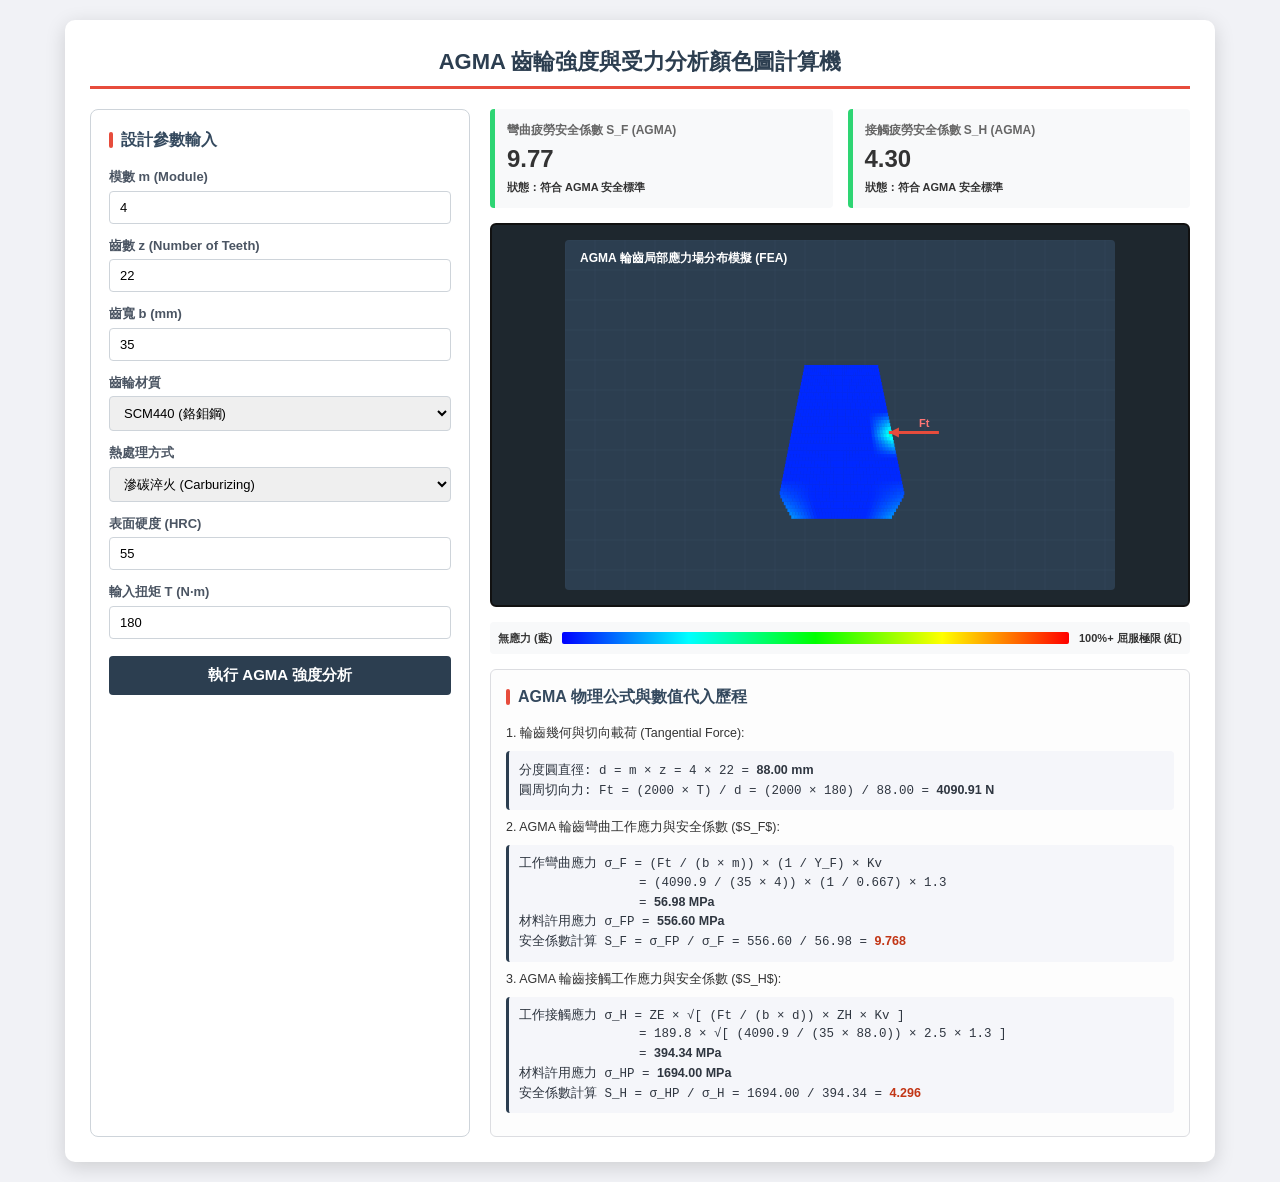
<file: AGMA 齒輪強度與受力分析顏色圖計算機.html>
<!DOCTYPE html>
<html lang="zh-TW">
<head>
    <meta charset="UTF-8">
    <meta name="viewport" content="width=device-width, initial-scale=1.0">
    <title>AGMA 齒輪強度與受力分析顏色圖計算機 (公式動態顯示版)</title>
    <style>
        :root {
            --primary-color: #2c3e50;
            --secondary-color: #34495e;
            --accent-color: #e74c3c;
            --bg-color: #f1f2f6;
            --card-bg: #ffffff;
            --border-color: #ced4da;
            --success-color: #2ed573;
            --warning-color: #ffa502;
            --danger-color: #ff4757;
        }

        * {
            box-sizing: border-box;
            margin: 0;
            padding: 0;
            font-family: "Helvetica Neue", Helvetica, Arial, "PingFang TC", sans-serif;
        }

        body {
            background-color: var(--bg-color);
            color: #333;
            line-height: 1.5;
            padding: 20px;
        }

        .container {
            max-width: 1150px;
            margin: 0 auto;
            background: var(--card-bg);
            padding: 25px;
            border-radius: 10px;
            box-shadow: 0 5px 20px rgba(0,0,0,0.15);
        }

        h1 {
            text-align: center;
            color: var(--primary-color);
            margin-bottom: 20px;
            font-size: 22px;
            border-bottom: 3px solid var(--accent-color);
            padding-bottom: 8px;
        }

        .main-layout {
            display: grid;
            grid-template-columns: 380px 1fr;
            gap: 20px;
        }

        @media (max-width: 900px) {
            .main-layout {
                grid-template-columns: 1fr;
            }
        }

        .panel {
            background: #ffffff;
            padding: 18px;
            border-radius: 8px;
            border: 1px solid var(--border-color);
        }

        h2 {
            font-size: 16px;
            color: var(--secondary-color);
            margin-bottom: 15px;
            display: flex;
            align-items: center;
        }

        h2::before {
            content: "";
            display: inline-block;
            width: 4px;
            height: 16px;
            background-color: var(--accent-color);
            margin-right: 8px;
            border-radius: 2px;
        }

        .form-group {
            margin-bottom: 12px;
        }

        label {
            display: block;
            margin-bottom: 4px;
            font-weight: bold;
            font-size: 13px;
            color: #4b5563;
        }

        input[type="number"], select {
            width: 100%;
            padding: 8px 10px;
            border: 1px solid var(--border-color);
            border-radius: 4px;
            font-size: 13px;
        }

        input:disabled, select:disabled {
            background-color: #e9ecef;
            color: #6c757d;
        }

        .btn-calc {
            width: 100%;
            padding: 10px;
            background-color: var(--primary-color);
            color: white;
            border: none;
            border-radius: 4px;
            font-size: 15px;
            font-weight: bold;
            cursor: pointer;
            transition: all 0.2s;
            margin-top: 5px;
        }

        .btn-calc:hover {
            background-color: #1a252f;
        }

        .visual-container {
            display: flex;
            flex-direction: column;
            gap: 15px;
        }

        .dashboard-row {
            display: grid;
            grid-template-columns: 1fr 1fr;
            gap: 15px;
        }

        .metric-card {
            background: #f8f9fa;
            border-left: 5px solid #ccc;
            padding: 12px;
            border-radius: 4px;
        }
        .metric-card.safe { border-left-color: var(--success-color); }
        .metric-card.warning { border-left-color: var(--warning-color); }
        .metric-card.danger { border-left-color: var(--danger-color); }

        .metric-title { font-size: 12px; color: #666; font-weight: bold; }
        .metric-value { font-size: 24px; font-weight: bold; margin: 2px 0; }
        .metric-status { font-size: 11px; font-weight: bold; }

        .canvas-wrapper {
            position: relative;
            background: #1e272e; 
            border-radius: 6px;
            display: flex;
            justify-content: center;
            align-items: center;
            padding: 15px;
            border: 2px solid #111;
        }

        canvas {
            border-radius: 4px;
            max-width: 100%;
        }

        .color-bar-container {
            display: flex;
            align-items: center;
            gap: 10px;
            background: #f8f9fa;
            padding: 8px;
            border-radius: 4px;
            font-size: 11px;
            font-weight: bold;
        }
        .color-bar {
            flex: 1;
            height: 12px;
            background: linear-gradient(to right, #0000ff, #00ffff, #00ff00, #ffff00, #ff0000);
            border-radius: 2px;
        }

        /* 公式與歷程顯示面板 */
        .formula-log-panel {
            background: #fdfdfd;
            border: 1px solid #dcdde1;
            border-radius: 6px;
            padding: 15px;
            font-size: 12.5px;
        }

        .formula-block {
            background: #f5f6fa;
            padding: 10px;
            border-radius: 4px;
            margin: 8px 0;
            font-family: "Courier New", Courier, monospace;
            overflow-x: auto;
            white-space: pre-wrap;
            color: #2f3640;
            border-left: 3px solid var(--primary-color);
        }
        
        .math-symbol {
            font-weight: bold;
            color: #c23616;
        }
    </style>
</head>
<body>

<div class="container">
    <h1>AGMA 齒輪強度與受力分析顏色圖計算機</h1>
    
    <div class="main-layout">
        <!-- 左側面板 -->
        <div class="panel">
            <h2>設計參數輸入</h2>
            <div class="form-group">
                <label for="module">模數 m (Module)</label>
                <input type="number" id="module" value="4" step="0.1" min="0.5">
            </div>
            <div class="form-group">
                <label for="teeth">齒數 z (Number of Teeth)</label>
                <input type="number" id="teeth" value="22" step="1" min="10">
            </div>
            <div class="form-group">
                <label for="facewidth">齒寬 b (mm)</label>
                <input type="number" id="facewidth" value="35" step="1" min="1">
            </div>
            <div class="form-group">
                <label for="material">齒輪材質</label>
                <select id="material" onchange="handleUIFeedback()">
                    <option value="SCM440">SCM440 (鉻鉬鋼)</option>
                    <option value="black_cross">黑十字 (高強度合金鋼)</option>
                    <option value="carburizing_steel">20CrMnTi/SCM415 (滲碳鋼)</option>
                    <option value="S45C">S45C (中碳鋼)</option>
                    <option value="mc_nylon">MC 尼龍 (工程塑膠)</option>
                </select>
            </div>
            <div class="form-group">
                <label for="heattreat">熱處理方式</label>
                <select id="heattreat" onchange="handleUIFeedback()">
                    <option value="carburizing">滲碳淬火 (Carburizing)</option>
                    <option value="induction">高週波淬火 (Induction)</option>
                    <option value="thermal">調質處理 (Thermal Refining / Hrc22~24)</option>
                    <option value="none">無 (生材狀態 / Raw)</option>
                </select>
            </div>
            <div class="form-group">
                <label for="hardness">表面硬度 (HRC)</label>
                <input type="number" id="hardness" value="55" min="1" max="70">
            </div>
            <div class="form-group">
                <label for="torque">輸入扭矩 T (N·m)</label>
                <input type="number" id="torque" value="180" step="5" min="0.1">
            </div>
            <button class="btn-calc" onclick="runAnalysis()">執行 AGMA 強度分析</button>
        </div>
        
        <!-- 右側面板 -->
        <div class="visual-container">
            <div class="dashboard-row">
                <div class="metric-card" id="card-bending">
                    <div class="metric-title">彎曲疲勞安全係數 S_F (AGMA)</div>
                    <div class="metric-value" id="val-bending">--</div>
                    <div class="metric-status" id="status-bending">狀態：等待計算</div>
                </div>
                <div class="metric-card" id="card-contact">
                    <div class="metric-title">接觸疲勞安全係數 S_H (AGMA)</div>
                    <div class="metric-value" id="val-contact">--</div>
                    <div class="metric-status" id="status-contact">狀態：等待計算</div>
                </div>
            </div>

            <!-- Canvas 受力顏色圖 -->
            <div class="canvas-wrapper">
                <canvas id="stressCanvas" width="550" height="350"></canvas>
            </div>

            <!-- 色階尺 -->
            <div class="color-bar-container">
                <span>無應力 (藍)</span>
                <div class="color-bar"></div>
                <span>100%+ 屈服極限 (紅)</span>
            </div>

            <!-- 動態公式與歷程紀錄面板 -->
            <div class="formula-log-panel">
                <h2>AGMA 物理公式與數值代入歷程</h2>
                
                <div>1. 輪齒幾何與切向載荷 (Tangential Force):</div>
                <div class="formula-block" id="log-geometry">---</div>

                <div>2. AGMA 輪齒彎曲工作應力與安全係數 ($S_F$):</div>
                <div class="formula-block" id="log-bending">---</div>

                <div>3. AGMA 輪齒接觸工作應力與安全係數 ($S_H$):</div>
                <div class="formula-block" id="log-contact">---</div>
            </div>
        </div>
    </div>
</div>

<script>
function handleUIFeedback() {
    const material = document.getElementById('material').value;
    const heattreat = document.getElementById('heattreat').value;
    const hardnessInput = document.getElementById('hardness');
    const heattreatSelect = document.getElementById('heattreat');

    if (material === 'mc_nylon') {
        hardnessInput.value = "10";
        heattreatSelect.value = "none";
        hardnessInput.disabled = true;
        heattreatSelect.disabled = true;
        return;
    }

    hardnessInput.disabled = false;
    heattreatSelect.disabled = false;

    if (heattreat === 'thermal') {
        hardnessInput.value = "23";
        hardnessInput.disabled = true;
    } else if (heattreat === 'none') {
        hardnessInput.value = "18";
        hardnessInput.disabled = true;
    } else {
        if (hardnessInput.value <= 23 || hardnessInput.value == 18) {
            hardnessInput.value = "55";
        }
    }
}

function runAnalysis() {
    const m = parseFloat(document.getElementById('module').value);
    const z = parseInt(document.getElementById('teeth').value);
    const b = parseFloat(document.getElementById('facewidth').value);
    const material = document.getElementById('material').value;
    const heattreat = document.getElementById('heattreat').value;
    const hrc = parseFloat(document.getElementById('hardness').value);
    const T = parseFloat(document.getElementById('torque').value);

    if (m<=0 || z<=0 || b<=0 || T<=0) { alert("請填入有效的正數！"); return; }

    // 1. 幾何核心公式
    const d = m * z;
    const ft = (2000 * T) / d;

    // 2. 形狀與動態修正
    let Y_F = 0.3 + 0.7 / (1 + 20 / z);
    if (z < 17) Y_F *= 0.88;
    const Kv = 1.3;

    // 3. 工作應力計算
    const sigma_F = (ft / (b * m)) * (1 / Y_F) * Kv;
    let ZE = 189.8; 
    if (material === 'mc_nylon') ZE = 25.0;
    const ZH = 2.5; 
    const sigma_H = ZE * Math.sqrt((ft / (b * d)) * ZH) * Math.sqrt(Kv);

    // 4. 材料許用應力極限
    let base_sig_F = 0; let base_sig_H = 0;
    switch(material) {
        case 'black_cross':       base_sig_F = hrc * 9.5; base_sig_H = hrc * 29.0; break;
        case 'SCM440':            base_sig_F = hrc * 8.8; base_sig_H = hrc * 28.0; break;
        case 'carburizing_steel': base_sig_F = hrc * 8.5; base_sig_H = hrc * 27.5; break;
        case 'S45C':              base_sig_F = hrc * 7.2; base_sig_H = hrc * 23.0; break;
        case 'mc_nylon':          base_sig_F = 65.0;      base_sig_H = 45.0;       break;
    }

    let factor_F = 1.0; let factor_H = 1.0;
    if (material !== 'mc_nylon') {
        if (heattreat === 'carburizing') { factor_F = 1.15; factor_H = 1.10; }
        else if (heattreat === 'induction') { factor_F = 1.00; factor_H = 1.00; }
        else if (heattreat === 'thermal') { factor_F = 1.05; factor_H = 0.90; }
        else if (heattreat === 'none') { factor_F = 0.55; factor_H = 0.50; }
    }

    const allowable_F = base_sig_F * factor_F;
    const allowable_H = base_sig_H * factor_H;

    // 5. 安全係數
    const SF = allowable_F / sigma_F;
    const SH = allowable_H / sigma_H;

    // 更新儀表板
    updateCard('bending', SF);
    updateCard('contact', SH);

    // 渲染顏色圖
    drawStressContour(sigma_F / allowable_F, sigma_H / allowable_H, m, z);

    // 【新功能】動態將公式與數據渲染至前端面板
    renderFormulaLogs(m, z, d, T, ft, b, Y_F, Kv, sigma_F, allowable_F, SF, ZE, ZH, sigma_H, allowable_H, SH);
}

function updateCard(type, val) {
    const card = document.getElementById(`card-${type}`);
    const valueEl = document.getElementById(`val-${type}`);
    const statusEl = document.getElementById(`status-${type}`);

    valueEl.innerText = val > 99 ? "99+" : val.toFixed(2);
    card.className = "metric-card";

    if (val >= 1.2) {
        card.classList.add('safe');
        statusEl.innerHTML = "狀態：符合 AGMA 安全標準";
    } else if (val >= 1.0) {
        card.classList.add('warning');
        statusEl.innerHTML = "狀態：臨界邊緣 (建議優化)";
    } else {
        card.classList.add('danger');
        statusEl.innerHTML = "狀態：強度超載 (結構斷裂風險)";
    }
}

function renderFormulaLogs(m, z, d, T, ft, b, Y_F, Kv, sigma_F, allowable_F, SF, ZE, ZH, sigma_H, allowable_H, SH) {
    // 1. 幾何
    document.getElementById('log-geometry').innerHTML = 
        `分度圓直徑: d = m × z = ${m} × ${z} = <b>${d.toFixed(2)} mm</b>\n` +
        `圓周切向力: Ft = (2000 × T) / d = (2000 × ${T}) / ${d.toFixed(2)} = <b>${ft.toFixed(2)} N</b>`;

    // 2. 彎曲強度
    document.getElementById('log-bending').innerHTML = 
        `工作彎曲應力 σ_F = (Ft / (b × m)) × (1 / Y_F) × Kv\n` +
        `                = (${ft.toFixed(1)} / (${b} × ${m})) × (1 / ${Y_F.toFixed(3)}) × ${Kv}\n` +
        `                = <b>${sigma_F.toFixed(2)} MPa</b>\n` +
        `材料許用應力 σ_FP = <b>${allowable_F.toFixed(2)} MPa</b>\n` +
        `安全係數計算 S_F = σ_FP / σ_F = ${allowable_F.toFixed(2)} / ${sigma_F.toFixed(2)} = <span class="math-symbol">${SF.toFixed(3)}</span>`;

    // 3. 接觸強度
    document.getElementById('log-contact').innerHTML = 
        `工作接觸應力 σ_H = ZE × √[ (Ft / (b × d)) × ZH × Kv ]\n` +
        `                = ${ZE} × √[ (${ft.toFixed(1)} / (${b} × ${d.toFixed(1)})) × ${ZH} × ${Kv} ]\n` +
        `                = <b>${sigma_H.toFixed(2)} MPa</b>\n` +
        `材料許用應力 σ_HP = <b>${allowable_H.toFixed(2)} MPa</b>\n` +
        `安全係數計算 S_H = σ_HP / σ_H = ${allowable_H.toFixed(2)} / ${sigma_H.toFixed(2)} = <span class="math-symbol">${SH.toFixed(3)}</span>`;
}

// Canvas 繪圖核心
function drawStressContour(bendLoadFactor, contactLoadFactor, m, z) {
    const canvas = document.getElementById('stressCanvas');
    const ctx = canvas.getContext('2d');
    
    ctx.fillStyle = '#2c3e50';
    ctx.fillRect(0, 0, canvas.width, canvas.height);

    const cx = canvas.width / 2;
    const cy = canvas.height / 2 + 25;

    function getStressColor(intensity) {
        intensity = Math.max(0, Math.min(1.1, intensity));
        const hue = 240 - (intensity * 240);
        return `hsl(${hue}, 100%, 50%)`;
    }

    ctx.strokeStyle = '#34495e';
    ctx.lineWidth = 0.5;
    for(let i=0; i<canvas.width; i+=30) {
        ctx.beginPath(); ctx.moveTo(i, 0); ctx.lineTo(i, canvas.height); ctx.stroke();
    }
    for(let j=0; j<canvas.height; j+=30) {
        ctx.beginPath(); ctx.moveTo(0, j); ctx.lineTo(canvas.width, j); ctx.stroke();
    }

    ctx.fillStyle = '#ffffff';
    ctx.font = 'bold 12px sans-serif';
    ctx.fillText('AGMA 輪齒局部應力場分布模擬 (FEA)', 15, 22);

    const toothHeight = 150; 
    const meshRows = 45;
    const meshCols = 35;

    for (let r = 0; r < meshRows; r++) {
        const rowRatio = r / (meshRows - 1); 
        const yPos = cy + (toothHeight / 2) - (rowRatio * toothHeight);
        let baseWidth = 130 * (1 - rowRatio * 0.45);

        if (rowRatio < 0.15) {
            const rootTransition = rowRatio / 0.15;
            baseWidth *= (0.75 + rootTransition * 0.25);
        }

        for (let c = 0; c < meshCols; c++) {
            const colRatio = c / (meshCols - 1); 
            const xOffset = (colRatio - 0.5) * baseWidth;
            const xPos = cx + xOffset;

            let localStress = 0.04; 

            if (rowRatio <= 0.25) {
                const distToEdge = Math.min(colRatio, 1.0 - colRatio); 
                if (distToEdge < 0.25) {
                    const edgeFactor = (1.0 - (distToEdge / 0.25));
                    const rowFactor = (1.0 - (rowRatio / 0.25));
                    localStress += bendLoadFactor * edgeFactor * rowFactor * 0.95;
                }
            }

            const contactTargetRow = 0.55;
            const dy = Math.abs(rowRatio - contactTargetRow);
            const dxFromRight = 1.0 - colRatio; 

            if (dy < 0.15 && dxFromRight < 0.2) {
                const hertzYFactor = 1.0 - (dy / 0.15);
                const hertzXFactor = 1.0 - (dxFromRight / 0.2);
                localStress += contactLoadFactor * hertzYFactor * hertzXFactor * 1.1;
            }

            ctx.fillStyle = getStressColor(localStress);
            const cellW = baseWidth / meshCols + 0.5;
            const cellH = toothHeight / meshRows + 0.5;
            ctx.fillRect(xPos, yPos, cellW, cellH);
        }
    }

    // 作用力箭頭
    const arrowY = cy + (toothHeight / 2) - (0.55 * toothHeight); 
    const arrowEndX = cx + (130 * (1 - 0.55 * 0.45)) / 2;
    const arrowStartX = arrowEndX + 50;

    ctx.strokeStyle = '#e74c3c';
    ctx.lineWidth = 3;
    ctx.beginPath(); ctx.moveTo(arrowStartX, arrowY); ctx.lineTo(arrowEndX, arrowY); ctx.stroke();

    ctx.fillStyle = '#e74c3c';
    ctx.beginPath();
    ctx.moveTo(arrowEndX, arrowY); ctx.lineTo(arrowEndX + 10, arrowY - 5); ctx.lineTo(arrowEndX + 10, arrowY + 5);
    ctx.fill();

    ctx.fillStyle = '#ff7675';
    ctx.font = 'bold 11px sans-serif';
    ctx.fillText('Ft', arrowStartX - 20, arrowY - 6);
}

window.onload = function() {
    handleUIFeedback();
    runAnalysis();
};
</script>

</body>
</html>
</file>
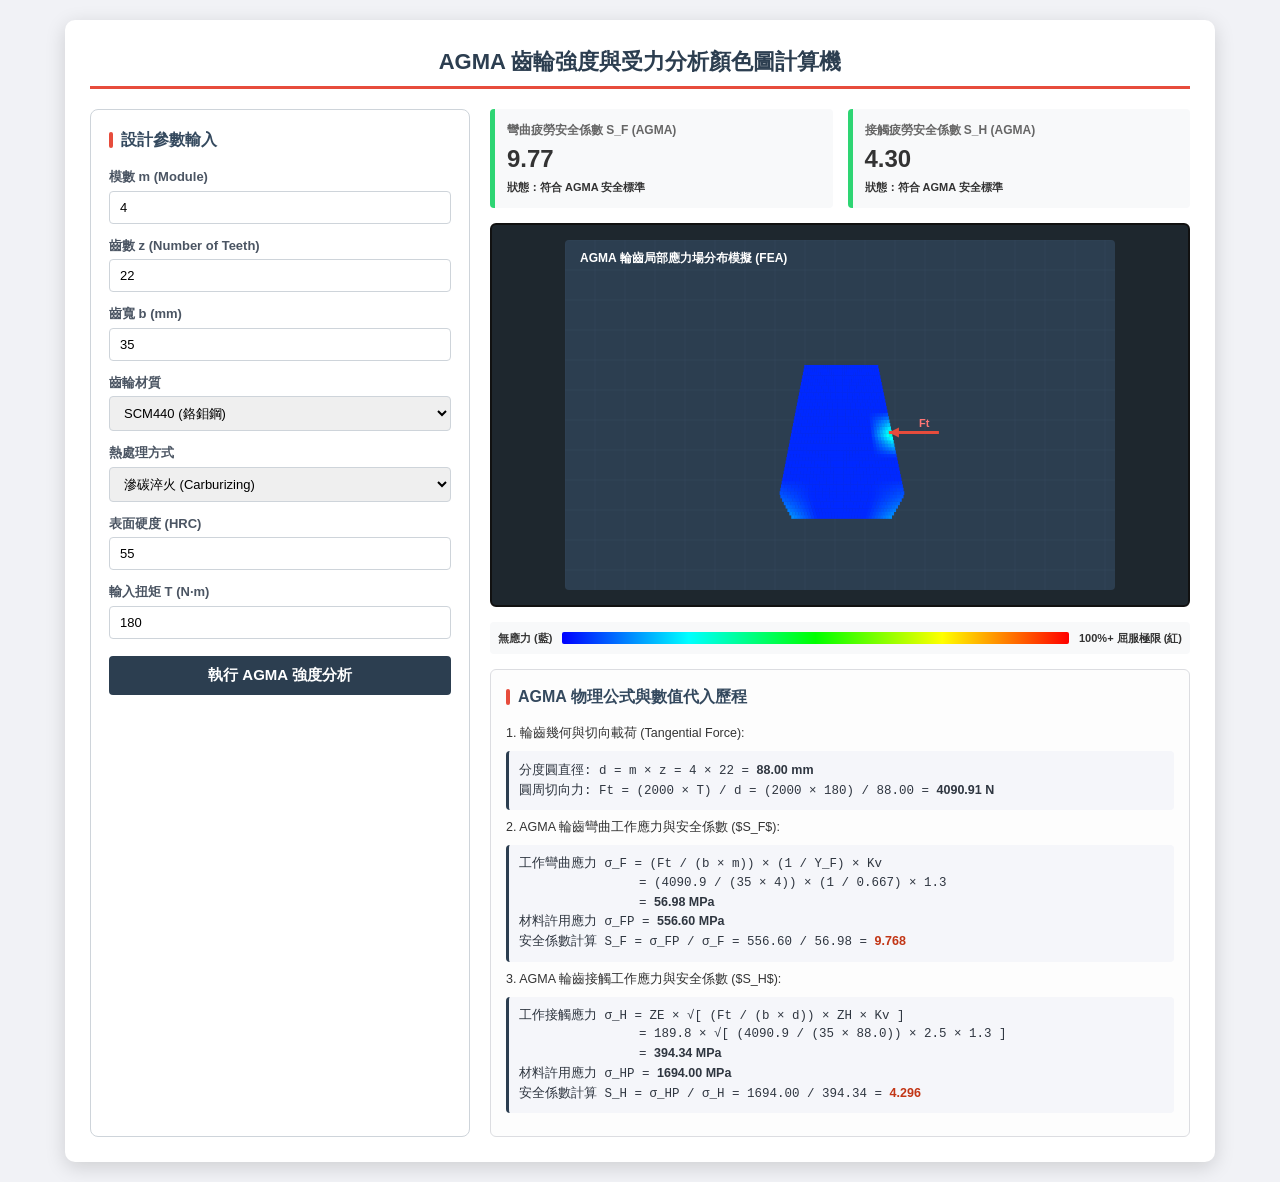
<file: agma-calculator.html>
<!DOCTYPE html>
<html lang="zh-TW">
<head>
    <meta charset="UTF-8">
    <meta name="viewport" content="width=device-width, initial-scale=1.0">
    <title>AGMA 齒輪強度與受力分析顏色圖計算機 (公式動態顯示版)</title>
    <style>
        :root {
            --primary-color: #2c3e50;
            --secondary-color: #34495e;
            --accent-color: #e74c3c;
            --bg-color: #f1f2f6;
            --card-bg: #ffffff;
            --border-color: #ced4da;
            --success-color: #2ed573;
            --warning-color: #ffa502;
            --danger-color: #ff4757;
        }

        * {
            box-sizing: border-box;
            margin: 0;
            padding: 0;
            font-family: "Helvetica Neue", Helvetica, Arial, "PingFang TC", sans-serif;
        }

        body {
            background-color: var(--bg-color);
            color: #333;
            line-height: 1.5;
            padding: 20px;
        }

        .container {
            max-width: 1150px;
            margin: 0 auto;
            background: var(--card-bg);
            padding: 25px;
            border-radius: 10px;
            box-shadow: 0 5px 20px rgba(0,0,0,0.15);
        }

        h1 {
            text-align: center;
            color: var(--primary-color);
            margin-bottom: 20px;
            font-size: 22px;
            border-bottom: 3px solid var(--accent-color);
            padding-bottom: 8px;
        }

        .main-layout {
            display: grid;
            grid-template-columns: 380px 1fr;
            gap: 20px;
        }

        @media (max-width: 900px) {
            .main-layout {
                grid-template-columns: 1fr;
            }
        }

        .panel {
            background: #ffffff;
            padding: 18px;
            border-radius: 8px;
            border: 1px solid var(--border-color);
        }

        h2 {
            font-size: 16px;
            color: var(--secondary-color);
            margin-bottom: 15px;
            display: flex;
            align-items: center;
        }

        h2::before {
            content: "";
            display: inline-block;
            width: 4px;
            height: 16px;
            background-color: var(--accent-color);
            margin-right: 8px;
            border-radius: 2px;
        }

        .form-group {
            margin-bottom: 12px;
        }

        label {
            display: block;
            margin-bottom: 4px;
            font-weight: bold;
            font-size: 13px;
            color: #4b5563;
        }

        input[type="number"], select {
            width: 100%;
            padding: 8px 10px;
            border: 1px solid var(--border-color);
            border-radius: 4px;
            font-size: 13px;
        }

        input:disabled, select:disabled {
            background-color: #e9ecef;
            color: #6c757d;
        }

        .btn-calc {
            width: 100%;
            padding: 10px;
            background-color: var(--primary-color);
            color: white;
            border: none;
            border-radius: 4px;
            font-size: 15px;
            font-weight: bold;
            cursor: pointer;
            transition: all 0.2s;
            margin-top: 5px;
        }

        .btn-calc:hover {
            background-color: #1a252f;
        }

        .visual-container {
            display: flex;
            flex-direction: column;
            gap: 15px;
        }

        .dashboard-row {
            display: grid;
            grid-template-columns: 1fr 1fr;
            gap: 15px;
        }

        .metric-card {
            background: #f8f9fa;
            border-left: 5px solid #ccc;
            padding: 12px;
            border-radius: 4px;
        }
        .metric-card.safe { border-left-color: var(--success-color); }
        .metric-card.warning { border-left-color: var(--warning-color); }
        .metric-card.danger { border-left-color: var(--danger-color); }

        .metric-title { font-size: 12px; color: #666; font-weight: bold; }
        .metric-value { font-size: 24px; font-weight: bold; margin: 2px 0; }
        .metric-status { font-size: 11px; font-weight: bold; }

        .canvas-wrapper {
            position: relative;
            background: #1e272e; 
            border-radius: 6px;
            display: flex;
            justify-content: center;
            align-items: center;
            padding: 15px;
            border: 2px solid #111;
        }

        canvas {
            border-radius: 4px;
            max-width: 100%;
        }

        .color-bar-container {
            display: flex;
            align-items: center;
            gap: 10px;
            background: #f8f9fa;
            padding: 8px;
            border-radius: 4px;
            font-size: 11px;
            font-weight: bold;
        }
        .color-bar {
            flex: 1;
            height: 12px;
            background: linear-gradient(to right, #0000ff, #00ffff, #00ff00, #ffff00, #ff0000);
            border-radius: 2px;
        }

        /* 公式與歷程顯示面板 */
        .formula-log-panel {
            background: #fdfdfd;
            border: 1px solid #dcdde1;
            border-radius: 6px;
            padding: 15px;
            font-size: 12.5px;
        }

        .formula-block {
            background: #f5f6fa;
            padding: 10px;
            border-radius: 4px;
            margin: 8px 0;
            font-family: "Courier New", Courier, monospace;
            overflow-x: auto;
            white-space: pre-wrap;
            color: #2f3640;
            border-left: 3px solid var(--primary-color);
        }
        
        .math-symbol {
            font-weight: bold;
            color: #c23616;
        }
    </style>
</head>
<body>

<div class="container">
    <h1>AGMA 齒輪強度與受力分析顏色圖計算機</h1>
    
    <div class="main-layout">
        <!-- 左側面板 -->
        <div class="panel">
            <h2>設計參數輸入</h2>
            <div class="form-group">
                <label for="module">模數 m (Module)</label>
                <input type="number" id="module" value="4" step="0.1" min="0.5">
            </div>
            <div class="form-group">
                <label for="teeth">齒數 z (Number of Teeth)</label>
                <input type="number" id="teeth" value="22" step="1" min="10">
            </div>
            <div class="form-group">
                <label for="facewidth">齒寬 b (mm)</label>
                <input type="number" id="facewidth" value="35" step="1" min="1">
            </div>
            <div class="form-group">
                <label for="material">齒輪材質</label>
                <select id="material" onchange="handleUIFeedback()">
                    <option value="SCM440">SCM440 (鉻鉬鋼)</option>
                    <option value="black_cross">黑十字 (高強度合金鋼)</option>
                    <option value="carburizing_steel">20CrMnTi/SCM415 (滲碳鋼)</option>
                    <option value="S45C">S45C (中碳鋼)</option>
                    <option value="mc_nylon">MC 尼龍 (工程塑膠)</option>
                </select>
            </div>
            <div class="form-group">
                <label for="heattreat">熱處理方式</label>
                <select id="heattreat" onchange="handleUIFeedback()">
                    <option value="carburizing">滲碳淬火 (Carburizing)</option>
                    <option value="induction">高週波淬火 (Induction)</option>
                    <option value="thermal">調質處理 (Thermal Refining / Hrc22~24)</option>
                    <option value="none">無 (生材狀態 / Raw)</option>
                </select>
            </div>
            <div class="form-group">
                <label for="hardness">表面硬度 (HRC)</label>
                <input type="number" id="hardness" value="55" min="1" max="70">
            </div>
            <div class="form-group">
                <label for="torque">輸入扭矩 T (N·m)</label>
                <input type="number" id="torque" value="180" step="5" min="0.1">
            </div>
            <button class="btn-calc" onclick="runAnalysis()">執行 AGMA 強度分析</button>
        </div>
        
        <!-- 右側面板 -->
        <div class="visual-container">
            <div class="dashboard-row">
                <div class="metric-card" id="card-bending">
                    <div class="metric-title">彎曲疲勞安全係數 S_F (AGMA)</div>
                    <div class="metric-value" id="val-bending">--</div>
                    <div class="metric-status" id="status-bending">狀態：等待計算</div>
                </div>
                <div class="metric-card" id="card-contact">
                    <div class="metric-title">接觸疲勞安全係數 S_H (AGMA)</div>
                    <div class="metric-value" id="val-contact">--</div>
                    <div class="metric-status" id="status-contact">狀態：等待計算</div>
                </div>
            </div>

            <!-- Canvas 受力顏色圖 -->
            <div class="canvas-wrapper">
                <canvas id="stressCanvas" width="550" height="350"></canvas>
            </div>

            <!-- 色階尺 -->
            <div class="color-bar-container">
                <span>無應力 (藍)</span>
                <div class="color-bar"></div>
                <span>100%+ 屈服極限 (紅)</span>
            </div>

            <!-- 動態公式與歷程紀錄面板 -->
            <div class="formula-log-panel">
                <h2>AGMA 物理公式與數值代入歷程</h2>
                
                <div>1. 輪齒幾何與切向載荷 (Tangential Force):</div>
                <div class="formula-block" id="log-geometry">---</div>

                <div>2. AGMA 輪齒彎曲工作應力與安全係數 ($S_F$):</div>
                <div class="formula-block" id="log-bending">---</div>

                <div>3. AGMA 輪齒接觸工作應力與安全係數 ($S_H$):</div>
                <div class="formula-block" id="log-contact">---</div>
            </div>
        </div>
    </div>
</div>

<script>
function handleUIFeedback() {
    const material = document.getElementById('material').value;
    const heattreat = document.getElementById('heattreat').value;
    const hardnessInput = document.getElementById('hardness');
    const heattreatSelect = document.getElementById('heattreat');

    if (material === 'mc_nylon') {
        hardnessInput.value = "10";
        heattreatSelect.value = "none";
        hardnessInput.disabled = true;
        heattreatSelect.disabled = true;
        return;
    }

    hardnessInput.disabled = false;
    heattreatSelect.disabled = false;

    if (heattreat === 'thermal') {
        hardnessInput.value = "23";
        hardnessInput.disabled = true;
    } else if (heattreat === 'none') {
        hardnessInput.value = "18";
        hardnessInput.disabled = true;
    } else {
        if (hardnessInput.value <= 23 || hardnessInput.value == 18) {
            hardnessInput.value = "55";
        }
    }
}

function runAnalysis() {
    const m = parseFloat(document.getElementById('module').value);
    const z = parseInt(document.getElementById('teeth').value);
    const b = parseFloat(document.getElementById('facewidth').value);
    const material = document.getElementById('material').value;
    const heattreat = document.getElementById('heattreat').value;
    const hrc = parseFloat(document.getElementById('hardness').value);
    const T = parseFloat(document.getElementById('torque').value);

    if (m<=0 || z<=0 || b<=0 || T<=0) { alert("請填入有效的正數！"); return; }

    // 1. 幾何核心公式
    const d = m * z;
    const ft = (2000 * T) / d;

    // 2. 形狀與動態修正
    let Y_F = 0.3 + 0.7 / (1 + 20 / z);
    if (z < 17) Y_F *= 0.88;
    const Kv = 1.3;

    // 3. 工作應力計算
    const sigma_F = (ft / (b * m)) * (1 / Y_F) * Kv;
    let ZE = 189.8; 
    if (material === 'mc_nylon') ZE = 25.0;
    const ZH = 2.5; 
    const sigma_H = ZE * Math.sqrt((ft / (b * d)) * ZH) * Math.sqrt(Kv);

    // 4. 材料許用應力極限
    let base_sig_F = 0; let base_sig_H = 0;
    switch(material) {
        case 'black_cross':       base_sig_F = hrc * 9.5; base_sig_H = hrc * 29.0; break;
        case 'SCM440':            base_sig_F = hrc * 8.8; base_sig_H = hrc * 28.0; break;
        case 'carburizing_steel': base_sig_F = hrc * 8.5; base_sig_H = hrc * 27.5; break;
        case 'S45C':              base_sig_F = hrc * 7.2; base_sig_H = hrc * 23.0; break;
        case 'mc_nylon':          base_sig_F = 65.0;      base_sig_H = 45.0;       break;
    }

    let factor_F = 1.0; let factor_H = 1.0;
    if (material !== 'mc_nylon') {
        if (heattreat === 'carburizing') { factor_F = 1.15; factor_H = 1.10; }
        else if (heattreat === 'induction') { factor_F = 1.00; factor_H = 1.00; }
        else if (heattreat === 'thermal') { factor_F = 1.05; factor_H = 0.90; }
        else if (heattreat === 'none') { factor_F = 0.55; factor_H = 0.50; }
    }

    const allowable_F = base_sig_F * factor_F;
    const allowable_H = base_sig_H * factor_H;

    // 5. 安全係數
    const SF = allowable_F / sigma_F;
    const SH = allowable_H / sigma_H;

    // 更新儀表板
    updateCard('bending', SF);
    updateCard('contact', SH);

    // 渲染顏色圖
    drawStressContour(sigma_F / allowable_F, sigma_H / allowable_H, m, z);

    // 【新功能】動態將公式與數據渲染至前端面板
    renderFormulaLogs(m, z, d, T, ft, b, Y_F, Kv, sigma_F, allowable_F, SF, ZE, ZH, sigma_H, allowable_H, SH);
}

function updateCard(type, val) {
    const card = document.getElementById(`card-${type}`);
    const valueEl = document.getElementById(`val-${type}`);
    const statusEl = document.getElementById(`status-${type}`);

    valueEl.innerText = val > 99 ? "99+" : val.toFixed(2);
    card.className = "metric-card";

    if (val >= 1.2) {
        card.classList.add('safe');
        statusEl.innerHTML = "狀態：符合 AGMA 安全標準";
    } else if (val >= 1.0) {
        card.classList.add('warning');
        statusEl.innerHTML = "狀態：臨界邊緣 (建議優化)";
    } else {
        card.classList.add('danger');
        statusEl.innerHTML = "狀態：強度超載 (結構斷裂風險)";
    }
}

function renderFormulaLogs(m, z, d, T, ft, b, Y_F, Kv, sigma_F, allowable_F, SF, ZE, ZH, sigma_H, allowable_H, SH) {
    // 1. 幾何
    document.getElementById('log-geometry').innerHTML = 
        `分度圓直徑: d = m × z = ${m} × ${z} = <b>${d.toFixed(2)} mm</b>\n` +
        `圓周切向力: Ft = (2000 × T) / d = (2000 × ${T}) / ${d.toFixed(2)} = <b>${ft.toFixed(2)} N</b>`;

    // 2. 彎曲強度
    document.getElementById('log-bending').innerHTML = 
        `工作彎曲應力 σ_F = (Ft / (b × m)) × (1 / Y_F) × Kv\n` +
        `                = (${ft.toFixed(1)} / (${b} × ${m})) × (1 / ${Y_F.toFixed(3)}) × ${Kv}\n` +
        `                = <b>${sigma_F.toFixed(2)} MPa</b>\n` +
        `材料許用應力 σ_FP = <b>${allowable_F.toFixed(2)} MPa</b>\n` +
        `安全係數計算 S_F = σ_FP / σ_F = ${allowable_F.toFixed(2)} / ${sigma_F.toFixed(2)} = <span class="math-symbol">${SF.toFixed(3)}</span>`;

    // 3. 接觸強度
    document.getElementById('log-contact').innerHTML = 
        `工作接觸應力 σ_H = ZE × √[ (Ft / (b × d)) × ZH × Kv ]\n` +
        `                = ${ZE} × √[ (${ft.toFixed(1)} / (${b} × ${d.toFixed(1)})) × ${ZH} × ${Kv} ]\n` +
        `                = <b>${sigma_H.toFixed(2)} MPa</b>\n` +
        `材料許用應力 σ_HP = <b>${allowable_H.toFixed(2)} MPa</b>\n` +
        `安全係數計算 S_H = σ_HP / σ_H = ${allowable_H.toFixed(2)} / ${sigma_H.toFixed(2)} = <span class="math-symbol">${SH.toFixed(3)}</span>`;
}

// Canvas 繪圖核心
function drawStressContour(bendLoadFactor, contactLoadFactor, m, z) {
    const canvas = document.getElementById('stressCanvas');
    const ctx = canvas.getContext('2d');
    
    ctx.fillStyle = '#2c3e50';
    ctx.fillRect(0, 0, canvas.width, canvas.height);

    const cx = canvas.width / 2;
    const cy = canvas.height / 2 + 25;

    function getStressColor(intensity) {
        intensity = Math.max(0, Math.min(1.1, intensity));
        const hue = 240 - (intensity * 240);
        return `hsl(${hue}, 100%, 50%)`;
    }

    ctx.strokeStyle = '#34495e';
    ctx.lineWidth = 0.5;
    for(let i=0; i<canvas.width; i+=30) {
        ctx.beginPath(); ctx.moveTo(i, 0); ctx.lineTo(i, canvas.height); ctx.stroke();
    }
    for(let j=0; j<canvas.height; j+=30) {
        ctx.beginPath(); ctx.moveTo(0, j); ctx.lineTo(canvas.width, j); ctx.stroke();
    }

    ctx.fillStyle = '#ffffff';
    ctx.font = 'bold 12px sans-serif';
    ctx.fillText('AGMA 輪齒局部應力場分布模擬 (FEA)', 15, 22);

    const toothHeight = 150; 
    const meshRows = 45;
    const meshCols = 35;

    for (let r = 0; r < meshRows; r++) {
        const rowRatio = r / (meshRows - 1); 
        const yPos = cy + (toothHeight / 2) - (rowRatio * toothHeight);
        let baseWidth = 130 * (1 - rowRatio * 0.45);

        if (rowRatio < 0.15) {
            const rootTransition = rowRatio / 0.15;
            baseWidth *= (0.75 + rootTransition * 0.25);
        }

        for (let c = 0; c < meshCols; c++) {
            const colRatio = c / (meshCols - 1); 
            const xOffset = (colRatio - 0.5) * baseWidth;
            const xPos = cx + xOffset;

            let localStress = 0.04; 

            if (rowRatio <= 0.25) {
                const distToEdge = Math.min(colRatio, 1.0 - colRatio); 
                if (distToEdge < 0.25) {
                    const edgeFactor = (1.0 - (distToEdge / 0.25));
                    const rowFactor = (1.0 - (rowRatio / 0.25));
                    localStress += bendLoadFactor * edgeFactor * rowFactor * 0.95;
                }
            }

            const contactTargetRow = 0.55;
            const dy = Math.abs(rowRatio - contactTargetRow);
            const dxFromRight = 1.0 - colRatio; 

            if (dy < 0.15 && dxFromRight < 0.2) {
                const hertzYFactor = 1.0 - (dy / 0.15);
                const hertzXFactor = 1.0 - (dxFromRight / 0.2);
                localStress += contactLoadFactor * hertzYFactor * hertzXFactor * 1.1;
            }

            ctx.fillStyle = getStressColor(localStress);
            const cellW = baseWidth / meshCols + 0.5;
            const cellH = toothHeight / meshRows + 0.5;
            ctx.fillRect(xPos, yPos, cellW, cellH);
        }
    }

    // 作用力箭頭
    const arrowY = cy + (toothHeight / 2) - (0.55 * toothHeight); 
    const arrowEndX = cx + (130 * (1 - 0.55 * 0.45)) / 2;
    const arrowStartX = arrowEndX + 50;

    ctx.strokeStyle = '#e74c3c';
    ctx.lineWidth = 3;
    ctx.beginPath(); ctx.moveTo(arrowStartX, arrowY); ctx.lineTo(arrowEndX, arrowY); ctx.stroke();

    ctx.fillStyle = '#e74c3c';
    ctx.beginPath();
    ctx.moveTo(arrowEndX, arrowY); ctx.lineTo(arrowEndX + 10, arrowY - 5); ctx.lineTo(arrowEndX + 10, arrowY + 5);
    ctx.fill();

    ctx.fillStyle = '#ff7675';
    ctx.font = 'bold 11px sans-serif';
    ctx.fillText('Ft', arrowStartX - 20, arrowY - 6);
}

window.onload = function() {
    handleUIFeedback();
    runAnalysis();
};
</script>

</body>
</html>
</file>
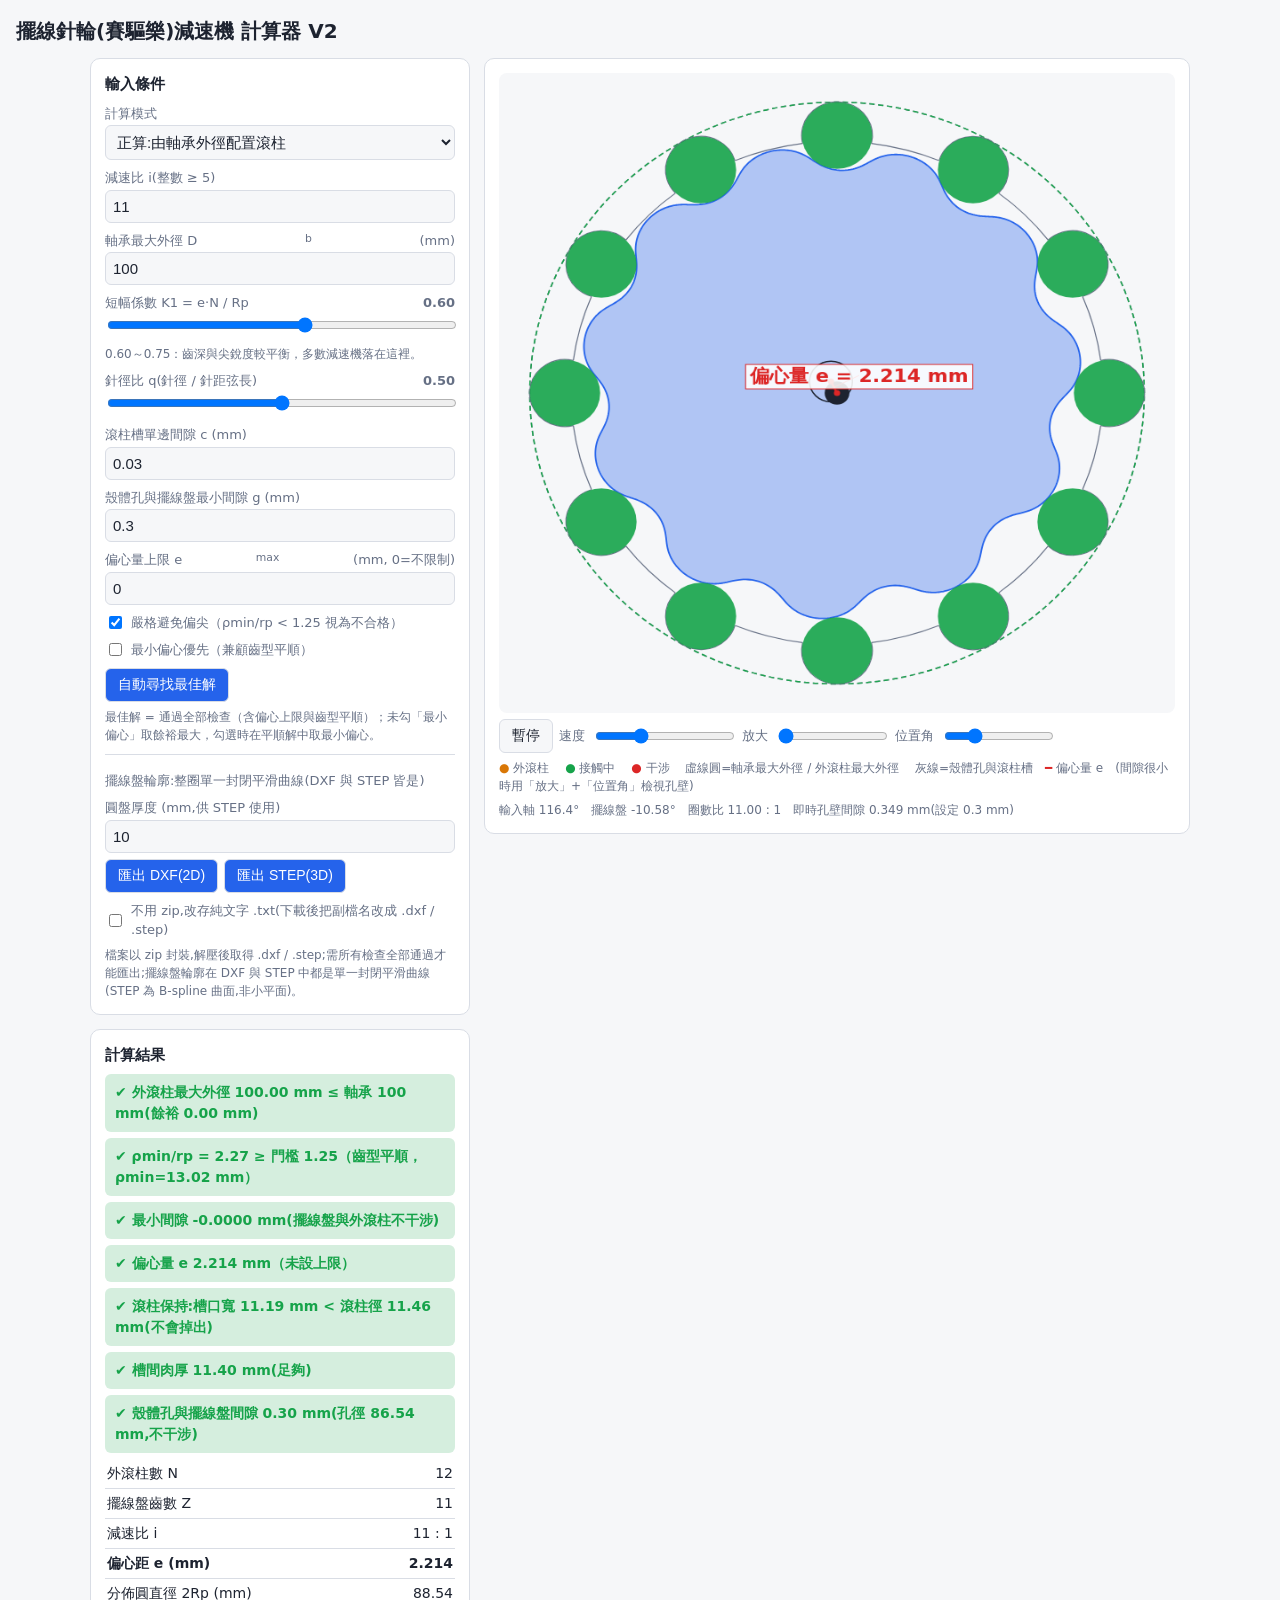
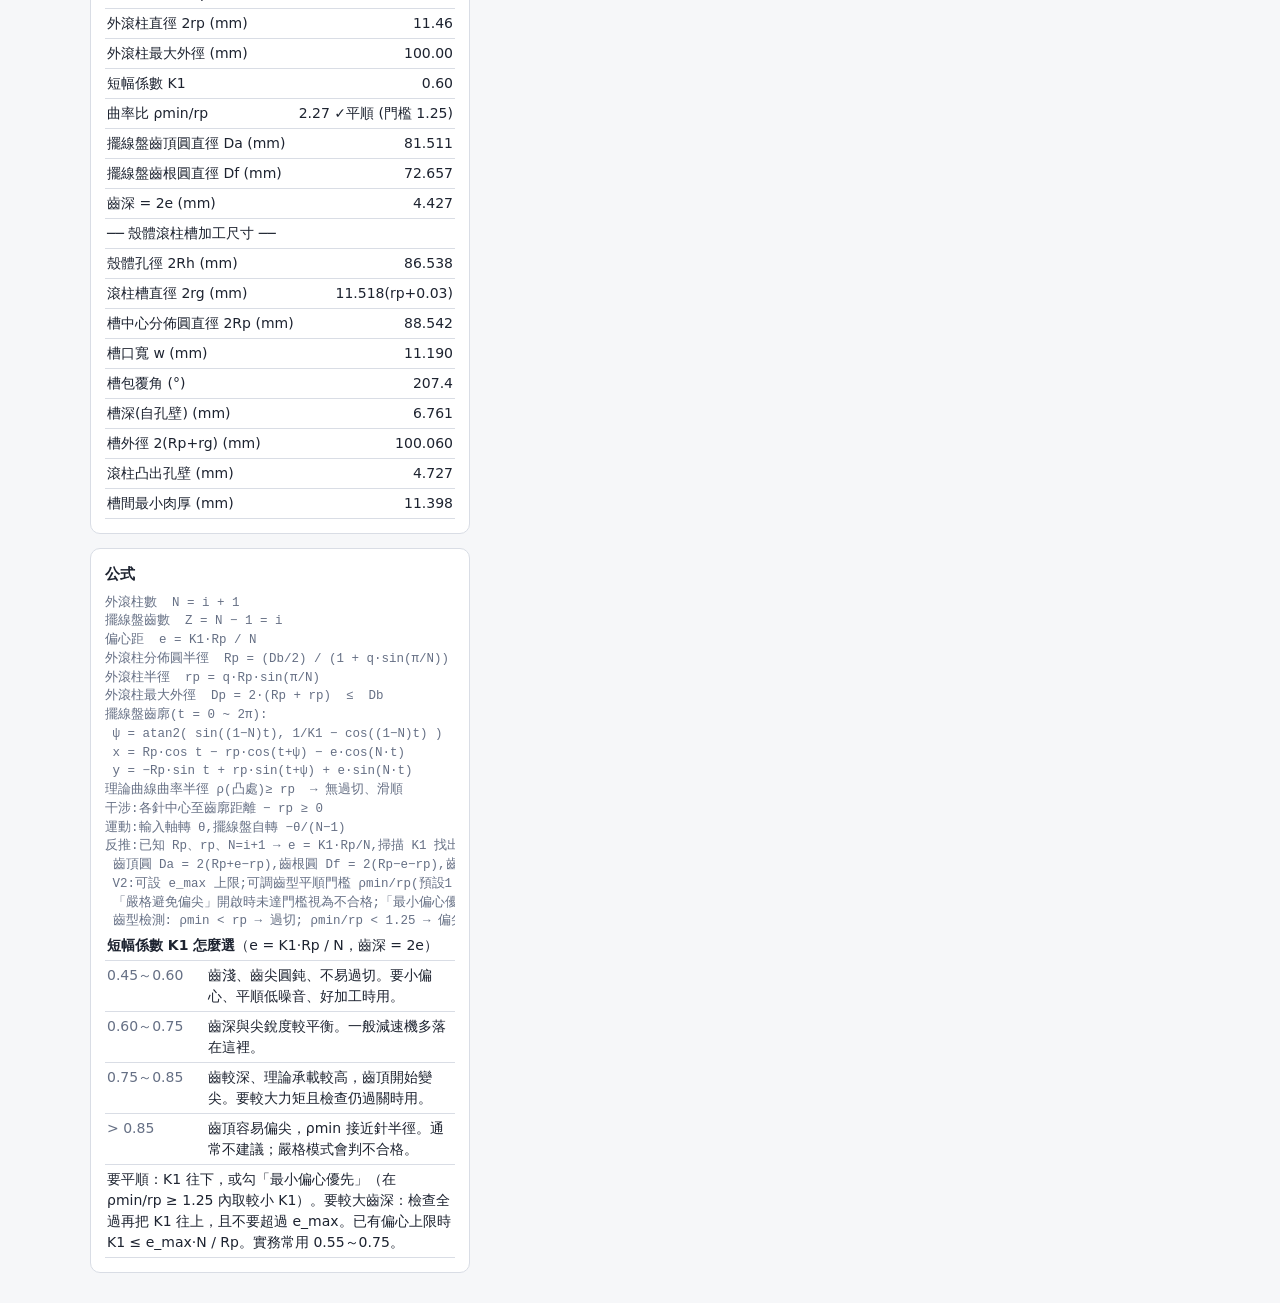
<file: 擺線針輪(賽驅樂)減速機計算器V2.html>
<!DOCTYPE html>
<html lang="zh-Hant"><head><meta charset="utf-8">
<meta name="viewport" content="width=device-width, initial-scale=1, viewport-fit=cover">
<title>擺線針輪(賽驅樂)減速機計算器 V2</title>
<style>
:root{--bg:#f6f7f9;--card:#fff;--tx:#1d2330;--mut:#667085;--bd:#d9dde5;--ac:#2563eb;--ok:#16a34a;--bad:#dc2626;--pin:#d97706;--disc:#2563eb;box-sizing:border-box;padding-top:env(safe-area-inset-top,0px);padding-bottom:env(safe-area-inset-bottom,0px)}
@media(prefers-color-scheme:dark){:root:not([data-theme="light"]){--bg:#12151c;--card:#1b1f2a;--tx:#e8eaf0;--mut:#98a2b3;--bd:#323848;--ac:#60a5fa;--ok:#4ade80;--bad:#f87171;--pin:#fbbf24;--disc:#60a5fa}}
*{box-sizing:border-box}html{scroll-padding-top:env(safe-area-inset-top,0px)}
body{margin:0;background:var(--bg);color:var(--tx);font:15px/1.5 system-ui,"Noto Sans TC",sans-serif;padding:16px}
h1{font-size:20px;margin:0 0 12px}h2{font-size:15px;margin:0 0 8px}
.wrap{display:grid;grid-template-columns:minmax(300px,380px) 1fr;gap:14px;max-width:1100px;margin:auto}
@media(max-width:800px){.wrap{grid-template-columns:1fr}}
.card{background:var(--card);border:1px solid var(--bd);border-radius:10px;padding:14px;margin-bottom:14px}
label{display:flex;justify-content:space-between;gap:8px;margin:8px 0 2px;font-size:13px;color:var(--mut)}
input[type=number]{width:100%;padding:7px;border:1px solid var(--bd);border-radius:6px;background:var(--bg);color:var(--tx);font-size:15px}
input[type=range]{width:100%}
button{padding:7px 12px;border:1px solid var(--bd);border-radius:6px;background:var(--ac);color:#fff;cursor:pointer;font-size:14px;margin:6px 6px 0 0}
button.g{background:var(--bg);color:var(--tx)}
table{width:100%;border-collapse:collapse;font-size:14px}td{padding:4px 2px;border-bottom:1px solid var(--bd)}td:last-child{text-align:right;font-variant-numeric:tabular-nums}
.badge{display:block;padding:8px 10px;border-radius:6px;margin:6px 0;font-size:14px;font-weight:600}
.ok{background:color-mix(in srgb,var(--ok) 18%,transparent);color:var(--ok)}.bad{background:color-mix(in srgb,var(--bad) 18%,transparent);color:var(--bad)}.warn{background:color-mix(in srgb,var(--pin) 20%,transparent);color:var(--pin)}
canvas{width:100%;aspect-ratio:1;max-height:640px;display:block;border-radius:8px;background:var(--bg)}
.fx{overflow-x:auto;font-family:ui-monospace,monospace;font-size:12.5px;color:var(--mut);white-space:pre}
.lg{font-size:12px;color:var(--mut);margin-top:6px}
table.guide td,table.guide td:last-child{text-align:left;font-variant-numeric:normal;vertical-align:top}
table.guide td:first-child:not([colspan]){white-space:nowrap;width:7.2em;color:var(--mut)}
</style></head><body>
<h1>擺線針輪(賽驅樂)減速機 計算器 V2</h1>
<div class="wrap">
<div>
 <div class="card"><h2>輸入條件</h2>
  <label>計算模式</label><select id="mode" style="width:100%;padding:7px;border:1px solid var(--bd);border-radius:6px;background:var(--bg);color:var(--tx);font-size:15px"><option value="fwd">正算:由軸承外徑配置滾柱</option><option value="rev">反推:已知滾柱 → 擺線盤與偏心量</option></select>
  <label>減速比 i(整數 ≥ 5)</label><input type="number" id="ratio" value="11" min="5" step="1">
  <label>軸承最大外徑 D<sub>b</sub> (mm)</label><input type="number" id="dmax" value="100" min="20" step="1">
  <div id="revbox" style="display:none"><label>外滾柱中心圓直徑 2Rp (mm)</label><input type="number" id="rpcd" value="88.54" min="1" step="0.01">
   <label>外滾柱外徑 2rp (mm)</label><input type="number" id="rpd" value="11.46" min="0.5" step="0.01">
   <div class="lg" id="pinwarn" style="font-weight:600"></div>
   <button id="brev">反推偏心量與擺線盤</button><div class="lg">此模式以上方「軸承最大外徑」作為上限檢查(外滾柱最大外徑 = 中心圓直徑 + 外徑);針徑比 q 不使用。</div></div>
  <label><span>短幅係數 K1 = e·N / Rp</span><b id="k1v"></b></label><input type="range" id="k1" min="0.1" max="0.98" step="0.01" value="0.6">
  <div class="lg" id="k1hint"></div>
  <label><span>針徑比 q(針徑 / 針距弦長)</span><b id="qv"></b></label><input type="range" id="q" min="0.2" max="0.8" step="0.01" value="0.5">
  <label>滾柱槽單邊間隙 c (mm)</label><input type="number" id="gc" value="0.03" min="0" step="0.01">
  <label>殼體孔與擺線盤最小間隙 g (mm)</label><input type="number" id="gg" value="0.3" min="0" step="0.05">
  <label>偏心量上限 e<sub>max</sub> (mm, 0=不限制)</label><input type="number" id="emax" value="0" min="0" step="0.01">
  <input type="hidden" id="rhomin" value="1.25">
  <label style="gap:6px;justify-content:flex-start;align-items:center"><input type="checkbox" id="strictS" checked> 嚴格避免偏尖（ρmin/rp &lt; 1.25 視為不合格）</label>
  <label style="gap:6px;justify-content:flex-start;align-items:center"><input type="checkbox" id="mine"> 最小偏心優先（兼顧齒型平順）</label>
  <button id="auto">自動尋找最佳解</button>
  <div class="lg" id="automsg">最佳解 = 通過全部檢查（含偏心上限與齒型平順）；未勾「最小偏心」取餘裕最大，勾選時在平順解中取最小偏心。</div>
  <div id="exbox" style="margin-top:10px;border-top:1px solid var(--bd);padding-top:8px"><label>擺線盤輪廓:整圈單一封閉平滑曲線(DXF 與 STEP 皆是)</label>
   <label>圓盤厚度 (mm,供 STEP 使用)</label><input type="number" id="thk" value="10" min="1" step="1">
   <button id="bdxf">匯出 DXF(2D)</button><button id="bstp">匯出 STEP(3D)</button>
   <label style="margin-top:8px;gap:6px;justify-content:flex-start;align-items:center"><input type="checkbox" id="ztxt">不用 zip,改存純文字 .txt(下載後把副檔名改成 .dxf / .step)</label>
   <div class="lg" id="exmsg">檔案以 zip 封裝,解壓後取得 .dxf / .step;需所有檢查全部通過才能匯出;擺線盤輪廓在 DXF 與 STEP 中都是單一封閉平滑曲線(STEP 為 B-spline 曲面,非小平面)。</div></div>
 </div>
 <div class="card" id="revcard" style="display:none"><h2>反推結果</h2><div id="rev"></div></div>
 <div class="card"><h2>計算結果</h2><div id="chk"></div><table id="res"></table></div>
 <div class="card"><h2>公式</h2><div class="fx">外滾柱數  N = i + 1
擺線盤齒數  Z = N − 1 = i
偏心距  e = K1·Rp / N
外滾柱分佈圓半徑  Rp = (Db/2) / (1 + q·sin(π/N))
外滾柱半徑  rp = q·Rp·sin(π/N)
外滾柱最大外徑  Dp = 2·(Rp + rp)  ≤  Db
擺線盤齒廓(t = 0 ~ 2π):
 ψ = atan2( sin((1−N)t), 1/K1 − cos((1−N)t) )
 x = Rp·cos t − rp·cos(t+ψ) − e·cos(N·t)
 y = −Rp·sin t + rp·sin(t+ψ) + e·sin(N·t)
理論曲線曲率半徑 ρ(凸處)≥ rp  → 無過切、滑順
干涉:各針中心至齒廓距離 − rp ≥ 0
運動:輸入軸轉 θ,擺線盤自轉 −θ/(N−1)
反推:已知 Rp、rp、N=i+1 → e = K1·Rp/N,掃描 K1 找出同時滿足曲率、干涉、槽保持、偏心上限的範圍
 齒頂圓 Da = 2(Rp+e−rp),齒根圓 Df = 2(Rp−e−rp),齒深 = 2e
 V2:可設 e_max 上限;可調齒型平順門檻 ρmin/rp(預設1.25)
 「嚴格避免偏尖」開啟時未達門檻視為不合格;「最小偏心優先」在平順解中取最小 e
 齒型檢測: ρmin < rp → 過切; ρmin/rp < 1.25 → 偏尖(建議降 K1 或略增 q)</div>
 <table class="guide">
 <tr><td colspan="2"><b>短幅係數 K1 怎麼選</b>（e = K1·Rp / N，齒深 = 2e）</td></tr>
 <tr><td>0.45～0.60</td><td>齒淺、齒尖圓鈍、不易過切。要小偏心、平順低噪音、好加工時用。</td></tr>
 <tr><td>0.60～0.75</td><td>齒深與尖銳度較平衡。一般減速機多落在這裡。</td></tr>
 <tr><td>0.75～0.85</td><td>齒較深、理論承載較高，齒頂開始變尖。要較大力矩且檢查仍過關時用。</td></tr>
 <tr><td>> 0.85</td><td>齒頂容易偏尖，ρmin 接近針半徑。通常不建議；嚴格模式會判不合格。</td></tr>
 <tr><td colspan="2">要平順：K1 往下，或勾「最小偏心優先」（在 ρmin/rp ≥ 1.25 內取較小 K1）。要較大齒深：檢查全過再把 K1 往上，且不要超過 e_max。已有偏心上限時 K1 ≤ e_max·N / Rp。實務常用 0.55～0.75。</td></tr>
 </table></div>
</div>
<div>
 <div class="card"><canvas id="cv" width="760" height="760"></canvas>
  <button id="play" class="g">暫停</button><label style="display:inline-flex;gap:8px;align-items:center">速度<input type="range" id="spd" min="0.1" max="3" step="0.1" value="1" style="width:140px"></label>
  <label style="display:inline-flex;gap:8px;align-items:center">放大<input type="range" id="zm" min="1" max="10" step="0.5" value="1" style="width:110px"></label>
  <label style="display:inline-flex;gap:8px;align-items:center">位置角<input type="range" id="za" min="0" max="360" step="1" value="90" style="width:110px"></label>
  <div class="lg"><span style="color:var(--pin)">●</span> 外滾柱 　<span style="color:var(--ok)">●</span> 接觸中 　<span style="color:var(--bad)">●</span> 干涉 　虛線圓=軸承最大外徑 / 外滾柱最大外徑 　灰線=殼體孔與滾柱槽　<span style="color:var(--bad)">━</span> 偏心量 e　(間隙很小時用「放大」+「位置角」檢視孔壁)</div>
  <div class="lg" id="ang"></div></div>
</div></div>
<script>
const $=id=>document.getElementById(id);
let P=null,prof=[],theta=0,playing=true;
function calc(){
 const i=Math.max(5,Math.round(+$('ratio').value||5)),Db=+$('dmax').value||100,K1=+$('k1').value,q=+$('q').value;
 const REV=$('mode').value=='rev',N=i+1,s=Math.sin(Math.PI/N),Rp=REV?(+$('rpcd').value||1)/2:(Db/2)/(1+q*s),rp=REV?(+$('rpd').value||1)/2:q*Rp*s,e=K1*Rp/N,Dp=2*(Rp+rp);
 // 齒廓
 const M=Math.max(1440,30*N);prof=[];
 for(let k=0;k<M;k++){const t=2*Math.PI*k/M,u=(1-N)*t,psi=Math.atan2(Math.sin(u),1/K1-Math.cos(u));
  prof.push([Rp*Math.cos(t)-rp*Math.cos(t+psi)-e*Math.cos(N*t),-Rp*Math.sin(t)+rp*Math.sin(t+psi)+e*Math.sin(N*t)]);}
 // 曲率(凸處最小曲率半徑)
 let rho=Infinity;
 for(let k=0;k<M;k++){const t=2*Math.PI*k/M,c=Math.cos(t),sn=Math.sin(t),cn=Math.cos(N*t),sN=Math.sin(N*t);
  const x1=-Rp*sn+e*N*sN,y1=-Rp*c+e*N*cn,x2=-Rp*c+e*N*N*cn,y2=Rp*sn-e*N*N*sN;
  const cu=(x1*y2-y1*x2)/Math.pow(x1*x1+y1*y1,1.5);if(cu<0)rho=Math.min(rho,-1/cu);}
 P={i,N,Db,K1,q,Rp,rp,e,Dp,rho,M};
 // 干涉掃描
 let mn=1e9;const st=Math.max(1,Math.floor(M/720));
 for(let n=0;n<(FAST?0:48);n++){const th=2*Math.PI*n/48;const cl=clear(th);for(const c of cl)mn=Math.min(mn,c);}
 P.minClear=FAST?0:mn;
 P.H=housing();P.okH=P.H.ok0&&P.H.okR&&P.H.okW;
 const emax=+$('emax').value||0;P.emax=emax;P.okE=emax<=0||e<=emax+1e-9;
 P.rhoRatio=rp>0?rho/rp:0;
 const rth=Math.max(1,+$('rhomin').value||1.25);P.rth=rth;
 const strict=$('strictS').checked;P.strictS=strict;
 P.okD=Dp<=Db+1e-9;P.okU=rho>=rp;P.okI=mn>=-0.01*rp;
 P.okS=!strict||P.rhoRatio>=rth-1e-9; /* 嚴格模式才把偏尖算不合格 */
 P.ok=P.okD&&P.okU&&P.okI&&P.okH&&P.okE&&P.okS;
 show();
}
function housing(){const{N,Rp,rp,e}=P,c=Math.max(0,+$('gc').value||0),g=Math.max(0,+$('gg').value||0);
 let rm=0;for(const p of prof)rm=Math.max(rm,Math.hypot(p[0],p[1]));
 const Rtip=rm+e,Rh=Rtip+g,rg=rp+c,x=(Rp*Rp+Rh*Rh-rg*rg)/(2*Rp),yy=Rh*Rh-x*x,H={c,g,Rtip,Rh,rg,ok0:false,okR:false,okW:false};
 if(yy<=0||Rh>=Rp+rg)return H;
 const y=Math.sqrt(yy),T=2*Math.PI,m=a=>((a%T)+T)%T;
 H.ok0=true;H.w=2*y;H.phi=Math.atan2(y,x);H.am=m(Math.atan2(-y,x-Rp));H.ap=m(Math.atan2(y,x-Rp));if(H.ap<H.am)H.ap+=T;
 H.protr=Rh-(Rp-rp);H.depth=Rp+rg-Rh;
 const wa=Math.PI/N-H.phi;H.web=wa>0?2*Rh*Math.sin(wa):-1;H.webO=2*Rp*Math.sin(Math.PI/N)-2*rg;
 H.okR=H.w<2*rp-0.02&&H.protr>0;H.okW=H.web>=0.3&&H.webO>=0.3;return H}
function hbadges(){const H=P.H,f=(v,n=2)=>v.toFixed(n),b=(ok,t)=>`<span class="badge ${ok?'ok':'bad'}">${ok?'✔':'✘'} ${t}</span>`;
 if(!H.ok0)return b(false,'殼體槽幾何無法成立(孔徑與槽圓不相交)');
 return b(H.okR,`滾柱保持:槽口寬 ${f(H.w)} mm ${H.okR?'&lt;':'≥'} 滾柱徑 ${f(2*P.rp)} mm(${H.okR?'不會掉出':'需加擋圈/側蓋,或加大針徑 q、降低 K1'})`)+b(H.okW,`槽間肉厚 ${f(Math.min(H.web,H.webO))} mm(${H.okW?'足夠':'&lt; 0.3 mm 太薄'})`)+b(true,`殼體孔與擺線盤間隙 ${f(H.g)} mm(孔徑 ${f(2*H.Rh)} mm,不干涉)`)}
function hrows(){const H=P.H,f=(v,n=3)=>v.toFixed(n);if(!H.ok0)return[];
 return[['── 殼體滾柱槽加工尺寸 ──',''],['殼體孔徑 2Rh (mm)',f(2*H.Rh)],['滾柱槽直徑 2rg (mm)',f(2*H.rg)+'(rp+'+f(H.c,2)+')'],['槽中心分佈圓直徑 2Rp (mm)',f(2*P.Rp)],['槽口寬 w (mm)',f(H.w)],['槽包覆角 (°)',f((H.ap-H.am)*180/Math.PI,1)],['槽深(自孔壁) (mm)',f(H.depth)],['槽外徑 2(Rp+rg) (mm)',f(2*(P.Rp+H.rg))],['滾柱凸出孔壁 (mm)',f(H.protr)],['槽間最小肉厚 (mm)',f(Math.min(H.web,H.webO))]]}
function clear(th){ // 每支針的最小間隙
 const{N,Rp,rp,e}=P,a=-th/(N-1),c=Math.cos(a),s=Math.sin(a),Cx=e*Math.cos(th),Cy=e*Math.sin(th),out=[];
 const st=Math.max(1,Math.floor(P.M/(24*N)));
 for(let j=0;j<N;j++){const ph=2*Math.PI*j/N,px=Rp*Math.cos(ph)-Cx,py=Rp*Math.sin(ph)-Cy,qx=c*px+s*py,qy=-s*px+c*py;
  let d=1e18;for(let k=0;k<prof.length;k+=st){const dx=qx-prof[k][0],dy=qy-prof[k][1],v=dx*dx+dy*dy;if(v<d)d=v;}
  out.push(Math.sqrt(d)-rp);}
 return out;}
function show(){
 const f=(v,n=3)=>v.toFixed(n);
 if(!FAST&&$('mode').value=='rev')renderRev();
 $('k1v').textContent=f(+$('k1').value,2);$('qv').textContent=f(+$('q').value,2);
 {const k1=+$('k1').value,kh=$('k1hint');
  if(kh) kh.textContent=k1<0.45?'K1 偏低：齒很淺、承載偏小，僅在空間極緊時使用。':k1<0.6?'0.45～0.60：齒淺、齒尖圓鈍、不易過切。適合小偏心、要平順低噪音、加工要好做。':k1<=0.75?'0.60～0.75：齒深與尖銳度較平衡，多數減速機落在這裡。':k1<=0.85?'0.75～0.85：齒較深、理論承載較高，但齒頂開始變尖，需確認 ρmin/rp 仍達標。':'> 0.85：齒頂很容易偏尖，嚴格模式常判不合格，一般不建議。';}
 const b=(ok,t)=>`<span class="badge ${ok?'ok':'bad'}">${ok?'✔':'✘'} ${t}</span>`;
 {const d=P.Dp-P.Db,pw=$('pinwarn');if(pw){pw.style.color=P.okD?css('--ok'):css('--bad');pw.textContent=P.okD?`✔ 外滾柱最大外徑 ${f(P.Dp,2)} mm,距軸承上限尚有 ${f(Math.max(0,-d),2)} mm`:`✘ 外滾柱最大外徑 ${f(P.Dp,2)} mm,超出軸承 ${f(d,2)} mm;請讓「中心圓直徑 + 外滾柱外徑」至少再減少 ${f(d,2)} mm`}}
 const rr=P.rhoRatio,rth=P.rth,sharp=P.okU&&rr<rth,sharpBad=!P.okU;
 const bU=sharpBad?b(false,`曲率半徑 ρmin ${f(P.rho,2)} mm < 針半徑 ${f(P.rp,2)} mm（齒廓過切，齒型尖銳）`):
  sharp?(P.strictS?b(false,`ρmin/rp = ${f(rr,2)} &lt; 門檻 ${f(rth,2)}（齒型偏尖，嚴格模式不合格；請降低 K1 或略增 q）`):
   `<span class="badge warn">⚠ ρmin/rp = ${f(rr,2)} &lt; 門檻 ${f(rth,2)}（齒型偏尖，建議降低 K1 或略增 q）</span>`):
  b(true,`ρmin/rp = ${f(rr,2)} ≥ 門檻 ${f(rth,2)}（齒型平順，ρmin=${f(P.rho,2)} mm）`);
 $('chk').innerHTML=b(P.okD,`外滾柱最大外徑 ${f(P.Dp,2)} mm ${P.okD?'≤':'>'} 軸承 ${P.Db} mm(${P.okD?'餘裕 '+f(Math.max(0,P.Db-P.Dp),2):'超出 '+f(P.Dp-P.Db,2)} mm)`)+
  bU+
  b(P.okI,`最小間隙 ${f(P.minClear,4)} mm(${P.okI?'擺線盤與外滾柱不干涉':'有干涉'})`)+
  b(P.okE,P.emax<=0?`偏心量 e ${f(P.e,3)} mm（未設上限）`:`偏心量 e ${f(P.e,3)} mm ${P.okE?'≤':'>'} 上限 ${f(P.emax,2)} mm`)+hbadges();
 const R=[['外滾柱數 N',P.N],['擺線盤齒數 Z',P.N-1],['減速比 i',P.i+' : 1'],['偏心距 e (mm)',f(P.e)],['分佈圓直徑 2Rp (mm)',f(2*P.Rp,2)],['外滾柱直徑 2rp (mm)',f(2*P.rp,2)],['外滾柱最大外徑 (mm)',f(P.Dp,2)],['短幅係數 K1',f(P.K1,2)],['曲率比 ρmin/rp',f(rr,2)+(sharp?' ⚠偏尖':' ✓平順')+' (門檻 '+f(rth,2)+')'],['擺線盤齒頂圓直徑 Da (mm)',f(2*(P.Rp+P.e-P.rp))],['擺線盤齒根圓直徑 Df (mm)',f(2*(P.Rp-P.e-P.rp))],['齒深 = 2e (mm)',f(2*P.e)]].concat(hrows());
 $('res').innerHTML=R.map(r=>r[0].startsWith('偏心距')?`<tr><td><b>${r[0]}</b></td><td><b>${r[1]}</b></td></tr>`:`<tr><td>${r[0]}</td><td>${r[1]}</td></tr>`).join('');
}
function css(n){return getComputedStyle(document.documentElement).getPropertyValue(n).trim()}
function draw(){
 const cv=$('cv'),g=cv.getContext('2d'),W=cv.width,{N,Rp,rp,e,Db,Dp}=P,z=+$('zm').value||1,sc=z*W/2/(Math.max(Db,Dp)/2*1.1);
 g.clearRect(0,0,W,W);const ps=(+$('za').value||0)*Math.PI/180,zc=P.H&&P.H.ok0?P.H.Rh*(1-1/z):0,zx=zc*Math.cos(ps),zy=zc*Math.sin(ps);g.save();g.translate(W/2,W/2);g.scale(sc,-sc);g.translate(-zx,-zy);
 const a=-theta/(N-1),c=Math.cos(a),s=Math.sin(a),Cx=e*Math.cos(theta),Cy=e*Math.sin(theta),lw=1.5/sc;
 g.lineWidth=lw;g.setLineDash([6/sc,4/sc]);g.strokeStyle=css('--mut');
 g.beginPath();g.arc(0,0,Db/2,0,7);g.stroke();g.strokeStyle=P.okD?css('--ok'):css('--bad');g.beginPath();g.arc(0,0,Dp/2,0,7);g.stroke();g.setLineDash([]);
 {const H=P.H;if(H&&H.ok0){g.strokeStyle=css('--mut');g.lineWidth=0.8*lw;for(let j=0;j<N;j++){const ph=2*Math.PI*j/N;
  g.beginPath();g.arc(0,0,H.Rh,ph+H.phi,ph+2*Math.PI/N-H.phi);g.stroke();
  g.beginPath();g.arc(Rp*Math.cos(ph),Rp*Math.sin(ph),H.rg,ph+H.am,ph+H.ap);g.stroke();}}}
 // 擺線盤
 g.beginPath();prof.forEach((p,k)=>{const x=Cx+c*p[0]-s*p[1],y=Cy+s*p[0]+c*p[1];k?g.lineTo(x,y):g.moveTo(x,y)});g.closePath();
 g.fillStyle=css('--disc')+'55';g.fill();g.strokeStyle=css('--disc');g.lineWidth=1.2*lw;g.stroke();
 // 外滾柱
 const cl=clear(theta);
 for(let j=0;j<N;j++){const ph=2*Math.PI*j/N;g.beginPath();g.arc(Rp*Math.cos(ph),Rp*Math.sin(ph),rp,0,7);
  const v=cl[j];g.fillStyle=v<-0.01*rp?css('--bad'):v<0.02*rp+0.0005?css('--ok'):css('--pin');g.globalAlpha=.9;g.fill();g.globalAlpha=1;}
 // 偏心軸與中心
 g.beginPath();g.arc(Cx,Cy,e*0.8+rp*0.3,0,7);g.strokeStyle=css('--tx');g.lineWidth=lw;g.stroke();
 g.beginPath();g.arc(0,0,rp*0.35,0,7);g.fillStyle=css('--tx');g.fill();
 g.beginPath();g.moveTo(0,0);g.lineTo(Cx,Cy);g.stroke();
 g.restore();
 {const tx=x=>W/2+(x-zx)*sc,ty=y=>W/2-(y-zy)*sc,x0=tx(0),y0=ty(0),x1=tx(Cx),y1=ty(Cy),mx=(x0+x1)/2,my=(y0+y1)/2,an=Math.atan2(y1-y0,x1-x0),off=Math.max(30,Math.hypot(x1-x0,y1-y0)*0.5+24),lx=mx-Math.sin(an)*off,ly=my+Math.cos(an)*off;
  g.save();g.strokeStyle=css('--bad');g.fillStyle=css('--bad');g.lineWidth=2.5;g.beginPath();g.moveTo(x0,y0);g.lineTo(x1,y1);g.stroke();
  for(const[px,py]of[[x0,y0],[x1,y1]]){g.beginPath();g.arc(px,py,3.5,0,7);g.fill()}
  g.lineWidth=1;g.beginPath();g.moveTo(mx,my);g.lineTo(lx,ly);g.stroke();
  const t='偏心量 e = '+P.e.toFixed(3)+' mm';g.font='600 22px system-ui,sans-serif';const w=(g.measureText(t)||{width:200}).width,bx=Math.min(Math.max(lx-w/2,6),W-w-6),by=Math.min(Math.max(ly+8,26),W-10);
  g.globalAlpha=.88;g.fillStyle=css('--card');g.fillRect(bx-5,by-21,w+10,29);g.globalAlpha=1;g.strokeRect(bx-5,by-21,w+10,29);g.fillStyle=css('--bad');g.fillText(t,bx,by);g.restore()}
 let mr=0;for(const p of prof){const x=Cx+c*p[0]-s*p[1],y=Cy+s*p[0]+c*p[1];mr=Math.max(mr,Math.hypot(x,y))}
 $('ang').textContent=`輸入軸 ${(theta*180/Math.PI%360).toFixed(1)}°　擺線盤 ${((a*180/Math.PI)%360).toFixed(2)}°　圈數比 ${(theta/-a).toFixed(2)} : 1`+(P.H.ok0?`　即時孔壁間隙 ${(P.H.Rh-mr).toFixed(3)} mm(設定 ${P.H.g} mm)`:'');
}
let last=0;
function loop(t){const dt=Math.min(.05,(t-last)/1000||0);last=t;if(playing)theta+=dt*(+$('spd').value)*1.2;draw();requestAnimationFrame(loop)}
$('auto').onclick=autoBest;$('play').onclick=()=>{playing=!playing;$('play').textContent=playing?'暫停':'播放'};
/* ===== 匯出 ===== */
const CT=(()=>{const t=[];for(let n=0;n<256;n++){let c=n;for(let k=0;k<8;k++)c=c&1?0xEDB88320^(c>>>1):c>>>1;t[n]=c>>>0}return t})();
const crc=b=>{let c=~0;for(const x of b)c=CT[(c^x)&255]^(c>>>8);return ~c>>>0};
function zip(name,text){const nb=new TextEncoder().encode(name),d=new TextEncoder().encode(text),cr=crc(d),n=nb.length,L=30+n+d.length,C=46+n,o=new DataView(new ArrayBuffer(L+C+22)),u=new Uint8Array(o.buffer);
 let p=0;const w=(v,s)=>{s==2?o.setUint16(p,v,true):o.setUint32(p,v,true);p+=s};
 w(0x04034b50,4);w(20,2);w(0,2);w(0,2);w(0,2);w(33,2);w(cr,4);w(d.length,4);w(d.length,4);w(n,2);w(0,2);u.set(nb,p);p+=n;u.set(d,p);p+=d.length;
 w(0x02014b50,4);w(20,2);w(20,2);w(0,2);w(0,2);w(0,2);w(33,2);w(cr,4);w(d.length,4);w(d.length,4);w(n,2);w(0,2);w(0,2);w(0,2);w(0,2);w(0,4);w(0,4);u.set(nb,p);p+=n;
 w(0x06054b50,4);w(0,2);w(0,2);w(1,2);w(1,2);w(C,4);w(L,4);w(0,2);return u}
function discQ(){const{Rp,rp,e,N,K1}=P,pf=t=>{const u=(1-N)*t,psi=Math.atan2(Math.sin(u),1/K1-Math.cos(u));return[Rp*Math.cos(t)-rp*Math.cos(t+psi)-e*Math.cos(N*t)+e,-Rp*Math.sin(t)+rp*Math.sin(t+psi)+e*Math.sin(N*t)]};
 const n=Math.min(1500,Math.max(480,40*N)),Q=[];for(let k=0;k<n;k++)Q.push(pf(2*Math.PI*k/n));let A=0;Q.forEach((p,i)=>{const q=Q[(i+1)%n];A+=p[0]*q[1]-q[0]*p[1]});if(A<0)Q.reverse();return Q}
function dxf(){const{Rp,rp,e,N,Db,Dp}=P,o=[],f=v=>(+v).toFixed(5),a=(...v)=>o.push(v.join('\n'));
 const LY=[['DISC',5],['PINS',30],['PINCIRCLE',8],['BEARING_OD',1],['PIN_MAX_OD',3],['CENTER',7],['HOUSING',6]];
 const D=Math.max(Db,Dp)/2*1.1;a(0,'SECTION',2,'HEADER',9,'$ACADVER',1,'AC1009',9,'$EXTMIN',10,f(-D),20,f(-D),30,0,9,'$EXTMAX',10,f(D),20,f(D),30,0,9,'$LIMMIN',10,f(-D),20,f(-D),9,'$LIMMAX',10,f(D),20,f(D),0,'ENDSEC');
 a(0,'SECTION',2,'BLOCKS',0,'ENDSEC');
 a(0,'SECTION',2,'TABLES',0,'TABLE',2,'VPORT',70,1,0,'VPORT',2,'*ACTIVE',70,0,10,0,20,0,11,1,21,1,12,0,22,0,13,0,23,0,14,10,24,10,15,0,25,0,16,0,26,0,36,1,17,0,27,0,37,0,40,f(D*2),41,1.5,42,50,43,0,44,0,50,0,51,0,71,0,72,100,73,1,74,3,75,0,76,0,77,0,78,0,0,'ENDTAB',0,'TABLE',2,'LTYPE',70,1,0,'LTYPE',2,'CONTINUOUS',70,0,3,'Solid line',72,65,73,0,40,0.0,0,'ENDTAB');
 a(0,'TABLE',2,'LAYER',70,LY.length);LY.forEach(l=>a(0,'LAYER',2,l[0],70,0,62,l[1],6,'CONTINUOUS'));a(0,'ENDTAB',0,'ENDSEC');
 a(0,'SECTION',2,'ENTITIES');
 {/* 單一封閉三次 B-spline 曲線(spline-fit 多段線:控制框 + 曲線點),R12 格式,AutoCAD 可直接 PEDIT/SPLINEDIT 轉成 SPLINE */
  const S=pbs(discQ()),n=S.FX.length,w=i=>(i%n+n)%n;a(0,'POLYLINE',8,'DISC',66,1,70,5,75,6);
  for(let k=0;k<n;k++)a(0,'VERTEX',8,'DISC',10,f(S.FX[k]),20,f(S.FY[k]),30,0,70,16);
  for(let k=0;k<n;k++){const A=[0,1,2,3].map(j=>w(k+j));for(let m=0;m<4;m++){const t=m/4,t2=t*t,t3=t2*t,b0=(1-t)**3/6,b1=(3*t3-6*t2+4)/6,b2=(-3*t3+3*t2+3*t+1)/6,b3=t3/6;
    a(0,'VERTEX',8,'DISC',10,f(b0*S.FX[A[0]]+b1*S.FX[A[1]]+b2*S.FX[A[2]]+b3*S.FX[A[3]]),20,f(b0*S.FY[A[0]]+b1*S.FY[A[1]]+b2*S.FY[A[2]]+b3*S.FY[A[3]]),30,0,70,8)}}
  a(0,'SEQEND',8,'DISC')}
 const C=(l,x,y,r)=>a(0,'CIRCLE',8,l,10,f(x),20,f(y),30,0,40,f(r));
 for(let j=0;j<N;j++){const ph=2*Math.PI*j/N;C('PINS',Rp*Math.cos(ph),Rp*Math.sin(ph),rp)}
 C('PINCIRCLE',0,0,Rp);C('BEARING_OD',0,0,Db/2);C('PIN_MAX_OD',0,0,Dp/2);C('CENTER',0,0,rp*0.35);C('CENTER',e,0,rp*0.35);
 if(P.H.ok0){const H=P.H,d=r=>r*180/Math.PI,m=x=>((x%360)+360)%360;for(let j=0;j<N;j++){const ph=2*Math.PI*j/N;
  a(0,'ARC',8,'HOUSING',10,0,20,0,30,0,40,f(H.Rh),50,f(m(d(ph+H.phi))),51,f(m(d(ph+2*Math.PI/N-H.phi))));
  a(0,'ARC',8,'HOUSING',10,f(Rp*Math.cos(ph)),20,f(Rp*Math.sin(ph)),30,0,40,f(H.rg),50,f(m(d(ph+H.am))),51,f(m(d(ph+H.ap))))}}
 a(0,'ENDSEC',0,'EOF');return o.join('\n')+'\n'}
function bsp(Q,D0,Dn){const n=Q.length-1,B=5,u=Q.map((_,k)=>k/n),U=[0,0,0,0];for(let j=1;j<n;j++)U.push(u[j]);U.push(1,1,1,1);
 const nc=n+3,span=x=>{if(x>=1)return nc-1;let lo=3,hi=nc,m=(lo+hi)>>1;while(x<U[m]||x>=U[m+1]){if(x<U[m])hi=m;else lo=m;m=(lo+hi)>>1}return m},
 bas=(s,x)=>{const N=[1,0,0,0],L=[],R=[];for(let j=1;j<=3;j++){L[j]=x-U[s+1-j];R[j]=U[s+j]-x;let sv=0;for(let r=0;r<j;r++){const t=N[r]/(R[r+1]+L[j-r]);N[r]=sv+R[r+1]*t;sv=L[j-r]*t}N[j]=sv}return N};
 const A=[],bx=[],by=[],row0=()=>new Array(2*B+1).fill(0),put=(r,c,v)=>{A[r][c-r+B]=v};
 for(let r=0;r<nc;r++)A.push(row0());
 put(0,0,1);bx[0]=Q[0][0];by[0]=Q[0][1];
 put(1,0,-1);put(1,1,1);bx[1]=U[4]/3*D0[0];by[1]=U[4]/3*D0[1];
 for(let k=1;k<n;k++){const r=k+1,s=span(u[k]),N=bas(s,u[k]);for(let q=0;q<=3;q++)put(r,s-3+q,N[q]);bx[r]=Q[k][0];by[r]=Q[k][1]}
 put(n+1,n+1,-1);put(n+1,n+2,1);bx[n+1]=(1-U[n+2])/3*Dn[0];by[n+1]=(1-U[n+2])/3*Dn[1];
 put(n+2,n+2,1);bx[n+2]=Q[n][0];by[n+2]=Q[n][1];
 for(let k=0;k<nc;k++){const pv=A[k][B];if(!pv)return null;for(let i=k+1;i<=Math.min(nc-1,k+B);i++){const f=A[i][k-i+B]/pv;if(!f)continue;for(let j=k;j<=Math.min(nc-1,k+B);j++)A[i][j-i+B]-=f*A[k][j-k+B];bx[i]-=f*bx[k];by[i]-=f*by[k]}}
 const cx=[],cy=[];for(let i=nc-1;i>=0;i--){let sx=bx[i],sy=by[i];for(let j=i+1;j<=Math.min(nc-1,i+B);j++){sx-=A[i][j-i+B]*cx[j];sy-=A[i][j-i+B]*cy[j]}cx[i]=sx/A[i][B];cy[i]=sy/A[i][B]}
 return{U,cx,cy}}
/* 單一封閉週期 C2 三次 B-spline:通過全部取樣點,首尾無縫銜接(無端點、無折角) */
function pbs(Q){const n=Q.length,cx=Q.map(p=>p[0]),cy=Q.map(p=>p[1]);
 for(let it=0;it<120;it++){let d=0;for(let i=0;i<n;i++){const a=(i+n-1)%n,b=(i+1)%n,nx=(6*Q[i][0]-cx[a]-cx[b])/4,ny=(6*Q[i][1]-cy[a]-cy[b])/4;d=Math.max(d,Math.abs(nx-cx[i]),Math.abs(ny-cy[i]));cx[i]=nx;cy[i]=ny}if(d<1e-12)break}
 cx.unshift(cx.pop());cy.unshift(cy.pop());/* 控制點對齊節點:曲線在 u=3+k 通過 Q[k] */
 const FX=cx.slice(),FY=cy.slice();
 /* 轉成「端點夾緊」的標準 B-spline(每段三次 Bézier 銜接),所有 CAD 都讀得懂;幾何上仍是 C2 平滑的單一封閉曲線 */
 const X=[],Y=[],U=[0,0,0,0],w=i=>(i%n+n)%n;
 for(let k=0;k<n;k++){const P=[0,1,2,3].map(j=>w(k+j));
  const bx=[(cx[P[0]]+4*cx[P[1]]+cx[P[2]])/6,(2*cx[P[1]]+cx[P[2]])/3,(cx[P[1]]+2*cx[P[2]])/3],by=[(cy[P[0]]+4*cy[P[1]]+cy[P[2]])/6,(2*cy[P[1]]+cy[P[2]])/3,(cy[P[1]]+2*cy[P[2]])/3];
  for(let j=0;j<3;j++){X.push(bx[j]);Y.push(by[j])}}
 X.push(X[0]);Y.push(Y[0]);
 for(let k=1;k<n;k++)U.push(k,k,k);U.push(n,n,n,n);
 return{U,cx:X,cy:Y,FX,FY}}
function step(T){const{Rp,rp,e,N}=P,E=[];let id=0;
 const add=s=>{E.push('#'+(++id)+'='+s+';');return id},f=v=>(+v).toFixed(6),R=i=>'#'+i;
 const pt=(x,y,z)=>add(`CARTESIAN_POINT('',(${f(x)},${f(y)},${f(z)}))`),dr=(x,y,z)=>add(`DIRECTION('',(${f(x)},${f(y)},${f(z)}))`),
  ax=(p,n,r)=>add(`AXIS2_PLACEMENT_3D('',${R(p)},${R(n)},${R(r)})`),vx=p=>add(`VERTEX_POINT('',${R(p)})`),
  ec=(a,b,c)=>add(`EDGE_CURVE('',${R(a)},${R(b)},${R(c)},.T.)`),oe=(k,s)=>add(`ORIENTED_EDGE('',*,*,${R(k)},${s?'.T.':'.F.'})`),
  vec=(d,l)=>add(`VECTOR('',${R(d)},${f(l)})`),ln=(p,v)=>add(`LINE('',${R(p)},${R(v)})`),pl=(p,n,r)=>add(`PLANE('',${R(ax(p,n,r))})`),
  face=(oes,sf)=>{const lp=add(`EDGE_LOOP('',(${oes.map(R)}))`),b=add(`FACE_OUTER_BOUND('',${R(lp)},.T.)`);return add(`ADVANCED_FACE('',(${R(b)}),${R(sf)},.T.)`)},
  solid=(F,name)=>{const sh=add(`CLOSED_SHELL('',(${F.map(R)}))`);return add(`MANIFOLD_SOLID_BREP('${name}',${R(sh)})`)};
 const zD=dr(0,0,1),mzD=dr(0,0,-1),xD=dr(1,0,0);
 const prism=(poly,z0,z1,name)=>{const n=poly.length,Bp=poly.map(p=>pt(p[0],p[1],z0)),Tp=poly.map(p=>pt(p[0],p[1],z1)),Bv=Bp.map(vx),Tv=Tp.map(vx),vv=vec(zD,z1-z0),Eb=[],Et=[],Ev=[],Dd=[];
  for(let i=0;i<n;i++){const j=(i+1)%n,dx=poly[j][0]-poly[i][0],dy=poly[j][1]-poly[i][1],L=Math.hypot(dx,dy),d=dr(dx/L,dy/L,0),v=vec(d,L);Dd.push([d,dx/L,dy/L]);
   Eb.push(ec(Bv[i],Bv[j],ln(Bp[i],v)));Et.push(ec(Tv[i],Tv[j],ln(Tp[i],v)));Ev.push(ec(Bv[i],Tv[i],ln(Bp[i],vv)))}
  const F=[];
  F.push(face(Array.from({length:n},(_,k)=>oe(Eb[n-1-k],false)),pl(pt(0,0,z0),mzD,xD)));
  F.push(face(Et.map(k=>oe(k,true)),pl(pt(0,0,z1),zD,xD)));
  for(let i=0;i<n;i++){const j=(i+1)%n,d=Dd[i];F.push(face([oe(Eb[i],true),oe(Ev[j],true),oe(Et[i],false),oe(Ev[i],false)],pl(Bp[i],dr(d[2],-d[1],0),d[0])))}
  return solid(F,name)};
 const cyl=(cx,cy,r,z0,z1,name)=>{const pB=pt(cx+r,cy,z0),pT=pt(cx+r,cy,z1),vB=vx(pB),vT=vx(pT),
   cB=add(`CIRCLE('',${R(ax(pt(cx,cy,z0),zD,xD))},${f(r)})`),cT=add(`CIRCLE('',${R(ax(pt(cx,cy,z1),zD,xD))},${f(r)})`),
   eB=ec(vB,vB,cB),eT=ec(vT,vT,cT),eS=ec(vB,vT,ln(pB,vec(zD,z1-z0))),
   F=[face([oe(eB,false)],pl(pt(cx,cy,z0),mzD,xD)),face([oe(eT,true)],pl(pt(cx,cy,z1),zD,xD)),
    face([oe(eB,true),oe(eS,true),oe(eT,false),oe(eS,false)],add(`CYLINDRICAL_SURFACE('',${R(ax(pt(cx,cy,z0),zD,xD))},${f(r)})`))];
  return solid(F,name)};
 const bsprism=(S,z0,z1,name)=>{const L=S.U[S.U.length-1],dk=[],mu=[];S.U.forEach(u=>{if(dk.length&&dk[dk.length-1]==u)mu[mu.length-1]++;else{dk.push(u);mu.push(1)}});
  const B=S.cx.map((x,i)=>pt(x,S.cy[i],z0)),Tp=S.cx.map((x,i)=>pt(x,S.cy[i],z1)),vB=vx(B[0]),vT=vx(Tp[0]),
   cv=ids=>add(`B_SPLINE_CURVE_WITH_KNOTS('',3,(${ids.map(R)}),.UNSPECIFIED.,.T.,.F.,(${mu}),(${dk.map(f)}),.UNSPECIFIED.)`),
   eB=ec(vB,vB,cv(B)),eT=ec(vT,vT,cv(Tp)),eS=ec(vB,vT,ln(pt(S.cx[0],S.cy[0],z0),vec(zD,z1-z0))),
   sf=add(`B_SPLINE_SURFACE_WITH_KNOTS('',3,1,(${B.map((b,i)=>'('+R(b)+','+R(Tp[i])+')')}),.UNSPECIFIED.,.F.,.F.,.F.,(${mu}),(2,2),(${dk.map(f)}),(0.,${f(z1-z0)}),.UNSPECIFIED.)`),
   F=[face([oe(eB,false)],pl(pt(0,0,z0),mzD,xD)),face([oe(eT,true)],pl(pt(0,0,z1),zD,xD)),face([oe(eB,true),oe(eS,true),oe(eT,false),oe(eS,false)],sf)];
  return solid(F,name)};
 const brs=[];
 brs.push(bsprism(pbs(discQ()),0,T,'CYCLOID_DISC'));
 for(let j=0;j<N;j++){const ph=2*Math.PI*j/N;brs.push(cyl(Rp*Math.cos(ph),Rp*Math.sin(ph),rp,-2,T+2,'PIN_'+(j+1)))}
 const o=ax(pt(0,0,0),dr(0,0,1),dr(1,0,0));
 const lu=add("(LENGTH_UNIT()NAMED_UNIT(*)SI_UNIT(.MILLI.,.METRE.))"),au=add("(NAMED_UNIT(*)PLANE_ANGLE_UNIT()SI_UNIT($,.RADIAN.))"),su=add("(NAMED_UNIT(*)SI_UNIT($,.STERADIAN.)SOLID_ANGLE_UNIT())"),
  un=add(`UNCERTAINTY_MEASURE_WITH_UNIT(LENGTH_MEASURE(1.E-05),${R(lu)},'distance_accuracy_value','confusion accuracy')`),
  cx=add(`(GEOMETRIC_REPRESENTATION_CONTEXT(3)GLOBAL_UNCERTAINTY_ASSIGNED_CONTEXT((${R(un)}))GLOBAL_UNIT_ASSIGNED_CONTEXT((${R(lu)},${R(au)},${R(su)}))REPRESENTATION_CONTEXT('Context #1','3D Context with UNIT and UNCERTAINTY'))`),
  app=add("APPLICATION_CONTEXT('core data for automotive mechanical design processes')");
 add(`APPLICATION_PROTOCOL_DEFINITION('international standard','automotive_design',2000,${R(app)})`);
 const pc=add(`PRODUCT_CONTEXT('',${R(app)},'mechanical')`),pr=add(`PRODUCT('CYCLOIDAL_DRIVE','CYCLOIDAL_DRIVE','',(${R(pc)}))`),pf=add(`PRODUCT_DEFINITION_FORMATION('','',${R(pr)})`),
  pdc=add(`PRODUCT_DEFINITION_CONTEXT('part definition',${R(app)},'design')`),pd=add(`PRODUCT_DEFINITION('design','',${R(pf)},${R(pdc)})`),ps=add(`PRODUCT_DEFINITION_SHAPE('','',${R(pd)})`),
  sr=add(`ADVANCED_BREP_SHAPE_REPRESENTATION('',(${[o,...brs].map(R)}),${R(cx)})`);
 add(`SHAPE_DEFINITION_REPRESENTATION(${R(ps)},${R(sr)})`);add(`PRODUCT_RELATED_PRODUCT_CATEGORY('part','',(${R(pr)}))`);
 return "ISO-10303-21;\nHEADER;\nFILE_DESCRIPTION(('Cycloidal drive'),'2;1');\nFILE_NAME('cycloidal.step','2026-11-01T00:00:00',(''),(''),'','','');\nFILE_SCHEMA(('AUTOMOTIVE_DESIGN { 1 0 10303 214 1 1 1 1 }'));\nENDSEC;\nDATA;\n"+E.join('\n')+"\nENDSEC;\nEND-ISO-10303-21;\n"}
let DL=null;
async function ex(kind){const m=$('exmsg');
 if(!P.ok){m.textContent='請先讓所有檢查全部通過再匯出。';return}
 const T=Math.max(1,+$('thk').value||10),base=`cycloidal_i${P.i}_D${P.Db}`;
 try{const txt=kind=='dxf'?dxf():step(T);if(!txt||txt.length<100)throw new Error('產生的內容是空的');
  if(!DL){const bl=new Blob([txt],{type:'application/octet-stream'}),a=document.createElement('a');a.href=URL.createObjectURL(bl);a.download=base+'.'+kind;document.body.appendChild(a);a.click();a.remove();setTimeout(()=>URL.revokeObjectURL(a.href),4000);m.textContent='已下載 '+base+'.'+kind+'('+(bl.size/1024).toFixed(1)+' KB)。';return}
  const raw=$('ztxt').checked,u=raw?null:zip(base+'.'+kind,txt),data=raw?txt:u.buffer.slice(0),fn=raw?base+'_'+kind+'.txt':base+'_'+kind+'.zip',kb=((raw?new TextEncoder().encode(txt).length:u.length)/1024).toFixed(1);
  await DL.save({filename:fn,data});m.textContent='已匯出 '+fn+'('+kb+' KB,內容 '+txt.length+' 字元)。'+(raw?'請把副檔名 .txt 改成 .'+kind+'。':'解壓縮後取得 .'+kind+' 檔。')}
 catch(err){m.textContent=err&&err.code=='declined'?'已取消匯出。':'匯出失敗:'+((err&&err.message)||err)}}
$('bdxf').onclick=()=>ex('dxf');$('bstp').onclick=()=>ex('step');
try{window.claude&&window.claude.use('downloads').then(d=>{DL=d;if(d)$('exbox').style.display='block'}).catch(()=>{})}catch(_){}
let REVR=null;
function solveRev(hold){const box=$('rev'),keep=$('k1').value,ok=[],mine=$('mine').checked;
 const rth=Math.max(1,+$('rhomin').value||1.25),mUth=rth-1;
 FAST=true;const rows=[];for(let k=0.1;k<0.985;k+=0.01){$('k1').value=k.toFixed(2);calc();if(P.ok){ok.push(+k.toFixed(2));const mU=(P.rho-P.rp)/P.rp,mR=P.H.ok0?(2*P.rp-P.H.w)/(2*P.rp):0;rows.push({k:+k.toFixed(2),e:P.e,mU,mR,rr:P.rhoRatio,s:Math.min(mU/Math.max(0.05,mUth),mR/0.05)})}}FAST=false;
 if(!ok.length){$('k1').value=keep;calc();
  const why=!P.okD?`外滾柱最大外徑 ${P.Dp.toFixed(2)} mm 已超過軸承最大外徑 ${P.Db} mm`:!P.okE?`偏心量超過上限 e_max=${P.emax} mm`:!P.okS?`齒型偏尖（ρ/rp 未達門檻 ${rth}）`:'K1=0.10~0.98 內沒有同時滿足曲率、干涉、槽保持、肉厚、偏心上限與齒型平順的解(可調整滾柱、中心圓、間隙、e_max 或放寬平順門檻)';
  box.innerHTML=`<span class="badge bad">✘ 無可行偏心量:${why}</span>`;REVR=null;return}
 const lo=ok[0],hi=ok[ok.length-1];
 /* 平順: ρ/rp ≥ 門檻 且槽口餘裕足夠; 最小偏心優先時在平順解中取最小 K1 */
 const smooth=rows.filter(r=>r.rr>=rth-1e-9&&r.mR>=0.05&&r.k<=0.9);
 let pick;
 if(mine){
  const pool=smooth.length?smooth:rows;
  pick=pool.reduce((a,b)=>b.k<a.k?b:a);
 }else{
  const safe=rows.filter(r=>r.s>=1&&r.k<=0.85);
  pick=safe.length?safe.reduce((a,b)=>b.k>a.k?b:a):rows.reduce((a,b)=>b.s>a.s?b:a);
 }
 const kr=pick.k;
 REVR={lo,hi,kr,safe:smooth.length>0,mine,rth};$('k1').value=hold?keep:kr;calc();
 renderRev()}
function renderRev(){if(!REVR||!P)return;const{lo,hi,kr,mine,rth}=REVR,Rp=P.Rp,N=P.N,k=P.K1,f=(v,n=3)=>v.toFixed(n),inR=k>=lo-1e-9&&k<=hi+1e-9,
 R=[['外滾柱數 N / 擺線盤齒數',N+' / '+(N-1)],['可行 K1 範圍',lo.toFixed(2)+' ~ '+hi.toFixed(2)],['可行偏心量 e 範圍 (mm)',f(lo*Rp/N)+' ~ '+f(hi*Rp/N)],['最佳 K1 / e (mm)'+(REVR.safe?'':'(平順餘裕不足,取最穩健)')+(mine?' [最小偏心]':''),f(kr,2)+' / '+f(kr*Rp/N,4)],['★ 目前採用 K1 / e (mm)',f(k,2)+' / '+f(P.e,4)],['目前 ρmin/rp',f(P.rhoRatio,2)+' (門檻 '+(rth||P.rth).toFixed(2)+')']];
 $('rev').innerHTML=`<table>${R.map((r,i)=>i==4?`<tr><td><b>${r[0]}</b></td><td><b>${r[1]}</b></td></tr>`:`<tr><td>${r[0]}</td><td>${r[1]}</td></tr>`).join('')}</table><span class="badge ${inR&&P.ok?'ok':'bad'}">${inR&&P.ok?'✔ 目前採用值在可行範圍內':'✘ 目前採用值不在可行範圍或未通過檢查'}</span><div class="lg">以「目前採用」為準。勾選「最小偏心優先」時:在 ρ/rp≥門檻、槽口餘裕≥5%、K1≤0.9 的平順解中取最小偏心;未勾選則在安全餘裕內取最大偏心。開啟「嚴格避免偏尖」後，未達門檻的解會被判定不合格。</div>`}
let FAST=false;
function autoSolve(){if($('mode').value=='rev')solveRev(true)}
function autoBest(){const rev=$('mode').value=='rev',msg=$('automsg'),mine=$('mine').checked;
 const rth=Math.max(1,+$('rhomin').value||1.25);
 if(rev){solveRev();msg.textContent=REVR?(mine?'已套用最小偏心(平順餘裕內取最小 e)。':'已套用最佳 K1(安全餘裕內取最大偏心量)。'):'找不到可行解,請調整滾柱尺寸、中心圓、軸承外徑、間隙、偏心上限或平順門檻。';return}
 const k0=$('k1').value,q0=$('q').value,mid=a=>{const m=(a[0]+a[a.length-1])/2;return a.reduce((x,y)=>Math.abs(y-m)<Math.abs(x-m)?y:x)};
 const Ks=[],Qs=[];for(let k=0.1;k<0.985;k+=0.02)Ks.push(+k.toFixed(2));for(let q=0.2;q<0.805;q+=0.02)Qs.push(+q.toFixed(2));
 let best=null;FAST=true;
 for(const q of Qs){const ok=[],rows=[];$('q').value=q;for(const k of Ks){$('k1').value=k;calc();if(P.ok){ok.push(k);const mU=(P.rho-P.rp)/P.rp,mR=P.H.ok0?(2*P.rp-P.H.w)/(2*P.rp):0;rows.push({k,e:P.e,mU,mR,rr:P.rhoRatio})}}
  if(ok.length){const score=ok.length;if(!best||score>best.score||(score===best.score&&(mine?Math.min(...ok)<Math.min(...best.ok):Math.max(...ok)>Math.max(...best.ok))))best={q,ok,rows,score}}}
 FAST=false;
 if(best){
  let k;
  if(mine){
   const smooth=best.rows.filter(r=>r.rr>=rth-1e-9&&r.mR>=0.05&&r.k<=0.9);
   const pool=smooth.length?smooth:best.rows;
   k=pool.reduce((a,b)=>a.k<b.k?a:b).k;
  }else k=mid(best.ok);
  $('q').value=best.q;$('k1').value=k;calc();
  msg.textContent=mine?`已套用最小偏心:q = ${best.q.toFixed(2)}、K1 = ${(+k).toFixed(2)} (e=${P.e.toFixed(3)} mm, ρ/rp=${P.rhoRatio.toFixed(2)}, 平順門檻 ${rth})。`:`已套用最佳解:q = ${best.q.toFixed(2)}、K1 = ${(+k).toFixed(2)}(可行 K1 ${best.ok[0].toFixed(2)} ~ ${best.ok[best.ok.length-1].toFixed(2)}, ρ/rp=${P.rhoRatio.toFixed(2)})。`;
 }else{$('q').value=q0;$('k1').value=k0;calc();msg.textContent='找不到可行解,請調整輸入條件(減速比、軸承外徑、間隙、偏心上限或放寬齒型平順門檻)。'}}
function run(){autoSolve();calc()}
function setMode(){const rev=$('mode').value=='rev';$('revbox').style.display=rev?'block':'none';$('revcard').style.display=rev?'block':'none';$('q').disabled=rev;
 if(rev){$('rpcd').value=(2*P.Rp).toFixed(3);$('rpd').value=(2*P.rp).toFixed(3);solveRev()}else run()}
$('mode').onchange=setMode;$('brev').onclick=()=>solveRev(false);
['rpcd','rpd','ratio','dmax','gc','gg','emax','rhomin'].forEach(id=>$(id).addEventListener('input',()=>{if($('mode').value=='rev')solveRev(false)}));
['rpcd','rpd','ratio','dmax','emax','rhomin'].forEach(id=>$(id).addEventListener('change',()=>{if($('mode').value=='rev')solveRev(true)}));
$('mine').addEventListener('change',()=>{if($('mode').value=='rev')solveRev(false);else calc()});
$('strictS').addEventListener('change',()=>{if($('mode').value=='rev')solveRev(false);else calc()});
['ratio','dmax','k1','q','gc','gg','rpcd','rpd','emax','rhomin'].forEach(id=>$(id).addEventListener('input',run));
calc();requestAnimationFrame(loop);
</script></body></html>
</file>
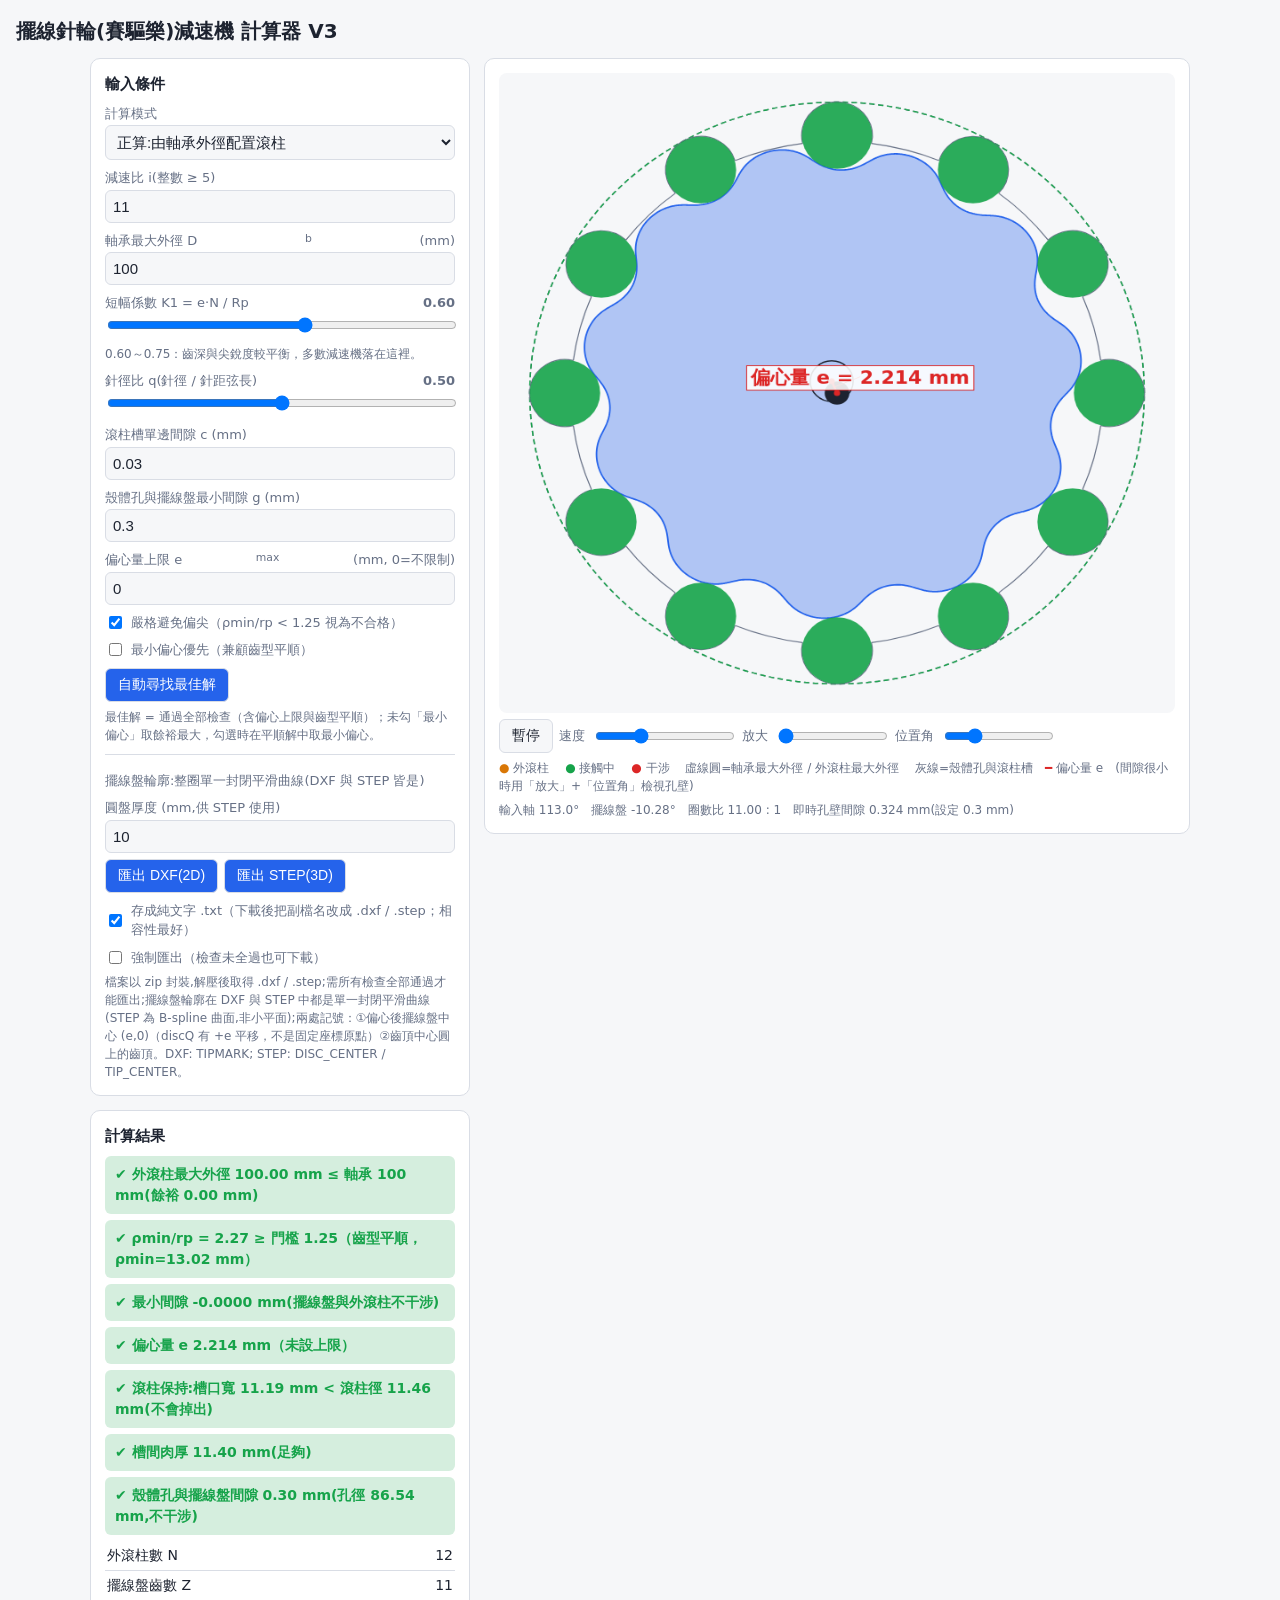
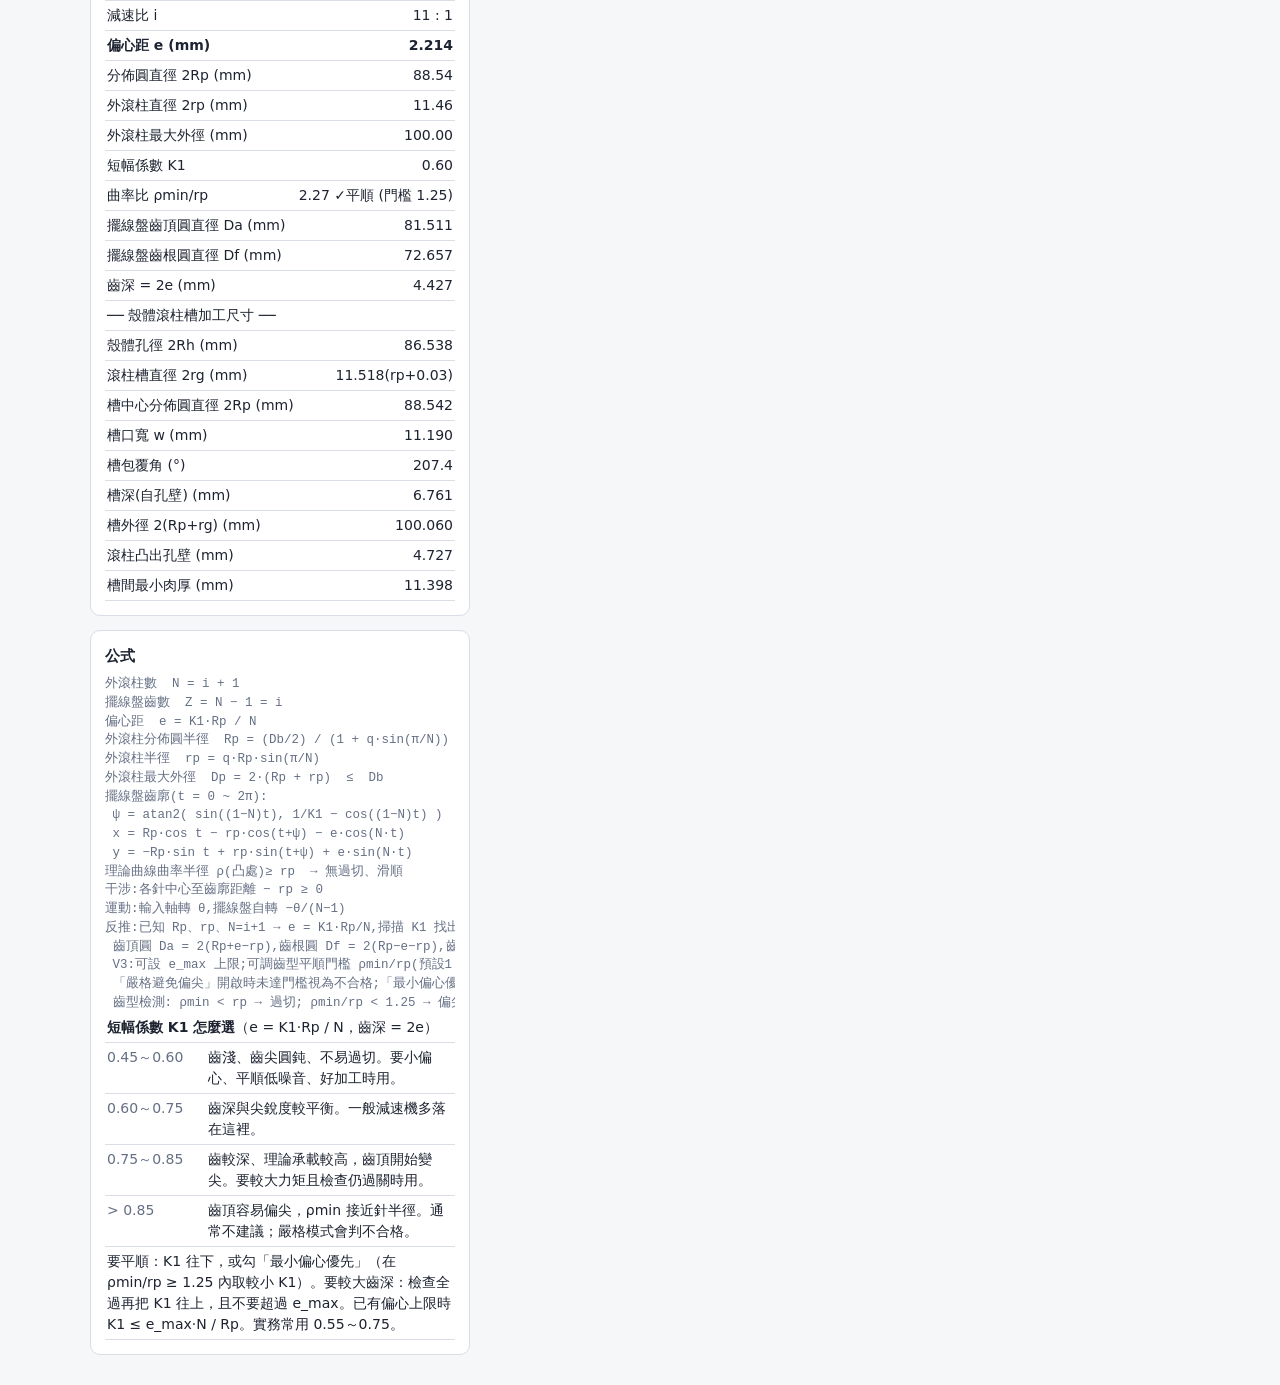
<file: 擺線針輪(賽驅樂)減速機計算器V3.html>
<!DOCTYPE html>
<html lang="zh-Hant"><head><meta charset="utf-8">
<meta name="viewport" content="width=device-width, initial-scale=1, viewport-fit=cover">
<title>擺線針輪(賽驅樂)減速機計算器 V3</title>
<style>
:root{--bg:#f6f7f9;--card:#fff;--tx:#1d2330;--mut:#667085;--bd:#d9dde5;--ac:#2563eb;--ok:#16a34a;--bad:#dc2626;--pin:#d97706;--disc:#2563eb;box-sizing:border-box;padding-top:env(safe-area-inset-top,0px);padding-bottom:env(safe-area-inset-bottom,0px)}
@media(prefers-color-scheme:dark){:root:not([data-theme="light"]){--bg:#12151c;--card:#1b1f2a;--tx:#e8eaf0;--mut:#98a2b3;--bd:#323848;--ac:#60a5fa;--ok:#4ade80;--bad:#f87171;--pin:#fbbf24;--disc:#60a5fa}}
*{box-sizing:border-box}html{scroll-padding-top:env(safe-area-inset-top,0px)}
body{margin:0;background:var(--bg);color:var(--tx);font:15px/1.5 system-ui,"Noto Sans TC",sans-serif;padding:16px}
h1{font-size:20px;margin:0 0 12px}h2{font-size:15px;margin:0 0 8px}
.wrap{display:grid;grid-template-columns:minmax(300px,380px) 1fr;gap:14px;max-width:1100px;margin:auto}
@media(max-width:800px){.wrap{grid-template-columns:1fr}}
.card{background:var(--card);border:1px solid var(--bd);border-radius:10px;padding:14px;margin-bottom:14px}
label{display:flex;justify-content:space-between;gap:8px;margin:8px 0 2px;font-size:13px;color:var(--mut)}
input[type=number]{width:100%;padding:7px;border:1px solid var(--bd);border-radius:6px;background:var(--bg);color:var(--tx);font-size:15px}
input[type=range]{width:100%}
button{padding:7px 12px;border:1px solid var(--bd);border-radius:6px;background:var(--ac);color:#fff;cursor:pointer;font-size:14px;margin:6px 6px 0 0}
button.g{background:var(--bg);color:var(--tx)}
table{width:100%;border-collapse:collapse;font-size:14px}td{padding:4px 2px;border-bottom:1px solid var(--bd)}td:last-child{text-align:right;font-variant-numeric:tabular-nums}
.badge{display:block;padding:8px 10px;border-radius:6px;margin:6px 0;font-size:14px;font-weight:600}
.ok{background:color-mix(in srgb,var(--ok) 18%,transparent);color:var(--ok)}.bad{background:color-mix(in srgb,var(--bad) 18%,transparent);color:var(--bad)}.warn{background:color-mix(in srgb,var(--pin) 20%,transparent);color:var(--pin)}
canvas{width:100%;aspect-ratio:1;max-height:640px;display:block;border-radius:8px;background:var(--bg)}
.fx{overflow-x:auto;font-family:ui-monospace,monospace;font-size:12.5px;color:var(--mut);white-space:pre}
.lg{font-size:12px;color:var(--mut);margin-top:6px}
table.guide td,table.guide td:last-child{text-align:left;font-variant-numeric:normal;vertical-align:top}
table.guide td:first-child:not([colspan]){white-space:nowrap;width:7.2em;color:var(--mut)}
</style></head><body>
<h1>擺線針輪(賽驅樂)減速機 計算器 V3</h1>
<div class="wrap">
<div>
 <div class="card"><h2>輸入條件</h2>
  <label>計算模式</label><select id="mode" style="width:100%;padding:7px;border:1px solid var(--bd);border-radius:6px;background:var(--bg);color:var(--tx);font-size:15px"><option value="fwd">正算:由軸承外徑配置滾柱</option><option value="rev">反推:已知滾柱 → 擺線盤與偏心量</option></select>
  <label>減速比 i(整數 ≥ 5)</label><input type="number" id="ratio" value="11" min="5" step="1">
  <label>軸承最大外徑 D<sub>b</sub> (mm)</label><input type="number" id="dmax" value="100" min="20" step="1">
  <div id="revbox" style="display:none"><label>外滾柱中心圓直徑 2Rp (mm)</label><input type="number" id="rpcd" value="88.54" min="1" step="0.01">
   <label>外滾柱外徑 2rp (mm)</label><input type="number" id="rpd" value="11.46" min="0.5" step="0.01">
   <div class="lg" id="pinwarn" style="font-weight:600"></div>
   <button id="brev">反推偏心量與擺線盤</button><div class="lg">此模式以上方「軸承最大外徑」作為上限檢查(外滾柱最大外徑 = 中心圓直徑 + 外徑);針徑比 q 不使用。</div></div>
  <label><span>短幅係數 K1 = e·N / Rp</span><b id="k1v"></b></label><input type="range" id="k1" min="0.1" max="0.98" step="0.01" value="0.6">
  <div class="lg" id="k1hint"></div>
  <label><span>針徑比 q(針徑 / 針距弦長)</span><b id="qv"></b></label><input type="range" id="q" min="0.2" max="0.8" step="0.01" value="0.5">
  <label>滾柱槽單邊間隙 c (mm)</label><input type="number" id="gc" value="0.03" min="0" step="0.01">
  <label>殼體孔與擺線盤最小間隙 g (mm)</label><input type="number" id="gg" value="0.3" min="0" step="0.05">
  <label>偏心量上限 e<sub>max</sub> (mm, 0=不限制)</label><input type="number" id="emax" value="0" min="0" step="0.01">
  <input type="hidden" id="rhomin" value="1.25">
  <label style="gap:6px;justify-content:flex-start;align-items:center"><input type="checkbox" id="strictS" checked> 嚴格避免偏尖（ρmin/rp &lt; 1.25 視為不合格）</label>
  <label style="gap:6px;justify-content:flex-start;align-items:center"><input type="checkbox" id="mine"> 最小偏心優先（兼顧齒型平順）</label>
  <button id="auto">自動尋找最佳解</button>
  <div class="lg" id="automsg">最佳解 = 通過全部檢查（含偏心上限與齒型平順）；未勾「最小偏心」取餘裕最大，勾選時在平順解中取最小偏心。</div>
  <div id="exbox" style="margin-top:10px;border-top:1px solid var(--bd);padding-top:8px"><label>擺線盤輪廓:整圈單一封閉平滑曲線(DXF 與 STEP 皆是)</label>
   <label>圓盤厚度 (mm,供 STEP 使用)</label><input type="number" id="thk" value="10" min="1" step="1">
   <button id="bdxf">匯出 DXF(2D)</button><button id="bstp">匯出 STEP(3D)</button>
   <label style="margin-top:8px;gap:6px;justify-content:flex-start;align-items:center"><input type="checkbox" id="ztxt" checked>存成純文字 .txt（下載後把副檔名改成 .dxf / .step；相容性最好）</label>
   <label style="gap:6px;justify-content:flex-start;align-items:center"><input type="checkbox" id="forceEx">強制匯出（檢查未全過也可下載）</label>
   <div class="lg" id="exmsg">檔案以 zip 封裝,解壓後取得 .dxf / .step;需所有檢查全部通過才能匯出;擺線盤輪廓在 DXF 與 STEP 中都是單一封閉平滑曲線(STEP 為 B-spline 曲面,非小平面);兩處記號：①偏心後擺線盤中心 (e,0)（discQ 有 +e 平移，不是固定座標原點）②齒頂中心圓上的齒頂。DXF: TIPMARK; STEP: DISC_CENTER / TIP_CENTER。</div></div>
 </div>
 <div class="card" id="revcard" style="display:none"><h2>反推結果</h2><div id="rev"></div></div>
 <div class="card"><h2>計算結果</h2><div id="chk"></div><table id="res"></table></div>
 <div class="card"><h2>公式</h2><div class="fx">外滾柱數  N = i + 1
擺線盤齒數  Z = N − 1 = i
偏心距  e = K1·Rp / N
外滾柱分佈圓半徑  Rp = (Db/2) / (1 + q·sin(π/N))
外滾柱半徑  rp = q·Rp·sin(π/N)
外滾柱最大外徑  Dp = 2·(Rp + rp)  ≤  Db
擺線盤齒廓(t = 0 ~ 2π):
 ψ = atan2( sin((1−N)t), 1/K1 − cos((1−N)t) )
 x = Rp·cos t − rp·cos(t+ψ) − e·cos(N·t)
 y = −Rp·sin t + rp·sin(t+ψ) + e·sin(N·t)
理論曲線曲率半徑 ρ(凸處)≥ rp  → 無過切、滑順
干涉:各針中心至齒廓距離 − rp ≥ 0
運動:輸入軸轉 θ,擺線盤自轉 −θ/(N−1)
反推:已知 Rp、rp、N=i+1 → e = K1·Rp/N,掃描 K1 找出同時滿足曲率、干涉、槽保持、偏心上限的範圍
 齒頂圓 Da = 2(Rp+e−rp),齒根圓 Df = 2(Rp−e−rp),齒深 = 2e
 V3:可設 e_max 上限;可調齒型平順門檻 ρmin/rp(預設1.25)
 「嚴格避免偏尖」開啟時未達門檻視為不合格;「最小偏心優先」在平順解中取最小 e
 齒型檢測: ρmin < rp → 過切; ρmin/rp < 1.25 → 偏尖(建議降 K1 或略增 q)</div>
 <table class="guide">
 <tr><td colspan="2"><b>短幅係數 K1 怎麼選</b>（e = K1·Rp / N，齒深 = 2e）</td></tr>
 <tr><td>0.45～0.60</td><td>齒淺、齒尖圓鈍、不易過切。要小偏心、平順低噪音、好加工時用。</td></tr>
 <tr><td>0.60～0.75</td><td>齒深與尖銳度較平衡。一般減速機多落在這裡。</td></tr>
 <tr><td>0.75～0.85</td><td>齒較深、理論承載較高，齒頂開始變尖。要較大力矩且檢查仍過關時用。</td></tr>
 <tr><td>> 0.85</td><td>齒頂容易偏尖，ρmin 接近針半徑。通常不建議；嚴格模式會判不合格。</td></tr>
 <tr><td colspan="2">要平順：K1 往下，或勾「最小偏心優先」（在 ρmin/rp ≥ 1.25 內取較小 K1）。要較大齒深：檢查全過再把 K1 往上，且不要超過 e_max。已有偏心上限時 K1 ≤ e_max·N / Rp。實務常用 0.55～0.75。</td></tr>
 </table></div>
</div>
<div>
 <div class="card"><canvas id="cv" width="760" height="760"></canvas>
  <button id="play" class="g">暫停</button><label style="display:inline-flex;gap:8px;align-items:center">速度<input type="range" id="spd" min="0.1" max="3" step="0.1" value="1" style="width:140px"></label>
  <label style="display:inline-flex;gap:8px;align-items:center">放大<input type="range" id="zm" min="1" max="10" step="0.5" value="1" style="width:110px"></label>
  <label style="display:inline-flex;gap:8px;align-items:center">位置角<input type="range" id="za" min="0" max="360" step="1" value="90" style="width:110px"></label>
  <div class="lg"><span style="color:var(--pin)">●</span> 外滾柱 　<span style="color:var(--ok)">●</span> 接觸中 　<span style="color:var(--bad)">●</span> 干涉 　虛線圓=軸承最大外徑 / 外滾柱最大外徑 　灰線=殼體孔與滾柱槽　<span style="color:var(--bad)">━</span> 偏心量 e　(間隙很小時用「放大」+「位置角」檢視孔壁)</div>
  <div class="lg" id="ang"></div></div>
</div></div>
<script>
const $=id=>document.getElementById(id);
let P=null,prof=[],theta=0,playing=true;
function calc(){
 const i=Math.max(5,Math.round(+$('ratio').value||5)),Db=+$('dmax').value||100,K1=+$('k1').value,q=+$('q').value;
 const REV=$('mode').value=='rev',N=i+1,s=Math.sin(Math.PI/N),Rp=REV?(+$('rpcd').value||1)/2:(Db/2)/(1+q*s),rp=REV?(+$('rpd').value||1)/2:q*Rp*s,e=K1*Rp/N,Dp=2*(Rp+rp);
 // 齒廓
 const M=Math.max(1440,30*N);prof=[];
 for(let k=0;k<M;k++){const t=2*Math.PI*k/M,u=(1-N)*t,psi=Math.atan2(Math.sin(u),1/K1-Math.cos(u));
  prof.push([Rp*Math.cos(t)-rp*Math.cos(t+psi)-e*Math.cos(N*t),-Rp*Math.sin(t)+rp*Math.sin(t+psi)+e*Math.sin(N*t)]);}
 // 曲率(凸處最小曲率半徑)
 let rho=Infinity;
 for(let k=0;k<M;k++){const t=2*Math.PI*k/M,c=Math.cos(t),sn=Math.sin(t),cn=Math.cos(N*t),sN=Math.sin(N*t);
  const x1=-Rp*sn+e*N*sN,y1=-Rp*c+e*N*cn,x2=-Rp*c+e*N*N*cn,y2=Rp*sn-e*N*N*sN;
  const cu=(x1*y2-y1*x2)/Math.pow(x1*x1+y1*y1,1.5);if(cu<0)rho=Math.min(rho,-1/cu);}
 P={i,N,Db,K1,q,Rp,rp,e,Dp,rho,M};
 // 干涉掃描
 let mn=1e9;const st=Math.max(1,Math.floor(M/720));
 for(let n=0;n<(FAST?0:48);n++){const th=2*Math.PI*n/48;const cl=clear(th);for(const c of cl)mn=Math.min(mn,c);}
 P.minClear=FAST?0:mn;
 P.H=housing();P.okH=P.H.ok0&&P.H.okR&&P.H.okW;
 const emax=+$('emax').value||0;P.emax=emax;P.okE=emax<=0||e<=emax+1e-9;
 P.rhoRatio=rp>0?rho/rp:0;
 const rth=Math.max(1,+$('rhomin').value||1.25);P.rth=rth;
 const strict=$('strictS').checked;P.strictS=strict;
 P.okD=Dp<=Db+1e-9;P.okU=rho>=rp;P.okI=mn>=-0.01*rp;
 P.okS=!strict||P.rhoRatio>=rth-1e-9; /* 嚴格模式才把偏尖算不合格 */
 P.ok=P.okD&&P.okU&&P.okI&&P.okH&&P.okE&&P.okS;
 show();
}
function housing(){const{N,Rp,rp,e}=P,c=Math.max(0,+$('gc').value||0),g=Math.max(0,+$('gg').value||0);
 let rm=0;for(const p of prof)rm=Math.max(rm,Math.hypot(p[0],p[1]));
 const Rtip=rm+e,Rh=Rtip+g,rg=rp+c,x=(Rp*Rp+Rh*Rh-rg*rg)/(2*Rp),yy=Rh*Rh-x*x,H={c,g,Rtip,Rh,rg,ok0:false,okR:false,okW:false};
 if(yy<=0||Rh>=Rp+rg)return H;
 const y=Math.sqrt(yy),T=2*Math.PI,m=a=>((a%T)+T)%T;
 H.ok0=true;H.w=2*y;H.phi=Math.atan2(y,x);H.am=m(Math.atan2(-y,x-Rp));H.ap=m(Math.atan2(y,x-Rp));if(H.ap<H.am)H.ap+=T;
 H.protr=Rh-(Rp-rp);H.depth=Rp+rg-Rh;
 const wa=Math.PI/N-H.phi;H.web=wa>0?2*Rh*Math.sin(wa):-1;H.webO=2*Rp*Math.sin(Math.PI/N)-2*rg;
 H.okR=H.w<2*rp-0.02&&H.protr>0;H.okW=H.web>=0.3&&H.webO>=0.3;return H}
function hbadges(){const H=P.H,f=(v,n=2)=>v.toFixed(n),b=(ok,t)=>`<span class="badge ${ok?'ok':'bad'}">${ok?'✔':'✘'} ${t}</span>`;
 if(!H.ok0)return b(false,'殼體槽幾何無法成立(孔徑與槽圓不相交)');
 return b(H.okR,`滾柱保持:槽口寬 ${f(H.w)} mm ${H.okR?'&lt;':'≥'} 滾柱徑 ${f(2*P.rp)} mm(${H.okR?'不會掉出':'需加擋圈/側蓋,或加大針徑 q、降低 K1'})`)+b(H.okW,`槽間肉厚 ${f(Math.min(H.web,H.webO))} mm(${H.okW?'足夠':'&lt; 0.3 mm 太薄'})`)+b(true,`殼體孔與擺線盤間隙 ${f(H.g)} mm(孔徑 ${f(2*H.Rh)} mm,不干涉)`)}
function hrows(){const H=P.H,f=(v,n=3)=>v.toFixed(n);if(!H.ok0)return[];
 return[['── 殼體滾柱槽加工尺寸 ──',''],['殼體孔徑 2Rh (mm)',f(2*H.Rh)],['滾柱槽直徑 2rg (mm)',f(2*H.rg)+'(rp+'+f(H.c,2)+')'],['槽中心分佈圓直徑 2Rp (mm)',f(2*P.Rp)],['槽口寬 w (mm)',f(H.w)],['槽包覆角 (°)',f((H.ap-H.am)*180/Math.PI,1)],['槽深(自孔壁) (mm)',f(H.depth)],['槽外徑 2(Rp+rg) (mm)',f(2*(P.Rp+H.rg))],['滾柱凸出孔壁 (mm)',f(H.protr)],['槽間最小肉厚 (mm)',f(Math.min(H.web,H.webO))]]}
function clear(th){ // 每支針的最小間隙
 const{N,Rp,rp,e}=P,a=-th/(N-1),c=Math.cos(a),s=Math.sin(a),Cx=e*Math.cos(th),Cy=e*Math.sin(th),out=[];
 const st=Math.max(1,Math.floor(P.M/(24*N)));
 for(let j=0;j<N;j++){const ph=2*Math.PI*j/N,px=Rp*Math.cos(ph)-Cx,py=Rp*Math.sin(ph)-Cy,qx=c*px+s*py,qy=-s*px+c*py;
  let d=1e18;for(let k=0;k<prof.length;k+=st){const dx=qx-prof[k][0],dy=qy-prof[k][1],v=dx*dx+dy*dy;if(v<d)d=v;}
  out.push(Math.sqrt(d)-rp);}
 return out;}
function show(){
 const f=(v,n=3)=>v.toFixed(n);
 if(!FAST&&$('mode').value=='rev')renderRev();
 $('k1v').textContent=f(+$('k1').value,2);$('qv').textContent=f(+$('q').value,2);
 {const k1=+$('k1').value,kh=$('k1hint');
  if(kh) kh.textContent=k1<0.45?'K1 偏低：齒很淺、承載偏小，僅在空間極緊時使用。':k1<0.6?'0.45～0.60：齒淺、齒尖圓鈍、不易過切。適合小偏心、要平順低噪音、加工要好做。':k1<=0.75?'0.60～0.75：齒深與尖銳度較平衡，多數減速機落在這裡。':k1<=0.85?'0.75～0.85：齒較深、理論承載較高，但齒頂開始變尖，需確認 ρmin/rp 仍達標。':'> 0.85：齒頂很容易偏尖，嚴格模式常判不合格，一般不建議。';}
 const b=(ok,t)=>`<span class="badge ${ok?'ok':'bad'}">${ok?'✔':'✘'} ${t}</span>`;
 {const d=P.Dp-P.Db,pw=$('pinwarn');if(pw){pw.style.color=P.okD?css('--ok'):css('--bad');pw.textContent=P.okD?`✔ 外滾柱最大外徑 ${f(P.Dp,2)} mm,距軸承上限尚有 ${f(Math.max(0,-d),2)} mm`:`✘ 外滾柱最大外徑 ${f(P.Dp,2)} mm,超出軸承 ${f(d,2)} mm;請讓「中心圓直徑 + 外滾柱外徑」至少再減少 ${f(d,2)} mm`}}
 const rr=P.rhoRatio,rth=P.rth,sharp=P.okU&&rr<rth,sharpBad=!P.okU;
 const bU=sharpBad?b(false,`曲率半徑 ρmin ${f(P.rho,2)} mm < 針半徑 ${f(P.rp,2)} mm（齒廓過切，齒型尖銳）`):
  sharp?(P.strictS?b(false,`ρmin/rp = ${f(rr,2)} &lt; 門檻 ${f(rth,2)}（齒型偏尖，嚴格模式不合格；請降低 K1 或略增 q）`):
   `<span class="badge warn">⚠ ρmin/rp = ${f(rr,2)} &lt; 門檻 ${f(rth,2)}（齒型偏尖，建議降低 K1 或略增 q）</span>`):
  b(true,`ρmin/rp = ${f(rr,2)} ≥ 門檻 ${f(rth,2)}（齒型平順，ρmin=${f(P.rho,2)} mm）`);
 $('chk').innerHTML=b(P.okD,`外滾柱最大外徑 ${f(P.Dp,2)} mm ${P.okD?'≤':'>'} 軸承 ${P.Db} mm(${P.okD?'餘裕 '+f(Math.max(0,P.Db-P.Dp),2):'超出 '+f(P.Dp-P.Db,2)} mm)`)+
  bU+
  b(P.okI,`最小間隙 ${f(P.minClear,4)} mm(${P.okI?'擺線盤與外滾柱不干涉':'有干涉'})`)+
  b(P.okE,P.emax<=0?`偏心量 e ${f(P.e,3)} mm（未設上限）`:`偏心量 e ${f(P.e,3)} mm ${P.okE?'≤':'>'} 上限 ${f(P.emax,2)} mm`)+hbadges();
 const R=[['外滾柱數 N',P.N],['擺線盤齒數 Z',P.N-1],['減速比 i',P.i+' : 1'],['偏心距 e (mm)',f(P.e)],['分佈圓直徑 2Rp (mm)',f(2*P.Rp,2)],['外滾柱直徑 2rp (mm)',f(2*P.rp,2)],['外滾柱最大外徑 (mm)',f(P.Dp,2)],['短幅係數 K1',f(P.K1,2)],['曲率比 ρmin/rp',f(rr,2)+(sharp?' ⚠偏尖':' ✓平順')+' (門檻 '+f(rth,2)+')'],['擺線盤齒頂圓直徑 Da (mm)',f(2*(P.Rp+P.e-P.rp))],['擺線盤齒根圓直徑 Df (mm)',f(2*(P.Rp-P.e-P.rp))],['齒深 = 2e (mm)',f(2*P.e)]].concat(hrows());
 $('res').innerHTML=R.map(r=>r[0].startsWith('偏心距')?`<tr><td><b>${r[0]}</b></td><td><b>${r[1]}</b></td></tr>`:`<tr><td>${r[0]}</td><td>${r[1]}</td></tr>`).join('');
}
function css(n){return getComputedStyle(document.documentElement).getPropertyValue(n).trim()}
function draw(){
 const cv=$('cv'),g=cv.getContext('2d'),W=cv.width,{N,Rp,rp,e,Db,Dp}=P,z=+$('zm').value||1,sc=z*W/2/(Math.max(Db,Dp)/2*1.1);
 g.clearRect(0,0,W,W);const ps=(+$('za').value||0)*Math.PI/180,zc=P.H&&P.H.ok0?P.H.Rh*(1-1/z):0,zx=zc*Math.cos(ps),zy=zc*Math.sin(ps);g.save();g.translate(W/2,W/2);g.scale(sc,-sc);g.translate(-zx,-zy);
 const a=-theta/(N-1),c=Math.cos(a),s=Math.sin(a),Cx=e*Math.cos(theta),Cy=e*Math.sin(theta),lw=1.5/sc;
 g.lineWidth=lw;g.setLineDash([6/sc,4/sc]);g.strokeStyle=css('--mut');
 g.beginPath();g.arc(0,0,Db/2,0,7);g.stroke();g.strokeStyle=P.okD?css('--ok'):css('--bad');g.beginPath();g.arc(0,0,Dp/2,0,7);g.stroke();g.setLineDash([]);
 {const H=P.H;if(H&&H.ok0){g.strokeStyle=css('--mut');g.lineWidth=0.8*lw;for(let j=0;j<N;j++){const ph=2*Math.PI*j/N;
  g.beginPath();g.arc(0,0,H.Rh,ph+H.phi,ph+2*Math.PI/N-H.phi);g.stroke();
  g.beginPath();g.arc(Rp*Math.cos(ph),Rp*Math.sin(ph),H.rg,ph+H.am,ph+H.ap);g.stroke();}}}
 // 擺線盤
 g.beginPath();prof.forEach((p,k)=>{const x=Cx+c*p[0]-s*p[1],y=Cy+s*p[0]+c*p[1];k?g.lineTo(x,y):g.moveTo(x,y)});g.closePath();
 g.fillStyle=css('--disc')+'55';g.fill();g.strokeStyle=css('--disc');g.lineWidth=1.2*lw;g.stroke();
 // 外滾柱
 const cl=clear(theta);
 for(let j=0;j<N;j++){const ph=2*Math.PI*j/N;g.beginPath();g.arc(Rp*Math.cos(ph),Rp*Math.sin(ph),rp,0,7);
  const v=cl[j];g.fillStyle=v<-0.01*rp?css('--bad'):v<0.02*rp+0.0005?css('--ok'):css('--pin');g.globalAlpha=.9;g.fill();g.globalAlpha=1;}
 // 偏心軸與中心
 g.beginPath();g.arc(Cx,Cy,e*0.8+rp*0.3,0,7);g.strokeStyle=css('--tx');g.lineWidth=lw;g.stroke();
 g.beginPath();g.arc(0,0,rp*0.35,0,7);g.fillStyle=css('--tx');g.fill();
 g.beginPath();g.moveTo(0,0);g.lineTo(Cx,Cy);g.stroke();
 g.restore();
 {const tx=x=>W/2+(x-zx)*sc,ty=y=>W/2-(y-zy)*sc,x0=tx(0),y0=ty(0),x1=tx(Cx),y1=ty(Cy),mx=(x0+x1)/2,my=(y0+y1)/2,an=Math.atan2(y1-y0,x1-x0),off=Math.max(30,Math.hypot(x1-x0,y1-y0)*0.5+24),lx=mx-Math.sin(an)*off,ly=my+Math.cos(an)*off;
  g.save();g.strokeStyle=css('--bad');g.fillStyle=css('--bad');g.lineWidth=2.5;g.beginPath();g.moveTo(x0,y0);g.lineTo(x1,y1);g.stroke();
  for(const[px,py]of[[x0,y0],[x1,y1]]){g.beginPath();g.arc(px,py,3.5,0,7);g.fill()}
  g.lineWidth=1;g.beginPath();g.moveTo(mx,my);g.lineTo(lx,ly);g.stroke();
  const t='偏心量 e = '+P.e.toFixed(3)+' mm';g.font='600 22px system-ui,sans-serif';const w=(g.measureText(t)||{width:200}).width,bx=Math.min(Math.max(lx-w/2,6),W-w-6),by=Math.min(Math.max(ly+8,26),W-10);
  g.globalAlpha=.88;g.fillStyle=css('--card');g.fillRect(bx-5,by-21,w+10,29);g.globalAlpha=1;g.strokeRect(bx-5,by-21,w+10,29);g.fillStyle=css('--bad');g.fillText(t,bx,by);g.restore()}
 let mr=0;for(const p of prof){const x=Cx+c*p[0]-s*p[1],y=Cy+s*p[0]+c*p[1];mr=Math.max(mr,Math.hypot(x,y))}
 $('ang').textContent=`輸入軸 ${(theta*180/Math.PI%360).toFixed(1)}°　擺線盤 ${((a*180/Math.PI)%360).toFixed(2)}°　圈數比 ${(theta/-a).toFixed(2)} : 1`+(P.H.ok0?`　即時孔壁間隙 ${(P.H.Rh-mr).toFixed(3)} mm(設定 ${P.H.g} mm)`:'');
}
let last=0;
function loop(t){const dt=Math.min(.05,(t-last)/1000||0);last=t;if(playing)theta+=dt*(+$('spd').value)*1.2;draw();requestAnimationFrame(loop)}
$('auto').onclick=autoBest;$('play').onclick=()=>{playing=!playing;$('play').textContent=playing?'暫停':'播放'};
/* ===== 匯出 ===== */
const CT=(()=>{const t=[];for(let n=0;n<256;n++){let c=n;for(let k=0;k<8;k++)c=c&1?0xEDB88320^(c>>>1):c>>>1;t[n]=c>>>0}return t})();
const crc=b=>{let c=~0;for(const x of b)c=CT[(c^x)&255]^(c>>>8);return ~c>>>0};
function zip(name,text){const nb=new TextEncoder().encode(name),d=new TextEncoder().encode(text),cr=crc(d),n=nb.length,L=30+n+d.length,C=46+n,o=new DataView(new ArrayBuffer(L+C+22)),u=new Uint8Array(o.buffer);
 let p=0;const w=(v,s)=>{s==2?o.setUint16(p,v,true):o.setUint32(p,v,true);p+=s};
 w(0x04034b50,4);w(20,2);w(0,2);w(0,2);w(0,2);w(33,2);w(cr,4);w(d.length,4);w(d.length,4);w(n,2);w(0,2);u.set(nb,p);p+=n;u.set(d,p);p+=d.length;
 w(0x02014b50,4);w(20,2);w(20,2);w(0,2);w(0,2);w(0,2);w(33,2);w(cr,4);w(d.length,4);w(d.length,4);w(n,2);w(0,2);w(0,2);w(0,2);w(0,2);w(0,4);w(0,4);u.set(nb,p);p+=n;
 w(0x06054b50,4);w(0,2);w(0,2);w(1,2);w(1,2);w(C,4);w(L,4);w(0,2);return u}
function discQ(){const{Rp,rp,e,N,K1}=P,pf=t=>{const u=(1-N)*t,psi=Math.atan2(Math.sin(u),1/K1-Math.cos(u));return[Rp*Math.cos(t)-rp*Math.cos(t+psi)-e*Math.cos(N*t)+e,-Rp*Math.sin(t)+rp*Math.sin(t+psi)+e*Math.sin(N*t)]};
 const n=Math.min(1500,Math.max(480,40*N)),Q=[];for(let k=0;k<n;k++)Q.push(pf(2*Math.PI*k/n));let A=0;Q.forEach((p,i)=>{const q=Q[(i+1)%n];A+=p[0]*q[1]-q[0]*p[1]});if(A<0)Q.reverse();return Q}
/* discQ 的 x 有 +e 平移 → 擺線盤中心(偏心後)為 (e,0), 不是 (0,0)
   齒頂中心圓: 以盤中心為圓心、半徑 Rt=Rp+e−rp (=Da/2) */
function tipMark(){const{Rp,rp,e}=P,Q=discQ(),ox=e,oy=0;
 let bx=Q[0][0],by=Q[0][1],br=0;
 for(const p of Q){const dx=p[0]-ox,dy=p[1]-oy,r2=dx*dx+dy*dy;if(r2>br){br=r2;bx=p[0];by=p[1]}}
 const ang=Math.atan2(by-oy,bx-ox),c=Math.cos(ang),s=Math.sin(ang),Rt=Math.max(0.1,Rp+e-rp);
 return{ox,oy,x:ox+Rt*c,y:oy+Rt*s,r:Rt,ang,c,s,Rt}}
function dxf(){const{Rp,rp,e,N,Db,Dp}=P,o=[],f=v=>(+v).toFixed(5),a=(...v)=>o.push(v.join('\n'));
 const LY=[['DISC',5],['PINS',30],['PINCIRCLE',8],['BEARING_OD',1],['PIN_MAX_OD',3],['CENTER',7],['HOUSING',6],['TIPMARK',1]];
 const D=Math.max(Db,Dp)/2*1.1;a(0,'SECTION',2,'HEADER',9,'$ACADVER',1,'AC1009',9,'$EXTMIN',10,f(-D),20,f(-D),30,0,9,'$EXTMAX',10,f(D),20,f(D),30,0,9,'$LIMMIN',10,f(-D),20,f(-D),9,'$LIMMAX',10,f(D),20,f(D),0,'ENDSEC');
 a(0,'SECTION',2,'BLOCKS',0,'ENDSEC');
 a(0,'SECTION',2,'TABLES',0,'TABLE',2,'VPORT',70,1,0,'VPORT',2,'*ACTIVE',70,0,10,0,20,0,11,1,21,1,12,0,22,0,13,0,23,0,14,10,24,10,15,0,25,0,16,0,26,0,36,1,17,0,27,0,37,0,40,f(D*2),41,1.5,42,50,43,0,44,0,50,0,51,0,71,0,72,100,73,1,74,3,75,0,76,0,77,0,78,0,0,'ENDTAB',0,'TABLE',2,'LTYPE',70,1,0,'LTYPE',2,'CONTINUOUS',70,0,3,'Solid line',72,65,73,0,40,0.0,0,'ENDTAB');
 a(0,'TABLE',2,'LAYER',70,LY.length);LY.forEach(l=>a(0,'LAYER',2,l[0],70,0,62,l[1],6,'CONTINUOUS'));a(0,'ENDTAB',0,'ENDSEC');
 a(0,'SECTION',2,'ENTITIES');
 {/* 單一封閉三次 B-spline 曲線(spline-fit 多段線:控制框 + 曲線點),R12 格式,AutoCAD 可直接 PEDIT/SPLINEDIT 轉成 SPLINE */
  const S=pbs(discQ()),n=S.FX.length,w=i=>(i%n+n)%n;a(0,'POLYLINE',8,'DISC',66,1,70,5,75,6);
  for(let k=0;k<n;k++)a(0,'VERTEX',8,'DISC',10,f(S.FX[k]),20,f(S.FY[k]),30,0,70,16);
  for(let k=0;k<n;k++){const A=[0,1,2,3].map(j=>w(k+j));for(let m=0;m<4;m++){const t=m/4,t2=t*t,t3=t2*t,b0=(1-t)**3/6,b1=(3*t3-6*t2+4)/6,b2=(-3*t3+3*t2+3*t+1)/6,b3=t3/6;
    a(0,'VERTEX',8,'DISC',10,f(b0*S.FX[A[0]]+b1*S.FX[A[1]]+b2*S.FX[A[2]]+b3*S.FX[A[3]]),20,f(b0*S.FY[A[0]]+b1*S.FY[A[1]]+b2*S.FY[A[2]]+b3*S.FY[A[3]]),30,0,70,8)}}
  a(0,'SEQEND',8,'DISC')}
 const C=(l,x,y,r)=>a(0,'CIRCLE',8,l,10,f(x),20,f(y),30,0,40,f(r));
 for(let j=0;j<N;j++){const ph=2*Math.PI*j/N;C('PINS',Rp*Math.cos(ph),Rp*Math.sin(ph),rp)}
 C('PINCIRCLE',0,0,Rp);C('BEARING_OD',0,0,Db/2);C('PIN_MAX_OD',0,0,Dp/2);C('CENTER',0,0,rp*0.35);C('CENTER',e,0,rp*0.35);
 if(P.H.ok0){const H=P.H,d=r=>r*180/Math.PI,m=x=>((x%360)+360)%360;for(let j=0;j<N;j++){const ph=2*Math.PI*j/N;
  a(0,'ARC',8,'HOUSING',10,0,20,0,30,0,40,f(H.Rh),50,f(m(d(ph+H.phi))),51,f(m(d(ph+2*Math.PI/N-H.phi))));
  a(0,'ARC',8,'HOUSING',10,f(Rp*Math.cos(ph)),20,f(Rp*Math.sin(ph)),30,0,40,f(H.rg),50,f(m(d(ph+H.am))),51,f(m(d(ph+H.ap))))}}
 {/* 兩處記號: ①偏心後擺線盤中心(e,0) ②齒頂(在以盤中心為圓心的齒頂中心圓上) */
  const tm=tipMark(),L='TIPMARK',Rt=tm.Rt,ox=tm.ox,oy=tm.oy;
  const dc=Math.max(0.5,Rt*0.02), dd=dc*1.6;
  const tc=Math.max(0.4,Rt*0.015), td=Math.max(1.0,Rt*0.045);
  /* ① 擺線盤中心(偏心後) */
  C(L,ox,oy,dc);
  a(0,'LINE',8,L,10,f(ox-dd),20,f(oy),30,0,11,f(ox+dd),21,f(oy),31,0);
  a(0,'LINE',8,L,10,f(ox),20,f(oy-dd),30,0,11,f(ox),21,f(oy+dd),31,0);
  /* ② 齒頂 */
  C(L,tm.x,tm.y,tc);
  a(0,'LINE',8,L,10,f(tm.x-tm.c*td),20,f(tm.y-tm.s*td),30,0,11,f(tm.x+tm.c*td),21,f(tm.y+tm.s*td),31,0);
  a(0,'LINE',8,L,10,f(tm.x+tm.s*td),20,f(tm.y-tm.c*td),30,0,11,f(tm.x-tm.s*td),21,f(tm.y+tm.c*td),31,0);
  /* 輔助: 以盤中心為圓心的齒頂中心圓 + 中心→齒頂 */
  C(L,ox,oy,Rt);
  a(0,'LINE',8,L,10,f(ox),20,f(oy),30,0,11,f(tm.x),21,f(tm.y),31,0)}
 a(0,'ENDSEC',0,'EOF');return o.join('\n')+'\n'}
function bsp(Q,D0,Dn){const n=Q.length-1,B=5,u=Q.map((_,k)=>k/n),U=[0,0,0,0];for(let j=1;j<n;j++)U.push(u[j]);U.push(1,1,1,1);
 const nc=n+3,span=x=>{if(x>=1)return nc-1;let lo=3,hi=nc,m=(lo+hi)>>1;while(x<U[m]||x>=U[m+1]){if(x<U[m])hi=m;else lo=m;m=(lo+hi)>>1}return m},
 bas=(s,x)=>{const N=[1,0,0,0],L=[],R=[];for(let j=1;j<=3;j++){L[j]=x-U[s+1-j];R[j]=U[s+j]-x;let sv=0;for(let r=0;r<j;r++){const t=N[r]/(R[r+1]+L[j-r]);N[r]=sv+R[r+1]*t;sv=L[j-r]*t}N[j]=sv}return N};
 const A=[],bx=[],by=[],row0=()=>new Array(2*B+1).fill(0),put=(r,c,v)=>{A[r][c-r+B]=v};
 for(let r=0;r<nc;r++)A.push(row0());
 put(0,0,1);bx[0]=Q[0][0];by[0]=Q[0][1];
 put(1,0,-1);put(1,1,1);bx[1]=U[4]/3*D0[0];by[1]=U[4]/3*D0[1];
 for(let k=1;k<n;k++){const r=k+1,s=span(u[k]),N=bas(s,u[k]);for(let q=0;q<=3;q++)put(r,s-3+q,N[q]);bx[r]=Q[k][0];by[r]=Q[k][1]}
 put(n+1,n+1,-1);put(n+1,n+2,1);bx[n+1]=(1-U[n+2])/3*Dn[0];by[n+1]=(1-U[n+2])/3*Dn[1];
 put(n+2,n+2,1);bx[n+2]=Q[n][0];by[n+2]=Q[n][1];
 for(let k=0;k<nc;k++){const pv=A[k][B];if(!pv)return null;for(let i=k+1;i<=Math.min(nc-1,k+B);i++){const f=A[i][k-i+B]/pv;if(!f)continue;for(let j=k;j<=Math.min(nc-1,k+B);j++)A[i][j-i+B]-=f*A[k][j-k+B];bx[i]-=f*bx[k];by[i]-=f*by[k]}}
 const cx=[],cy=[];for(let i=nc-1;i>=0;i--){let sx=bx[i],sy=by[i];for(let j=i+1;j<=Math.min(nc-1,i+B);j++){sx-=A[i][j-i+B]*cx[j];sy-=A[i][j-i+B]*cy[j]}cx[i]=sx/A[i][B];cy[i]=sy/A[i][B]}
 return{U,cx,cy}}
/* 單一封閉週期 C2 三次 B-spline:通過全部取樣點,首尾無縫銜接(無端點、無折角) */
function pbs(Q){const n=Q.length,cx=Q.map(p=>p[0]),cy=Q.map(p=>p[1]);
 for(let it=0;it<120;it++){let d=0;for(let i=0;i<n;i++){const a=(i+n-1)%n,b=(i+1)%n,nx=(6*Q[i][0]-cx[a]-cx[b])/4,ny=(6*Q[i][1]-cy[a]-cy[b])/4;d=Math.max(d,Math.abs(nx-cx[i]),Math.abs(ny-cy[i]));cx[i]=nx;cy[i]=ny}if(d<1e-12)break}
 cx.unshift(cx.pop());cy.unshift(cy.pop());/* 控制點對齊節點:曲線在 u=3+k 通過 Q[k] */
 const FX=cx.slice(),FY=cy.slice();
 /* 轉成「端點夾緊」的標準 B-spline(每段三次 Bézier 銜接),所有 CAD 都讀得懂;幾何上仍是 C2 平滑的單一封閉曲線 */
 const X=[],Y=[],U=[0,0,0,0],w=i=>(i%n+n)%n;
 for(let k=0;k<n;k++){const P=[0,1,2,3].map(j=>w(k+j));
  const bx=[(cx[P[0]]+4*cx[P[1]]+cx[P[2]])/6,(2*cx[P[1]]+cx[P[2]])/3,(cx[P[1]]+2*cx[P[2]])/3],by=[(cy[P[0]]+4*cy[P[1]]+cy[P[2]])/6,(2*cy[P[1]]+cy[P[2]])/3,(cy[P[1]]+2*cy[P[2]])/3];
  for(let j=0;j<3;j++){X.push(bx[j]);Y.push(by[j])}}
 X.push(X[0]);Y.push(Y[0]);
 for(let k=1;k<n;k++)U.push(k,k,k);U.push(n,n,n,n);
 return{U,cx:X,cy:Y,FX,FY}}
function step(T){const{Rp,rp,e,N}=P,E=[];let id=0;
 const add=s=>{E.push('#'+(++id)+'='+s+';');return id},f=v=>(+v).toFixed(6),R=i=>'#'+i;
 const pt=(x,y,z)=>add(`CARTESIAN_POINT('',(${f(x)},${f(y)},${f(z)}))`),dr=(x,y,z)=>add(`DIRECTION('',(${f(x)},${f(y)},${f(z)}))`),
  ax=(p,n,r)=>add(`AXIS2_PLACEMENT_3D('',${R(p)},${R(n)},${R(r)})`),vx=p=>add(`VERTEX_POINT('',${R(p)})`),
  ec=(a,b,c)=>add(`EDGE_CURVE('',${R(a)},${R(b)},${R(c)},.T.)`),oe=(k,s)=>add(`ORIENTED_EDGE('',*,*,${R(k)},${s?'.T.':'.F.'})`),
  vec=(d,l)=>add(`VECTOR('',${R(d)},${f(l)})`),ln=(p,v)=>add(`LINE('',${R(p)},${R(v)})`),pl=(p,n,r)=>add(`PLANE('',${R(ax(p,n,r))})`),
  face=(oes,sf)=>{const lp=add(`EDGE_LOOP('',(${oes.map(R)}))`),b=add(`FACE_OUTER_BOUND('',${R(lp)},.T.)`);return add(`ADVANCED_FACE('',(${R(b)}),${R(sf)},.T.)`)},
  solid=(F,name)=>{const sh=add(`CLOSED_SHELL('',(${F.map(R)}))`);return add(`MANIFOLD_SOLID_BREP('${name}',${R(sh)})`)};
 const zD=dr(0,0,1),mzD=dr(0,0,-1),xD=dr(1,0,0);
 const prism=(poly,z0,z1,name)=>{const n=poly.length,Bp=poly.map(p=>pt(p[0],p[1],z0)),Tp=poly.map(p=>pt(p[0],p[1],z1)),Bv=Bp.map(vx),Tv=Tp.map(vx),vv=vec(zD,z1-z0),Eb=[],Et=[],Ev=[],Dd=[];
  for(let i=0;i<n;i++){const j=(i+1)%n,dx=poly[j][0]-poly[i][0],dy=poly[j][1]-poly[i][1],L=Math.hypot(dx,dy),d=dr(dx/L,dy/L,0),v=vec(d,L);Dd.push([d,dx/L,dy/L]);
   Eb.push(ec(Bv[i],Bv[j],ln(Bp[i],v)));Et.push(ec(Tv[i],Tv[j],ln(Tp[i],v)));Ev.push(ec(Bv[i],Tv[i],ln(Bp[i],vv)))}
  const F=[];
  F.push(face(Array.from({length:n},(_,k)=>oe(Eb[n-1-k],false)),pl(pt(0,0,z0),mzD,xD)));
  F.push(face(Et.map(k=>oe(k,true)),pl(pt(0,0,z1),zD,xD)));
  for(let i=0;i<n;i++){const j=(i+1)%n,d=Dd[i];F.push(face([oe(Eb[i],true),oe(Ev[j],true),oe(Et[i],false),oe(Ev[i],false)],pl(Bp[i],dr(d[2],-d[1],0),d[0])))}
  return solid(F,name)};
 const cyl=(cx,cy,r,z0,z1,name)=>{const pB=pt(cx+r,cy,z0),pT=pt(cx+r,cy,z1),vB=vx(pB),vT=vx(pT),
   cB=add(`CIRCLE('',${R(ax(pt(cx,cy,z0),zD,xD))},${f(r)})`),cT=add(`CIRCLE('',${R(ax(pt(cx,cy,z1),zD,xD))},${f(r)})`),
   eB=ec(vB,vB,cB),eT=ec(vT,vT,cT),eS=ec(vB,vT,ln(pB,vec(zD,z1-z0))),
   F=[face([oe(eB,false)],pl(pt(cx,cy,z0),mzD,xD)),face([oe(eT,true)],pl(pt(cx,cy,z1),zD,xD)),
    face([oe(eB,true),oe(eS,true),oe(eT,false),oe(eS,false)],add(`CYLINDRICAL_SURFACE('',${R(ax(pt(cx,cy,z0),zD,xD))},${f(r)})`))];
  return solid(F,name)};
 const bsprism=(S,z0,z1,name)=>{const L=S.U[S.U.length-1],dk=[],mu=[];S.U.forEach(u=>{if(dk.length&&dk[dk.length-1]==u)mu[mu.length-1]++;else{dk.push(u);mu.push(1)}});
  const B=S.cx.map((x,i)=>pt(x,S.cy[i],z0)),Tp=S.cx.map((x,i)=>pt(x,S.cy[i],z1)),vB=vx(B[0]),vT=vx(Tp[0]),
   cv=ids=>add(`B_SPLINE_CURVE_WITH_KNOTS('',3,(${ids.map(R)}),.UNSPECIFIED.,.T.,.F.,(${mu}),(${dk.map(f)}),.UNSPECIFIED.)`),
   eB=ec(vB,vB,cv(B)),eT=ec(vT,vT,cv(Tp)),eS=ec(vB,vT,ln(pt(S.cx[0],S.cy[0],z0),vec(zD,z1-z0))),
   sf=add(`B_SPLINE_SURFACE_WITH_KNOTS('',3,1,(${B.map((b,i)=>'('+R(b)+','+R(Tp[i])+')')}),.UNSPECIFIED.,.F.,.F.,.F.,(${mu}),(2,2),(${dk.map(f)}),(0.,${f(z1-z0)}),.UNSPECIFIED.)`),
   F=[face([oe(eB,false)],pl(pt(0,0,z0),mzD,xD)),face([oe(eT,true)],pl(pt(0,0,z1),zD,xD)),face([oe(eB,true),oe(eS,true),oe(eT,false),oe(eS,false)],sf)];
  return solid(F,name)};
 const brs=[];
 brs.push(bsprism(pbs(discQ()),0,T,'CYCLOID_DISC'));
 {/* 兩處記號: ①偏心後盤中心(e,0) ②齒頂 */
  const tm=tipMark(),Rt=tm.Rt,ox=tm.ox,oy=tm.oy,h=Math.max(0.2,Math.min(0.5,T*0.05));
  const w=Math.max(0.22,Rt*0.008),tick=Math.max(1.0,Rt*0.045);
  const c=tm.c,sn=tm.s,nx=-sn,ny=c,t0=tick*0.5;
  /* ① 偏心後擺線盤中心 */
  const polyCX=[[ox-t0,oy-w],[ox-t0,oy+w],[ox+t0,oy+w],[ox+t0,oy-w]];
  const polyCY=[[ox-w,oy-t0],[ox+w,oy-t0],[ox+w,oy+t0],[ox-w,oy+t0]];
  brs.push(prism(polyCX,T,T+h,'DISC_CENTER_X'));
  brs.push(prism(polyCY,T,T+h,'DISC_CENTER_Y'));
  brs.push(cyl(ox,oy,Math.max(0.35,Rt*0.012),T,T+h*1.2,'DISC_CENTER'));
  /* ② 齒頂(齒頂中心圓上) */
  const polyT=[[tm.x-c*t0-w*nx,tm.y-sn*t0-w*ny],[tm.x+c*t0-w*nx,tm.y+sn*t0-w*ny],[tm.x+c*t0+w*nx,tm.y+sn*t0+w*ny],[tm.x-c*t0+w*nx,tm.y-sn*t0+w*ny]];
  const polyR=[[tm.x-nx*t0-w*c,tm.y-ny*t0-w*sn],[tm.x+nx*t0-w*c,tm.y+ny*t0-w*sn],[tm.x+nx*t0+w*c,tm.y+ny*t0+w*sn],[tm.x-nx*t0+w*c,tm.y-ny*t0+w*sn]];
  brs.push(prism(polyT,T,T+h,'TIP_MARK_T'));
  brs.push(prism(polyR,T,T+h,'TIP_MARK_R'));
  brs.push(cyl(tm.x,tm.y,Math.max(0.3,Rt*0.01),T,T+h*1.2,'TIP_CENTER'))}
 for(let j=0;j<N;j++){const ph=2*Math.PI*j/N;brs.push(cyl(Rp*Math.cos(ph),Rp*Math.sin(ph),rp,-2,T+2,'PIN_'+(j+1)))}
 const o=ax(pt(0,0,0),dr(0,0,1),dr(1,0,0));
 const lu=add("(LENGTH_UNIT()NAMED_UNIT(*)SI_UNIT(.MILLI.,.METRE.))"),au=add("(NAMED_UNIT(*)PLANE_ANGLE_UNIT()SI_UNIT($,.RADIAN.))"),su=add("(NAMED_UNIT(*)SI_UNIT($,.STERADIAN.)SOLID_ANGLE_UNIT())"),
  un=add(`UNCERTAINTY_MEASURE_WITH_UNIT(LENGTH_MEASURE(1.E-05),${R(lu)},'distance_accuracy_value','confusion accuracy')`),
  cx=add(`(GEOMETRIC_REPRESENTATION_CONTEXT(3)GLOBAL_UNCERTAINTY_ASSIGNED_CONTEXT((${R(un)}))GLOBAL_UNIT_ASSIGNED_CONTEXT((${R(lu)},${R(au)},${R(su)}))REPRESENTATION_CONTEXT('Context #1','3D Context with UNIT and UNCERTAINTY'))`),
  app=add("APPLICATION_CONTEXT('core data for automotive mechanical design processes')");
 add(`APPLICATION_PROTOCOL_DEFINITION('international standard','automotive_design',2000,${R(app)})`);
 const pc=add(`PRODUCT_CONTEXT('',${R(app)},'mechanical')`),pr=add(`PRODUCT('CYCLOIDAL_DRIVE','CYCLOIDAL_DRIVE','',(${R(pc)}))`),pf=add(`PRODUCT_DEFINITION_FORMATION('','',${R(pr)})`),
  pdc=add(`PRODUCT_DEFINITION_CONTEXT('part definition',${R(app)},'design')`),pd=add(`PRODUCT_DEFINITION('design','',${R(pf)},${R(pdc)})`),ps=add(`PRODUCT_DEFINITION_SHAPE('','',${R(pd)})`),
  sr=add(`ADVANCED_BREP_SHAPE_REPRESENTATION('',(${[o,...brs].map(R)}),${R(cx)})`);
 add(`SHAPE_DEFINITION_REPRESENTATION(${R(ps)},${R(sr)})`);add(`PRODUCT_RELATED_PRODUCT_CATEGORY('part','',(${R(pr)}))`);
 return "ISO-10303-21;\nHEADER;\nFILE_DESCRIPTION(('Cycloidal drive'),'2;1');\nFILE_NAME('cycloidal.step','2026-11-01T00:00:00',(''),(''),'','','');\nFILE_SCHEMA(('AUTOMOTIVE_DESIGN { 1 0 10303 214 1 1 1 1 }'));\nENDSEC;\nDATA;\n"+E.join('\n')+"\nENDSEC;\nEND-ISO-10303-21;\n"}
let DL=null;
function dlBlob(name,data,mime){
 const bl=data instanceof Blob?data:new Blob([data],{type:mime||'application/octet-stream'});
 const url=URL.createObjectURL(bl),a=document.createElement('a');
 a.href=url;a.download=name;a.style.display='none';document.body.appendChild(a);a.click();
 setTimeout(()=>{try{a.remove();URL.revokeObjectURL(url)}catch(_){}},2500);
 return bl.size}
async function ex(kind){const m=$('exmsg');
 if(!P||!P.N){m.textContent='請先完成計算。';return}
 if(!P.ok&&!$('forceEx').checked){m.textContent='檢查未全部通過，無法匯出。請調整參數或勾選「強制匯出」。';return}
 const T=Math.max(1,+$('thk').value||10),base='cycloidal_i'+P.i+'_D'+P.Db,raw=$('ztxt').checked;
 m.textContent='正在產生 '+kind.toUpperCase()+'…';
 try{
  const txt=kind=='dxf'?dxf():step(T);
  if(!txt||txt.length<100)throw new Error('產生的內容是空的');
  const warn=P.ok?'':'（強制匯出，檢查未全過）';
  /* 優先瀏覽器本機下載（最穩） */
  if(raw){
   const fn=base+'_'+kind+'.txt',sz=dlBlob(fn,txt,'text/plain;charset=utf-8');
   m.textContent='已下載 '+fn+' ('+(sz/1024).toFixed(1)+' KB)'+warn+'。請把副檔名 .txt 改成 .'+kind+'。';
  }else{
   const u=zip(base+'.'+kind,txt),fn=base+'_'+kind+'.zip',sz=dlBlob(fn,u,'application/zip');
   m.textContent='已下載 '+fn+' ('+(sz/1024).toFixed(1)+' KB)'+warn+'。解壓後取得 .'+kind+'。';
  }
  /* 若環境有額外下載 API 再試一次（可忽略失敗） */
  if(DL){try{const payload=raw?txt:zip(base+'.'+kind,txt);await DL.save({filename:raw?base+'_'+kind+'.txt':base+'_'+kind+'.zip',data:raw?txt:(payload.buffer?payload.buffer.slice(0):payload)})}catch(_){}}
 }catch(err){
  const msg=(err&&err.message)||String(err);
  m.textContent=err&&err.code=='declined'?'已取消匯出。':'匯出失敗: '+msg+'。可改勾「存成純文字 .txt」再試。';
  console.error(err)}
}
$('bdxf').onclick=()=>ex('dxf');$('bstp').onclick=()=>ex('step');
try{window.claude&&window.claude.use&&window.claude.use('downloads').then(d=>{DL=d}).catch(()=>{})}catch(_){}
let REVR=null;
function solveRev(hold){const box=$('rev'),keep=$('k1').value,ok=[],mine=$('mine').checked;
 const rth=Math.max(1,+$('rhomin').value||1.25),mUth=rth-1;
 FAST=true;const rows=[];for(let k=0.1;k<0.985;k+=0.01){$('k1').value=k.toFixed(2);calc();if(P.ok){ok.push(+k.toFixed(2));const mU=(P.rho-P.rp)/P.rp,mR=P.H.ok0?(2*P.rp-P.H.w)/(2*P.rp):0;rows.push({k:+k.toFixed(2),e:P.e,mU,mR,rr:P.rhoRatio,s:Math.min(mU/Math.max(0.05,mUth),mR/0.05)})}}FAST=false;
 if(!ok.length){$('k1').value=keep;calc();
  const why=!P.okD?`外滾柱最大外徑 ${P.Dp.toFixed(2)} mm 已超過軸承最大外徑 ${P.Db} mm`:!P.okE?`偏心量超過上限 e_max=${P.emax} mm`:!P.okS?`齒型偏尖（ρ/rp 未達門檻 ${rth}）`:'K1=0.10~0.98 內沒有同時滿足曲率、干涉、槽保持、肉厚、偏心上限與齒型平順的解(可調整滾柱、中心圓、間隙、e_max 或放寬平順門檻)';
  box.innerHTML=`<span class="badge bad">✘ 無可行偏心量:${why}</span>`;REVR=null;return}
 const lo=ok[0],hi=ok[ok.length-1];
 /* 平順: ρ/rp ≥ 門檻 且槽口餘裕足夠; 最小偏心優先時在平順解中取最小 K1 */
 const smooth=rows.filter(r=>r.rr>=rth-1e-9&&r.mR>=0.05&&r.k<=0.9);
 let pick;
 if(mine){
  const pool=smooth.length?smooth:rows;
  pick=pool.reduce((a,b)=>b.k<a.k?b:a);
 }else{
  const safe=rows.filter(r=>r.s>=1&&r.k<=0.85);
  pick=safe.length?safe.reduce((a,b)=>b.k>a.k?b:a):rows.reduce((a,b)=>b.s>a.s?b:a);
 }
 const kr=pick.k;
 REVR={lo,hi,kr,safe:smooth.length>0,mine,rth};$('k1').value=hold?keep:kr;calc();
 renderRev()}
function renderRev(){if(!REVR||!P)return;const{lo,hi,kr,mine,rth}=REVR,Rp=P.Rp,N=P.N,k=P.K1,f=(v,n=3)=>v.toFixed(n),inR=k>=lo-1e-9&&k<=hi+1e-9,
 R=[['外滾柱數 N / 擺線盤齒數',N+' / '+(N-1)],['可行 K1 範圍',lo.toFixed(2)+' ~ '+hi.toFixed(2)],['可行偏心量 e 範圍 (mm)',f(lo*Rp/N)+' ~ '+f(hi*Rp/N)],['最佳 K1 / e (mm)'+(REVR.safe?'':'(平順餘裕不足,取最穩健)')+(mine?' [最小偏心]':''),f(kr,2)+' / '+f(kr*Rp/N,4)],['★ 目前採用 K1 / e (mm)',f(k,2)+' / '+f(P.e,4)],['目前 ρmin/rp',f(P.rhoRatio,2)+' (門檻 '+(rth||P.rth).toFixed(2)+')']];
 $('rev').innerHTML=`<table>${R.map((r,i)=>i==4?`<tr><td><b>${r[0]}</b></td><td><b>${r[1]}</b></td></tr>`:`<tr><td>${r[0]}</td><td>${r[1]}</td></tr>`).join('')}</table><span class="badge ${inR&&P.ok?'ok':'bad'}">${inR&&P.ok?'✔ 目前採用值在可行範圍內':'✘ 目前採用值不在可行範圍或未通過檢查'}</span><div class="lg">以「目前採用」為準。勾選「最小偏心優先」時:在 ρ/rp≥門檻、槽口餘裕≥5%、K1≤0.9 的平順解中取最小偏心;未勾選則在安全餘裕內取最大偏心。開啟「嚴格避免偏尖」後，未達門檻的解會被判定不合格。</div>`}
let FAST=false;
function autoSolve(){if($('mode').value=='rev')solveRev(true)}
function autoBest(){const rev=$('mode').value=='rev',msg=$('automsg'),mine=$('mine').checked;
 const rth=Math.max(1,+$('rhomin').value||1.25);
 if(rev){solveRev();msg.textContent=REVR?(mine?'已套用最小偏心(平順餘裕內取最小 e)。':'已套用最佳 K1(安全餘裕內取最大偏心量)。'):'找不到可行解,請調整滾柱尺寸、中心圓、軸承外徑、間隙、偏心上限或平順門檻。';return}
 const k0=$('k1').value,q0=$('q').value,mid=a=>{const m=(a[0]+a[a.length-1])/2;return a.reduce((x,y)=>Math.abs(y-m)<Math.abs(x-m)?y:x)};
 const Ks=[],Qs=[];for(let k=0.1;k<0.985;k+=0.02)Ks.push(+k.toFixed(2));for(let q=0.2;q<0.805;q+=0.02)Qs.push(+q.toFixed(2));
 let best=null;FAST=true;
 for(const q of Qs){const ok=[],rows=[];$('q').value=q;for(const k of Ks){$('k1').value=k;calc();if(P.ok){ok.push(k);const mU=(P.rho-P.rp)/P.rp,mR=P.H.ok0?(2*P.rp-P.H.w)/(2*P.rp):0;rows.push({k,e:P.e,mU,mR,rr:P.rhoRatio})}}
  if(ok.length){const score=ok.length;if(!best||score>best.score||(score===best.score&&(mine?Math.min(...ok)<Math.min(...best.ok):Math.max(...ok)>Math.max(...best.ok))))best={q,ok,rows,score}}}
 FAST=false;
 if(best){
  let k;
  if(mine){
   const smooth=best.rows.filter(r=>r.rr>=rth-1e-9&&r.mR>=0.05&&r.k<=0.9);
   const pool=smooth.length?smooth:best.rows;
   k=pool.reduce((a,b)=>a.k<b.k?a:b).k;
  }else k=mid(best.ok);
  $('q').value=best.q;$('k1').value=k;calc();
  msg.textContent=mine?`已套用最小偏心:q = ${best.q.toFixed(2)}、K1 = ${(+k).toFixed(2)} (e=${P.e.toFixed(3)} mm, ρ/rp=${P.rhoRatio.toFixed(2)}, 平順門檻 ${rth})。`:`已套用最佳解:q = ${best.q.toFixed(2)}、K1 = ${(+k).toFixed(2)}(可行 K1 ${best.ok[0].toFixed(2)} ~ ${best.ok[best.ok.length-1].toFixed(2)}, ρ/rp=${P.rhoRatio.toFixed(2)})。`;
 }else{$('q').value=q0;$('k1').value=k0;calc();msg.textContent='找不到可行解,請調整輸入條件(減速比、軸承外徑、間隙、偏心上限或放寬齒型平順門檻)。'}}
function run(){autoSolve();calc()}
function setMode(){const rev=$('mode').value=='rev';$('revbox').style.display=rev?'block':'none';$('revcard').style.display=rev?'block':'none';$('q').disabled=rev;
 if(rev){$('rpcd').value=(2*P.Rp).toFixed(3);$('rpd').value=(2*P.rp).toFixed(3);solveRev()}else run()}
$('mode').onchange=setMode;$('brev').onclick=()=>solveRev(false);
['rpcd','rpd','ratio','dmax','gc','gg','emax','rhomin'].forEach(id=>$(id).addEventListener('input',()=>{if($('mode').value=='rev')solveRev(false)}));
['rpcd','rpd','ratio','dmax','emax','rhomin'].forEach(id=>$(id).addEventListener('change',()=>{if($('mode').value=='rev')solveRev(true)}));
$('mine').addEventListener('change',()=>{if($('mode').value=='rev')solveRev(false);else calc()});
$('strictS').addEventListener('change',()=>{if($('mode').value=='rev')solveRev(false);else calc()});
['ratio','dmax','k1','q','gc','gg','rpcd','rpd','emax','rhomin'].forEach(id=>$(id).addEventListener('input',run));
calc();requestAnimationFrame(loop);
</script></body></html>
</file>
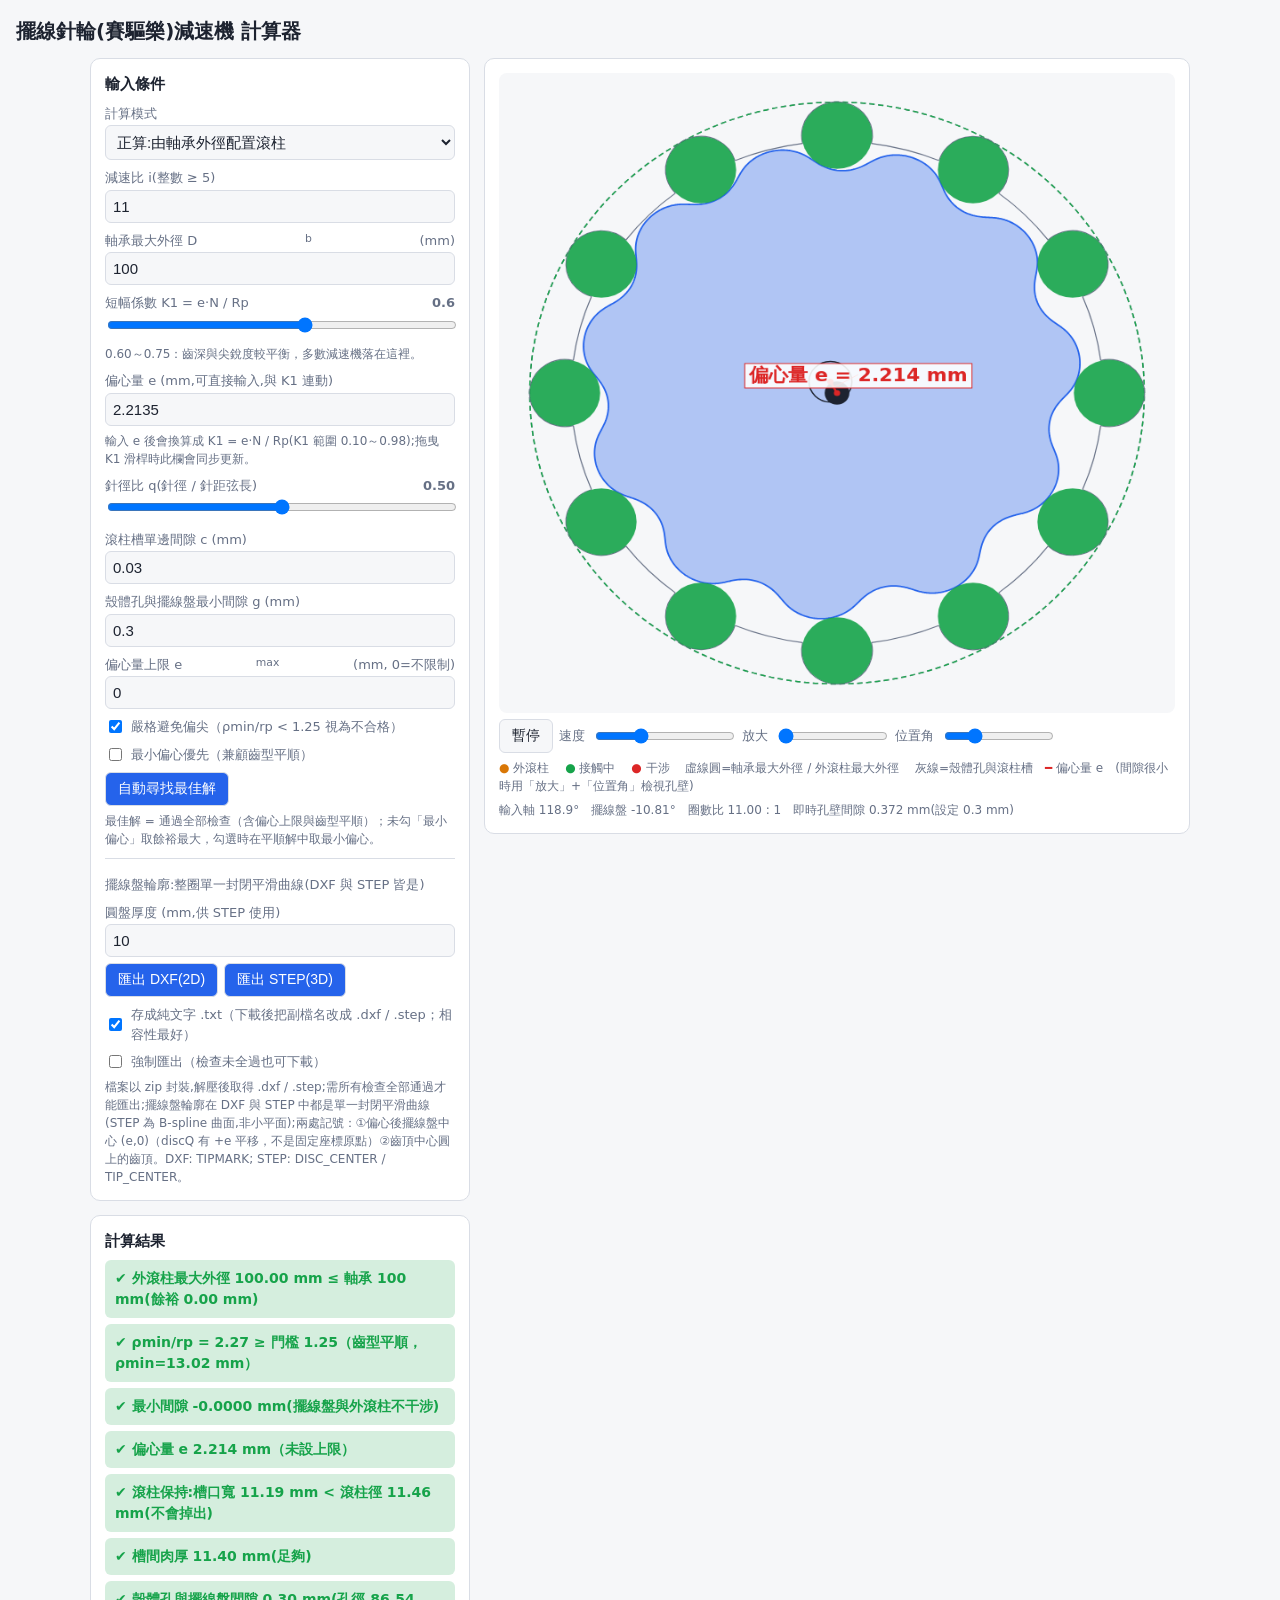
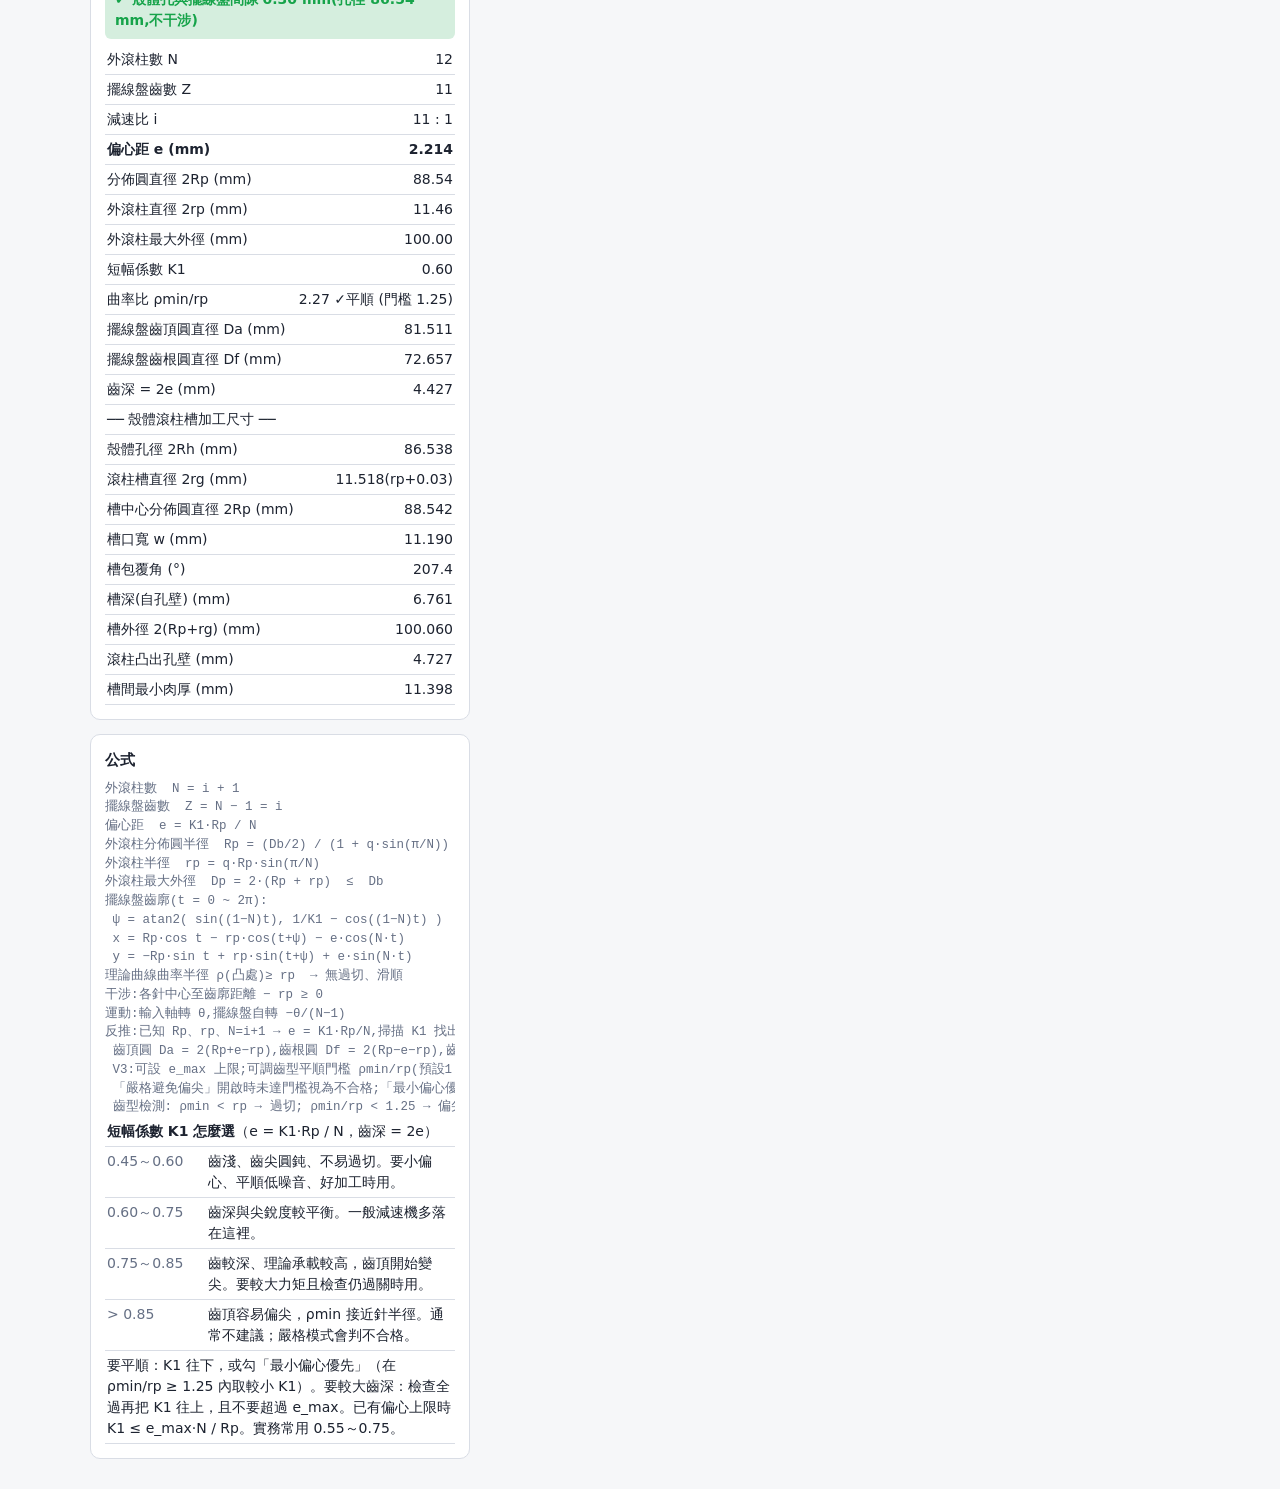
<file: 擺線針輪(賽驅樂)減速機計算器V4.html>
<!DOCTYPE html>
<html lang="zh-Hant"><head><meta charset="utf-8">
<meta name="viewport" content="width=device-width, initial-scale=1, viewport-fit=cover">
<title>擺線針輪(賽驅樂)減速機計算器</title>
<style>
:root{--bg:#f6f7f9;--card:#fff;--tx:#1d2330;--mut:#667085;--bd:#d9dde5;--ac:#2563eb;--ok:#16a34a;--bad:#dc2626;--pin:#d97706;--disc:#2563eb;box-sizing:border-box;padding-top:env(safe-area-inset-top,0px);padding-bottom:env(safe-area-inset-bottom,0px)}
@media(prefers-color-scheme:dark){:root:not([data-theme="light"]){--bg:#12151c;--card:#1b1f2a;--tx:#e8eaf0;--mut:#98a2b3;--bd:#323848;--ac:#60a5fa;--ok:#4ade80;--bad:#f87171;--pin:#fbbf24;--disc:#60a5fa}}
*{box-sizing:border-box}html{scroll-padding-top:env(safe-area-inset-top,0px)}
body{margin:0;background:var(--bg);color:var(--tx);font:15px/1.5 system-ui,"Noto Sans TC",sans-serif;padding:16px}
h1{font-size:20px;margin:0 0 12px}h2{font-size:15px;margin:0 0 8px}
.wrap{display:grid;grid-template-columns:minmax(300px,380px) 1fr;gap:14px;max-width:1100px;margin:auto}
@media(max-width:800px){.wrap{grid-template-columns:1fr}}
.card{background:var(--card);border:1px solid var(--bd);border-radius:10px;padding:14px;margin-bottom:14px}
label{display:flex;justify-content:space-between;gap:8px;margin:8px 0 2px;font-size:13px;color:var(--mut)}
input[type=number]{width:100%;padding:7px;border:1px solid var(--bd);border-radius:6px;background:var(--bg);color:var(--tx);font-size:15px}
input[type=range]{width:100%}
button{padding:7px 12px;border:1px solid var(--bd);border-radius:6px;background:var(--ac);color:#fff;cursor:pointer;font-size:14px;margin:6px 6px 0 0}
button.g{background:var(--bg);color:var(--tx)}
table{width:100%;border-collapse:collapse;font-size:14px}td{padding:4px 2px;border-bottom:1px solid var(--bd)}td:last-child{text-align:right;font-variant-numeric:tabular-nums}
.badge{display:block;padding:8px 10px;border-radius:6px;margin:6px 0;font-size:14px;font-weight:600}
.ok{background:color-mix(in srgb,var(--ok) 18%,transparent);color:var(--ok)}.bad{background:color-mix(in srgb,var(--bad) 18%,transparent);color:var(--bad)}.warn{background:color-mix(in srgb,var(--pin) 20%,transparent);color:var(--pin)}
canvas{width:100%;aspect-ratio:1;max-height:640px;display:block;border-radius:8px;background:var(--bg)}
.fx{overflow-x:auto;font-family:ui-monospace,monospace;font-size:12.5px;color:var(--mut);white-space:pre}
.lg{font-size:12px;color:var(--mut);margin-top:6px}
table.guide td,table.guide td:last-child{text-align:left;font-variant-numeric:normal;vertical-align:top}
table.guide td:first-child:not([colspan]){white-space:nowrap;width:7.2em;color:var(--mut)}
</style></head><body>
<h1>擺線針輪(賽驅樂)減速機 計算器</h1>
<div class="wrap">
<div>
 <div class="card"><h2>輸入條件</h2>
  <label>計算模式</label><select id="mode" style="width:100%;padding:7px;border:1px solid var(--bd);border-radius:6px;background:var(--bg);color:var(--tx);font-size:15px"><option value="fwd">正算:由軸承外徑配置滾柱</option><option value="rev">反推:已知滾柱 → 擺線盤與偏心量</option></select>
  <label>減速比 i(整數 ≥ 5)</label><input type="number" id="ratio" value="11" min="5" step="1">
  <label>軸承最大外徑 D<sub>b</sub> (mm)</label><input type="number" id="dmax" value="100" min="20" step="1">
  <div id="revbox" style="display:none"><label>外滾柱中心圓直徑 2Rp (mm)</label><input type="number" id="rpcd" value="88.54" min="1" step="0.01">
   <label>外滾柱外徑 2rp (mm)</label><input type="number" id="rpd" value="11.46" min="0.5" step="0.01">
   <div class="lg" id="pinwarn" style="font-weight:600"></div>
   <button id="brev">反推偏心量與擺線盤</button><div class="lg">此模式以上方「軸承最大外徑」作為上限檢查(外滾柱最大外徑 = 中心圓直徑 + 外徑);針徑比 q 不使用。</div></div>
  <label><span>短幅係數 K1 = e·N / Rp</span><b id="k1v"></b></label><input type="range" id="k1" min="0.1" max="0.98" step="any" value="0.6">
  <div class="lg" id="k1hint"></div>
  <label>偏心量 e (mm,可直接輸入,與 K1 連動)</label><input type="number" id="ein" min="0" step="0.001">
  <div class="lg" id="ehint">輸入 e 後會換算成 K1 = e·N / Rp(K1 範圍 0.10～0.98);拖曳 K1 滑桿時此欄會同步更新。</div>
  <label><span>針徑比 q(針徑 / 針距弦長)</span><b id="qv"></b></label><input type="range" id="q" min="0.2" max="0.8" step="0.01" value="0.5">
  <label>滾柱槽單邊間隙 c (mm)</label><input type="number" id="gc" value="0.03" min="0" step="0.01">
  <label>殼體孔與擺線盤最小間隙 g (mm)</label><input type="number" id="gg" value="0.3" min="0" step="0.05">
  <label>偏心量上限 e<sub>max</sub> (mm, 0=不限制)</label><input type="number" id="emax" value="0" min="0" step="0.01">
  <input type="hidden" id="rhomin" value="1.25">
  <label style="gap:6px;justify-content:flex-start;align-items:center"><input type="checkbox" id="strictS" checked> 嚴格避免偏尖（ρmin/rp &lt; 1.25 視為不合格）</label>
  <label style="gap:6px;justify-content:flex-start;align-items:center"><input type="checkbox" id="mine"> 最小偏心優先（兼顧齒型平順）</label>
  <button id="auto">自動尋找最佳解</button>
  <div class="lg" id="automsg">最佳解 = 通過全部檢查（含偏心上限與齒型平順）；未勾「最小偏心」取餘裕最大，勾選時在平順解中取最小偏心。</div>
  <div id="exbox" style="margin-top:10px;border-top:1px solid var(--bd);padding-top:8px"><label>擺線盤輪廓:整圈單一封閉平滑曲線(DXF 與 STEP 皆是)</label>
   <label>圓盤厚度 (mm,供 STEP 使用)</label><input type="number" id="thk" value="10" min="1" step="1">
   <button id="bdxf">匯出 DXF(2D)</button><button id="bstp">匯出 STEP(3D)</button>
   <label style="margin-top:8px;gap:6px;justify-content:flex-start;align-items:center"><input type="checkbox" id="ztxt" checked>存成純文字 .txt（下載後把副檔名改成 .dxf / .step；相容性最好）</label>
   <label style="gap:6px;justify-content:flex-start;align-items:center"><input type="checkbox" id="forceEx">強制匯出（檢查未全過也可下載）</label>
   <div class="lg" id="exmsg">檔案以 zip 封裝,解壓後取得 .dxf / .step;需所有檢查全部通過才能匯出;擺線盤輪廓在 DXF 與 STEP 中都是單一封閉平滑曲線(STEP 為 B-spline 曲面,非小平面);兩處記號：①偏心後擺線盤中心 (e,0)（discQ 有 +e 平移，不是固定座標原點）②齒頂中心圓上的齒頂。DXF: TIPMARK; STEP: DISC_CENTER / TIP_CENTER。</div></div>
 </div>
 <div class="card" id="revcard" style="display:none"><h2>反推結果</h2><div id="rev"></div></div>
 <div class="card"><h2>計算結果</h2><div id="chk"></div><table id="res"></table></div>
 <div class="card"><h2>公式</h2><div class="fx">外滾柱數  N = i + 1
擺線盤齒數  Z = N − 1 = i
偏心距  e = K1·Rp / N
外滾柱分佈圓半徑  Rp = (Db/2) / (1 + q·sin(π/N))
外滾柱半徑  rp = q·Rp·sin(π/N)
外滾柱最大外徑  Dp = 2·(Rp + rp)  ≤  Db
擺線盤齒廓(t = 0 ~ 2π):
 ψ = atan2( sin((1−N)t), 1/K1 − cos((1−N)t) )
 x = Rp·cos t − rp·cos(t+ψ) − e·cos(N·t)
 y = −Rp·sin t + rp·sin(t+ψ) + e·sin(N·t)
理論曲線曲率半徑 ρ(凸處)≥ rp  → 無過切、滑順
干涉:各針中心至齒廓距離 − rp ≥ 0
運動:輸入軸轉 θ,擺線盤自轉 −θ/(N−1)
反推:已知 Rp、rp、N=i+1 → e = K1·Rp/N,掃描 K1 找出同時滿足曲率、干涉、槽保持、偏心上限的範圍
 齒頂圓 Da = 2(Rp+e−rp),齒根圓 Df = 2(Rp−e−rp),齒深 = 2e
 V3:可設 e_max 上限;可調齒型平順門檻 ρmin/rp(預設1.25)
 「嚴格避免偏尖」開啟時未達門檻視為不合格;「最小偏心優先」在平順解中取最小 e
 齒型檢測: ρmin < rp → 過切; ρmin/rp < 1.25 → 偏尖(建議降 K1 或略增 q)</div>
 <table class="guide">
 <tr><td colspan="2"><b>短幅係數 K1 怎麼選</b>（e = K1·Rp / N，齒深 = 2e）</td></tr>
 <tr><td>0.45～0.60</td><td>齒淺、齒尖圓鈍、不易過切。要小偏心、平順低噪音、好加工時用。</td></tr>
 <tr><td>0.60～0.75</td><td>齒深與尖銳度較平衡。一般減速機多落在這裡。</td></tr>
 <tr><td>0.75～0.85</td><td>齒較深、理論承載較高，齒頂開始變尖。要較大力矩且檢查仍過關時用。</td></tr>
 <tr><td>> 0.85</td><td>齒頂容易偏尖，ρmin 接近針半徑。通常不建議；嚴格模式會判不合格。</td></tr>
 <tr><td colspan="2">要平順：K1 往下，或勾「最小偏心優先」（在 ρmin/rp ≥ 1.25 內取較小 K1）。要較大齒深：檢查全過再把 K1 往上，且不要超過 e_max。已有偏心上限時 K1 ≤ e_max·N / Rp。實務常用 0.55～0.75。</td></tr>
 </table></div>
</div>
<div>
 <div class="card"><canvas id="cv" width="760" height="760"></canvas>
  <button id="play" class="g">暫停</button><label style="display:inline-flex;gap:8px;align-items:center">速度<input type="range" id="spd" min="0.1" max="3" step="0.1" value="1" style="width:140px"></label>
  <label style="display:inline-flex;gap:8px;align-items:center">放大<input type="range" id="zm" min="1" max="10" step="0.5" value="1" style="width:110px"></label>
  <label style="display:inline-flex;gap:8px;align-items:center">位置角<input type="range" id="za" min="0" max="360" step="1" value="90" style="width:110px"></label>
  <div class="lg"><span style="color:var(--pin)">●</span> 外滾柱 　<span style="color:var(--ok)">●</span> 接觸中 　<span style="color:var(--bad)">●</span> 干涉 　虛線圓=軸承最大外徑 / 外滾柱最大外徑 　灰線=殼體孔與滾柱槽　<span style="color:var(--bad)">━</span> 偏心量 e　(間隙很小時用「放大」+「位置角」檢視孔壁)</div>
  <div class="lg" id="ang"></div></div>
</div></div>
<script>
const $=id=>document.getElementById(id);
let P=null,prof=[],theta=0,playing=true;
function calc(){
 const i=Math.max(5,Math.round(+$('ratio').value||5)),Db=+$('dmax').value||100,K1=+$('k1').value,q=+$('q').value;
 const REV=$('mode').value=='rev',N=i+1,s=Math.sin(Math.PI/N),Rp=REV?(+$('rpcd').value||1)/2:(Db/2)/(1+q*s),rp=REV?(+$('rpd').value||1)/2:q*Rp*s,e=K1*Rp/N,Dp=2*(Rp+rp);
 // 齒廓
 const M=Math.max(1440,30*N);prof=[];
 for(let k=0;k<M;k++){const t=2*Math.PI*k/M,u=(1-N)*t,psi=Math.atan2(Math.sin(u),1/K1-Math.cos(u));
  prof.push([Rp*Math.cos(t)-rp*Math.cos(t+psi)-e*Math.cos(N*t),-Rp*Math.sin(t)+rp*Math.sin(t+psi)+e*Math.sin(N*t)]);}
 // 曲率(凸處最小曲率半徑)
 let rho=Infinity;
 for(let k=0;k<M;k++){const t=2*Math.PI*k/M,c=Math.cos(t),sn=Math.sin(t),cn=Math.cos(N*t),sN=Math.sin(N*t);
  const x1=-Rp*sn+e*N*sN,y1=-Rp*c+e*N*cn,x2=-Rp*c+e*N*N*cn,y2=Rp*sn-e*N*N*sN;
  const cu=(x1*y2-y1*x2)/Math.pow(x1*x1+y1*y1,1.5);if(cu<0)rho=Math.min(rho,-1/cu);}
 P={i,N,Db,K1,q,Rp,rp,e,Dp,rho,M};
 // 干涉掃描
 let mn=1e9;const st=Math.max(1,Math.floor(M/720));
 for(let n=0;n<(FAST?0:48);n++){const th=2*Math.PI*n/48;const cl=clear(th);for(const c of cl)mn=Math.min(mn,c);}
 P.minClear=FAST?0:mn;
 P.H=housing();P.okH=P.H.ok0&&P.H.okR&&P.H.okW;
 const emax=+$('emax').value||0;P.emax=emax;P.okE=emax<=0||e<=emax+1e-9;
 P.rhoRatio=rp>0?rho/rp:0;
 const rth=Math.max(1,+$('rhomin').value||1.25);P.rth=rth;
 const strict=$('strictS').checked;P.strictS=strict;
 P.okD=Dp<=Db+1e-9;P.okU=rho>=rp;P.okI=mn>=-0.01*rp;
 P.okS=!strict||P.rhoRatio>=rth-1e-9; /* 嚴格模式才把偏尖算不合格 */
 P.ok=P.okD&&P.okU&&P.okI&&P.okH&&P.okE&&P.okS;
 show();
}
function housing(){const{N,Rp,rp,e}=P,c=Math.max(0,+$('gc').value||0),g=Math.max(0,+$('gg').value||0);
 let rm=0;for(const p of prof)rm=Math.max(rm,Math.hypot(p[0],p[1]));
 const Rtip=rm+e,Rh=Rtip+g,rg=rp+c,x=(Rp*Rp+Rh*Rh-rg*rg)/(2*Rp),yy=Rh*Rh-x*x,H={c,g,Rtip,Rh,rg,ok0:false,okR:false,okW:false};
 if(yy<=0||Rh>=Rp+rg)return H;
 const y=Math.sqrt(yy),T=2*Math.PI,m=a=>((a%T)+T)%T;
 H.ok0=true;H.w=2*y;H.phi=Math.atan2(y,x);H.am=m(Math.atan2(-y,x-Rp));H.ap=m(Math.atan2(y,x-Rp));if(H.ap<H.am)H.ap+=T;
 H.protr=Rh-(Rp-rp);H.depth=Rp+rg-Rh;
 const wa=Math.PI/N-H.phi;H.web=wa>0?2*Rh*Math.sin(wa):-1;H.webO=2*Rp*Math.sin(Math.PI/N)-2*rg;
 H.okR=H.w<2*rp-0.02&&H.protr>0;H.okW=H.web>=0.3&&H.webO>=0.3;return H}
function hbadges(){const H=P.H,f=(v,n=2)=>v.toFixed(n),b=(ok,t)=>`<span class="badge ${ok?'ok':'bad'}">${ok?'✔':'✘'} ${t}</span>`;
 if(!H.ok0)return b(false,'殼體槽幾何無法成立(孔徑與槽圓不相交)');
 return b(H.okR,`滾柱保持:槽口寬 ${f(H.w)} mm ${H.okR?'&lt;':'≥'} 滾柱徑 ${f(2*P.rp)} mm(${H.okR?'不會掉出':'需加擋圈/側蓋,或加大針徑 q、降低 K1'})`)+b(H.okW,`槽間肉厚 ${f(Math.min(H.web,H.webO))} mm(${H.okW?'足夠':'&lt; 0.3 mm 太薄'})`)+b(true,`殼體孔與擺線盤間隙 ${f(H.g)} mm(孔徑 ${f(2*H.Rh)} mm,不干涉)`)}
function hrows(){const H=P.H,f=(v,n=3)=>v.toFixed(n);if(!H.ok0)return[];
 return[['── 殼體滾柱槽加工尺寸 ──',''],['殼體孔徑 2Rh (mm)',f(2*H.Rh)],['滾柱槽直徑 2rg (mm)',f(2*H.rg)+'(rp+'+f(H.c,2)+')'],['槽中心分佈圓直徑 2Rp (mm)',f(2*P.Rp)],['槽口寬 w (mm)',f(H.w)],['槽包覆角 (°)',f((H.ap-H.am)*180/Math.PI,1)],['槽深(自孔壁) (mm)',f(H.depth)],['槽外徑 2(Rp+rg) (mm)',f(2*(P.Rp+H.rg))],['滾柱凸出孔壁 (mm)',f(H.protr)],['槽間最小肉厚 (mm)',f(Math.min(H.web,H.webO))]]}
function clear(th){ // 每支針的最小間隙
 const{N,Rp,rp,e}=P,a=-th/(N-1),c=Math.cos(a),s=Math.sin(a),Cx=e*Math.cos(th),Cy=e*Math.sin(th),out=[];
 const st=Math.max(1,Math.floor(P.M/(24*N)));
 for(let j=0;j<N;j++){const ph=2*Math.PI*j/N,px=Rp*Math.cos(ph)-Cx,py=Rp*Math.sin(ph)-Cy,qx=c*px+s*py,qy=-s*px+c*py;
  let d=1e18;for(let k=0;k<prof.length;k+=st){const dx=qx-prof[k][0],dy=qy-prof[k][1],v=dx*dx+dy*dy;if(v<d)d=v;}
  out.push(Math.sqrt(d)-rp);}
 return out;}
function show(){
 const f=(v,n=3)=>v.toFixed(n);
 if(!FAST&&$('mode').value=='rev')renderRev();
 $('k1v').textContent=(+(+$('k1').value).toFixed(3)).toString();
 if(!FAST){const ei=$('ein');if(ei&&document.activeElement!==ei)ei.value=(+P.e.toFixed(4)).toString();}$('qv').textContent=f(+$('q').value,2);
 {const k1=+$('k1').value,kh=$('k1hint');
  if(kh) kh.textContent=k1<0.45?'K1 偏低：齒很淺、承載偏小，僅在空間極緊時使用。':k1<0.6?'0.45～0.60：齒淺、齒尖圓鈍、不易過切。適合小偏心、要平順低噪音、加工要好做。':k1<=0.75?'0.60～0.75：齒深與尖銳度較平衡，多數減速機落在這裡。':k1<=0.85?'0.75～0.85：齒較深、理論承載較高，但齒頂開始變尖，需確認 ρmin/rp 仍達標。':'> 0.85：齒頂很容易偏尖，嚴格模式常判不合格，一般不建議。';}
 const b=(ok,t)=>`<span class="badge ${ok?'ok':'bad'}">${ok?'✔':'✘'} ${t}</span>`;
 {const d=P.Dp-P.Db,pw=$('pinwarn');if(pw){pw.style.color=P.okD?css('--ok'):css('--bad');pw.textContent=P.okD?`✔ 外滾柱最大外徑 ${f(P.Dp,2)} mm,距軸承上限尚有 ${f(Math.max(0,-d),2)} mm`:`✘ 外滾柱最大外徑 ${f(P.Dp,2)} mm,超出軸承 ${f(d,2)} mm;請讓「中心圓直徑 + 外滾柱外徑」至少再減少 ${f(d,2)} mm`}}
 const rr=P.rhoRatio,rth=P.rth,sharp=P.okU&&rr<rth,sharpBad=!P.okU;
 const bU=sharpBad?b(false,`曲率半徑 ρmin ${f(P.rho,2)} mm < 針半徑 ${f(P.rp,2)} mm（齒廓過切，齒型尖銳）`):
  sharp?(P.strictS?b(false,`ρmin/rp = ${f(rr,2)} &lt; 門檻 ${f(rth,2)}（齒型偏尖，嚴格模式不合格；請降低 K1 或略增 q）`):
   `<span class="badge warn">⚠ ρmin/rp = ${f(rr,2)} &lt; 門檻 ${f(rth,2)}（齒型偏尖，建議降低 K1 或略增 q）</span>`):
  b(true,`ρmin/rp = ${f(rr,2)} ≥ 門檻 ${f(rth,2)}（齒型平順，ρmin=${f(P.rho,2)} mm）`);
 $('chk').innerHTML=b(P.okD,`外滾柱最大外徑 ${f(P.Dp,2)} mm ${P.okD?'≤':'>'} 軸承 ${P.Db} mm(${P.okD?'餘裕 '+f(Math.max(0,P.Db-P.Dp),2):'超出 '+f(P.Dp-P.Db,2)} mm)`)+
  bU+
  b(P.okI,`最小間隙 ${f(P.minClear,4)} mm(${P.okI?'擺線盤與外滾柱不干涉':'有干涉'})`)+
  b(P.okE,P.emax<=0?`偏心量 e ${f(P.e,3)} mm（未設上限）`:`偏心量 e ${f(P.e,3)} mm ${P.okE?'≤':'>'} 上限 ${f(P.emax,2)} mm`)+hbadges();
 const R=[['外滾柱數 N',P.N],['擺線盤齒數 Z',P.N-1],['減速比 i',P.i+' : 1'],['偏心距 e (mm)',f(P.e)],['分佈圓直徑 2Rp (mm)',f(2*P.Rp,2)],['外滾柱直徑 2rp (mm)',f(2*P.rp,2)],['外滾柱最大外徑 (mm)',f(P.Dp,2)],['短幅係數 K1',f(P.K1,2)],['曲率比 ρmin/rp',f(rr,2)+(sharp?' ⚠偏尖':' ✓平順')+' (門檻 '+f(rth,2)+')'],['擺線盤齒頂圓直徑 Da (mm)',f(2*(P.Rp+P.e-P.rp))],['擺線盤齒根圓直徑 Df (mm)',f(2*(P.Rp-P.e-P.rp))],['齒深 = 2e (mm)',f(2*P.e)]].concat(hrows());
 $('res').innerHTML=R.map(r=>r[0].startsWith('偏心距')?`<tr><td><b>${r[0]}</b></td><td><b>${r[1]}</b></td></tr>`:`<tr><td>${r[0]}</td><td>${r[1]}</td></tr>`).join('');
}
function css(n){return getComputedStyle(document.documentElement).getPropertyValue(n).trim()}
function draw(){
 const cv=$('cv'),g=cv.getContext('2d'),W=cv.width,{N,Rp,rp,e,Db,Dp}=P,z=+$('zm').value||1,sc=z*W/2/(Math.max(Db,Dp)/2*1.1);
 g.clearRect(0,0,W,W);const ps=(+$('za').value||0)*Math.PI/180,zc=P.H&&P.H.ok0?P.H.Rh*(1-1/z):0,zx=zc*Math.cos(ps),zy=zc*Math.sin(ps);g.save();g.translate(W/2,W/2);g.scale(sc,-sc);g.translate(-zx,-zy);
 const a=-theta/(N-1),c=Math.cos(a),s=Math.sin(a),Cx=e*Math.cos(theta),Cy=e*Math.sin(theta),lw=1.5/sc;
 g.lineWidth=lw;g.setLineDash([6/sc,4/sc]);g.strokeStyle=css('--mut');
 g.beginPath();g.arc(0,0,Db/2,0,7);g.stroke();g.strokeStyle=P.okD?css('--ok'):css('--bad');g.beginPath();g.arc(0,0,Dp/2,0,7);g.stroke();g.setLineDash([]);
 {const H=P.H;if(H&&H.ok0){g.strokeStyle=css('--mut');g.lineWidth=0.8*lw;for(let j=0;j<N;j++){const ph=2*Math.PI*j/N;
  g.beginPath();g.arc(0,0,H.Rh,ph+H.phi,ph+2*Math.PI/N-H.phi);g.stroke();
  g.beginPath();g.arc(Rp*Math.cos(ph),Rp*Math.sin(ph),H.rg,ph+H.am,ph+H.ap);g.stroke();}}}
 // 擺線盤
 g.beginPath();prof.forEach((p,k)=>{const x=Cx+c*p[0]-s*p[1],y=Cy+s*p[0]+c*p[1];k?g.lineTo(x,y):g.moveTo(x,y)});g.closePath();
 g.fillStyle=css('--disc')+'55';g.fill();g.strokeStyle=css('--disc');g.lineWidth=1.2*lw;g.stroke();
 // 外滾柱
 const cl=clear(theta);
 for(let j=0;j<N;j++){const ph=2*Math.PI*j/N;g.beginPath();g.arc(Rp*Math.cos(ph),Rp*Math.sin(ph),rp,0,7);
  const v=cl[j];g.fillStyle=v<-0.01*rp?css('--bad'):v<0.02*rp+0.0005?css('--ok'):css('--pin');g.globalAlpha=.9;g.fill();g.globalAlpha=1;}
 // 偏心軸與中心
 g.beginPath();g.arc(Cx,Cy,e*0.8+rp*0.3,0,7);g.strokeStyle=css('--tx');g.lineWidth=lw;g.stroke();
 g.beginPath();g.arc(0,0,rp*0.35,0,7);g.fillStyle=css('--tx');g.fill();
 g.beginPath();g.moveTo(0,0);g.lineTo(Cx,Cy);g.stroke();
 g.restore();
 {const tx=x=>W/2+(x-zx)*sc,ty=y=>W/2-(y-zy)*sc,x0=tx(0),y0=ty(0),x1=tx(Cx),y1=ty(Cy),mx=(x0+x1)/2,my=(y0+y1)/2,an=Math.atan2(y1-y0,x1-x0),off=Math.max(30,Math.hypot(x1-x0,y1-y0)*0.5+24),lx=mx-Math.sin(an)*off,ly=my+Math.cos(an)*off;
  g.save();g.strokeStyle=css('--bad');g.fillStyle=css('--bad');g.lineWidth=2.5;g.beginPath();g.moveTo(x0,y0);g.lineTo(x1,y1);g.stroke();
  for(const[px,py]of[[x0,y0],[x1,y1]]){g.beginPath();g.arc(px,py,3.5,0,7);g.fill()}
  g.lineWidth=1;g.beginPath();g.moveTo(mx,my);g.lineTo(lx,ly);g.stroke();
  const t='偏心量 e = '+P.e.toFixed(3)+' mm';g.font='600 22px system-ui,sans-serif';const w=(g.measureText(t)||{width:200}).width,bx=Math.min(Math.max(lx-w/2,6),W-w-6),by=Math.min(Math.max(ly+8,26),W-10);
  g.globalAlpha=.88;g.fillStyle=css('--card');g.fillRect(bx-5,by-21,w+10,29);g.globalAlpha=1;g.strokeRect(bx-5,by-21,w+10,29);g.fillStyle=css('--bad');g.fillText(t,bx,by);g.restore()}
 let mr=0;for(const p of prof){const x=Cx+c*p[0]-s*p[1],y=Cy+s*p[0]+c*p[1];mr=Math.max(mr,Math.hypot(x,y))}
 $('ang').textContent=`輸入軸 ${(theta*180/Math.PI%360).toFixed(1)}°　擺線盤 ${((a*180/Math.PI)%360).toFixed(2)}°　圈數比 ${(theta/-a).toFixed(2)} : 1`+(P.H.ok0?`　即時孔壁間隙 ${(P.H.Rh-mr).toFixed(3)} mm(設定 ${P.H.g} mm)`:'');
}
let last=0;
function loop(t){const dt=Math.min(.05,(t-last)/1000||0);last=t;if(playing)theta+=dt*(+$('spd').value)*1.2;draw();requestAnimationFrame(loop)}
$('auto').onclick=autoBest;$('play').onclick=()=>{playing=!playing;$('play').textContent=playing?'暫停':'播放'};
/* ===== 匯出 ===== */
const CT=(()=>{const t=[];for(let n=0;n<256;n++){let c=n;for(let k=0;k<8;k++)c=c&1?0xEDB88320^(c>>>1):c>>>1;t[n]=c>>>0}return t})();
const crc=b=>{let c=~0;for(const x of b)c=CT[(c^x)&255]^(c>>>8);return ~c>>>0};
function zip(name,text){const nb=new TextEncoder().encode(name),d=new TextEncoder().encode(text),cr=crc(d),n=nb.length,L=30+n+d.length,C=46+n,o=new DataView(new ArrayBuffer(L+C+22)),u=new Uint8Array(o.buffer);
 let p=0;const w=(v,s)=>{s==2?o.setUint16(p,v,true):o.setUint32(p,v,true);p+=s};
 w(0x04034b50,4);w(20,2);w(0,2);w(0,2);w(0,2);w(33,2);w(cr,4);w(d.length,4);w(d.length,4);w(n,2);w(0,2);u.set(nb,p);p+=n;u.set(d,p);p+=d.length;
 w(0x02014b50,4);w(20,2);w(20,2);w(0,2);w(0,2);w(0,2);w(33,2);w(cr,4);w(d.length,4);w(d.length,4);w(n,2);w(0,2);w(0,2);w(0,2);w(0,2);w(0,4);w(0,4);u.set(nb,p);p+=n;
 w(0x06054b50,4);w(0,2);w(0,2);w(1,2);w(1,2);w(C,4);w(L,4);w(0,2);return u}
function discQ(){const{Rp,rp,e,N,K1}=P,pf=t=>{const u=(1-N)*t,psi=Math.atan2(Math.sin(u),1/K1-Math.cos(u));return[Rp*Math.cos(t)-rp*Math.cos(t+psi)-e*Math.cos(N*t)+e,-Rp*Math.sin(t)+rp*Math.sin(t+psi)+e*Math.sin(N*t)]};
 const n=Math.min(1500,Math.max(480,40*N)),Q=[];for(let k=0;k<n;k++)Q.push(pf(2*Math.PI*k/n));let A=0;Q.forEach((p,i)=>{const q=Q[(i+1)%n];A+=p[0]*q[1]-q[0]*p[1]});if(A<0)Q.reverse();return Q}
/* discQ 的 x 有 +e 平移 → 擺線盤中心(偏心後)為 (e,0), 不是 (0,0)
   齒頂中心圓: 以盤中心為圓心、半徑 Rt=Rp+e−rp (=Da/2) */
function tipMark(){const{Rp,rp,e}=P,Q=discQ(),ox=e,oy=0;
 let bx=Q[0][0],by=Q[0][1],br=0;
 for(const p of Q){const dx=p[0]-ox,dy=p[1]-oy,r2=dx*dx+dy*dy;if(r2>br){br=r2;bx=p[0];by=p[1]}}
 const ang=Math.atan2(by-oy,bx-ox),c=Math.cos(ang),s=Math.sin(ang),Rt=Math.max(0.1,Rp+e-rp);
 return{ox,oy,x:ox+Rt*c,y:oy+Rt*s,r:Rt,ang,c,s,Rt}}
function dxf(){const{Rp,rp,e,N,Db,Dp}=P,o=[],f=v=>(+v).toFixed(5),a=(...v)=>o.push(v.join('\n'));
 const LY=[['DISC',5],['PINS',30],['PINCIRCLE',8],['BEARING_OD',1],['PIN_MAX_OD',3],['CENTER',7],['HOUSING',6],['TIPMARK',1]];
 const D=Math.max(Db,Dp)/2*1.1;a(0,'SECTION',2,'HEADER',9,'$ACADVER',1,'AC1009',9,'$EXTMIN',10,f(-D),20,f(-D),30,0,9,'$EXTMAX',10,f(D),20,f(D),30,0,9,'$LIMMIN',10,f(-D),20,f(-D),9,'$LIMMAX',10,f(D),20,f(D),0,'ENDSEC');
 a(0,'SECTION',2,'BLOCKS',0,'ENDSEC');
 a(0,'SECTION',2,'TABLES',0,'TABLE',2,'VPORT',70,1,0,'VPORT',2,'*ACTIVE',70,0,10,0,20,0,11,1,21,1,12,0,22,0,13,0,23,0,14,10,24,10,15,0,25,0,16,0,26,0,36,1,17,0,27,0,37,0,40,f(D*2),41,1.5,42,50,43,0,44,0,50,0,51,0,71,0,72,100,73,1,74,3,75,0,76,0,77,0,78,0,0,'ENDTAB',0,'TABLE',2,'LTYPE',70,1,0,'LTYPE',2,'CONTINUOUS',70,0,3,'Solid line',72,65,73,0,40,0.0,0,'ENDTAB');
 a(0,'TABLE',2,'LAYER',70,LY.length);LY.forEach(l=>a(0,'LAYER',2,l[0],70,0,62,l[1],6,'CONTINUOUS'));a(0,'ENDTAB',0,'ENDSEC');
 a(0,'SECTION',2,'ENTITIES');
 {/* 單一封閉三次 B-spline 曲線(spline-fit 多段線:控制框 + 曲線點),R12 格式,AutoCAD 可直接 PEDIT/SPLINEDIT 轉成 SPLINE */
  const S=pbs(discQ()),n=S.FX.length,w=i=>(i%n+n)%n;a(0,'POLYLINE',8,'DISC',66,1,70,5,75,6);
  for(let k=0;k<n;k++)a(0,'VERTEX',8,'DISC',10,f(S.FX[k]),20,f(S.FY[k]),30,0,70,16);
  for(let k=0;k<n;k++){const A=[0,1,2,3].map(j=>w(k+j));for(let m=0;m<4;m++){const t=m/4,t2=t*t,t3=t2*t,b0=(1-t)**3/6,b1=(3*t3-6*t2+4)/6,b2=(-3*t3+3*t2+3*t+1)/6,b3=t3/6;
    a(0,'VERTEX',8,'DISC',10,f(b0*S.FX[A[0]]+b1*S.FX[A[1]]+b2*S.FX[A[2]]+b3*S.FX[A[3]]),20,f(b0*S.FY[A[0]]+b1*S.FY[A[1]]+b2*S.FY[A[2]]+b3*S.FY[A[3]]),30,0,70,8)}}
  a(0,'SEQEND',8,'DISC')}
 const C=(l,x,y,r)=>a(0,'CIRCLE',8,l,10,f(x),20,f(y),30,0,40,f(r));
 for(let j=0;j<N;j++){const ph=2*Math.PI*j/N;C('PINS',Rp*Math.cos(ph),Rp*Math.sin(ph),rp)}
 C('PINCIRCLE',0,0,Rp);C('BEARING_OD',0,0,Db/2);C('PIN_MAX_OD',0,0,Dp/2);C('CENTER',0,0,rp*0.35);C('CENTER',e,0,rp*0.35);
 if(P.H.ok0){const H=P.H,d=r=>r*180/Math.PI,m=x=>((x%360)+360)%360;for(let j=0;j<N;j++){const ph=2*Math.PI*j/N;
  a(0,'ARC',8,'HOUSING',10,0,20,0,30,0,40,f(H.Rh),50,f(m(d(ph+H.phi))),51,f(m(d(ph+2*Math.PI/N-H.phi))));
  a(0,'ARC',8,'HOUSING',10,f(Rp*Math.cos(ph)),20,f(Rp*Math.sin(ph)),30,0,40,f(H.rg),50,f(m(d(ph+H.am))),51,f(m(d(ph+H.ap))))}}
 {/* 兩處記號: ①偏心後擺線盤中心(e,0) ②齒頂(在以盤中心為圓心的齒頂中心圓上) */
  const tm=tipMark(),L='TIPMARK',Rt=tm.Rt,ox=tm.ox,oy=tm.oy;
  const dc=Math.max(0.5,Rt*0.02), dd=dc*1.6;
  const tc=Math.max(0.4,Rt*0.015), td=Math.max(1.0,Rt*0.045);
  /* ① 擺線盤中心(偏心後) */
  C(L,ox,oy,dc);
  a(0,'LINE',8,L,10,f(ox-dd),20,f(oy),30,0,11,f(ox+dd),21,f(oy),31,0);
  a(0,'LINE',8,L,10,f(ox),20,f(oy-dd),30,0,11,f(ox),21,f(oy+dd),31,0);
  /* ② 齒頂 */
  C(L,tm.x,tm.y,tc);
  a(0,'LINE',8,L,10,f(tm.x-tm.c*td),20,f(tm.y-tm.s*td),30,0,11,f(tm.x+tm.c*td),21,f(tm.y+tm.s*td),31,0);
  a(0,'LINE',8,L,10,f(tm.x+tm.s*td),20,f(tm.y-tm.c*td),30,0,11,f(tm.x-tm.s*td),21,f(tm.y+tm.c*td),31,0);
  /* 輔助: 以盤中心為圓心的齒頂中心圓 + 中心→齒頂 */
  C(L,ox,oy,Rt);
  a(0,'LINE',8,L,10,f(ox),20,f(oy),30,0,11,f(tm.x),21,f(tm.y),31,0)}
 a(0,'ENDSEC',0,'EOF');return o.join('\n')+'\n'}
function bsp(Q,D0,Dn){const n=Q.length-1,B=5,u=Q.map((_,k)=>k/n),U=[0,0,0,0];for(let j=1;j<n;j++)U.push(u[j]);U.push(1,1,1,1);
 const nc=n+3,span=x=>{if(x>=1)return nc-1;let lo=3,hi=nc,m=(lo+hi)>>1;while(x<U[m]||x>=U[m+1]){if(x<U[m])hi=m;else lo=m;m=(lo+hi)>>1}return m},
 bas=(s,x)=>{const N=[1,0,0,0],L=[],R=[];for(let j=1;j<=3;j++){L[j]=x-U[s+1-j];R[j]=U[s+j]-x;let sv=0;for(let r=0;r<j;r++){const t=N[r]/(R[r+1]+L[j-r]);N[r]=sv+R[r+1]*t;sv=L[j-r]*t}N[j]=sv}return N};
 const A=[],bx=[],by=[],row0=()=>new Array(2*B+1).fill(0),put=(r,c,v)=>{A[r][c-r+B]=v};
 for(let r=0;r<nc;r++)A.push(row0());
 put(0,0,1);bx[0]=Q[0][0];by[0]=Q[0][1];
 put(1,0,-1);put(1,1,1);bx[1]=U[4]/3*D0[0];by[1]=U[4]/3*D0[1];
 for(let k=1;k<n;k++){const r=k+1,s=span(u[k]),N=bas(s,u[k]);for(let q=0;q<=3;q++)put(r,s-3+q,N[q]);bx[r]=Q[k][0];by[r]=Q[k][1]}
 put(n+1,n+1,-1);put(n+1,n+2,1);bx[n+1]=(1-U[n+2])/3*Dn[0];by[n+1]=(1-U[n+2])/3*Dn[1];
 put(n+2,n+2,1);bx[n+2]=Q[n][0];by[n+2]=Q[n][1];
 for(let k=0;k<nc;k++){const pv=A[k][B];if(!pv)return null;for(let i=k+1;i<=Math.min(nc-1,k+B);i++){const f=A[i][k-i+B]/pv;if(!f)continue;for(let j=k;j<=Math.min(nc-1,k+B);j++)A[i][j-i+B]-=f*A[k][j-k+B];bx[i]-=f*bx[k];by[i]-=f*by[k]}}
 const cx=[],cy=[];for(let i=nc-1;i>=0;i--){let sx=bx[i],sy=by[i];for(let j=i+1;j<=Math.min(nc-1,i+B);j++){sx-=A[i][j-i+B]*cx[j];sy-=A[i][j-i+B]*cy[j]}cx[i]=sx/A[i][B];cy[i]=sy/A[i][B]}
 return{U,cx,cy}}
/* 單一封閉週期 C2 三次 B-spline:通過全部取樣點,首尾無縫銜接(無端點、無折角) */
function pbs(Q){const n=Q.length,cx=Q.map(p=>p[0]),cy=Q.map(p=>p[1]);
 for(let it=0;it<120;it++){let d=0;for(let i=0;i<n;i++){const a=(i+n-1)%n,b=(i+1)%n,nx=(6*Q[i][0]-cx[a]-cx[b])/4,ny=(6*Q[i][1]-cy[a]-cy[b])/4;d=Math.max(d,Math.abs(nx-cx[i]),Math.abs(ny-cy[i]));cx[i]=nx;cy[i]=ny}if(d<1e-12)break}
 cx.unshift(cx.pop());cy.unshift(cy.pop());/* 控制點對齊節點:曲線在 u=3+k 通過 Q[k] */
 const FX=cx.slice(),FY=cy.slice();
 /* 轉成「端點夾緊」的標準 B-spline(每段三次 Bézier 銜接),所有 CAD 都讀得懂;幾何上仍是 C2 平滑的單一封閉曲線 */
 const X=[],Y=[],U=[0,0,0,0],w=i=>(i%n+n)%n;
 for(let k=0;k<n;k++){const P=[0,1,2,3].map(j=>w(k+j));
  const bx=[(cx[P[0]]+4*cx[P[1]]+cx[P[2]])/6,(2*cx[P[1]]+cx[P[2]])/3,(cx[P[1]]+2*cx[P[2]])/3],by=[(cy[P[0]]+4*cy[P[1]]+cy[P[2]])/6,(2*cy[P[1]]+cy[P[2]])/3,(cy[P[1]]+2*cy[P[2]])/3];
  for(let j=0;j<3;j++){X.push(bx[j]);Y.push(by[j])}}
 X.push(X[0]);Y.push(Y[0]);
 for(let k=1;k<n;k++)U.push(k,k,k);U.push(n,n,n,n);
 return{U,cx:X,cy:Y,FX,FY}}
function step(T){const{Rp,rp,e,N}=P,E=[];let id=0;
 const add=s=>{E.push('#'+(++id)+'='+s+';');return id},f=v=>(+v).toFixed(6),R=i=>'#'+i;
 const pt=(x,y,z)=>add(`CARTESIAN_POINT('',(${f(x)},${f(y)},${f(z)}))`),dr=(x,y,z)=>add(`DIRECTION('',(${f(x)},${f(y)},${f(z)}))`),
  ax=(p,n,r)=>add(`AXIS2_PLACEMENT_3D('',${R(p)},${R(n)},${R(r)})`),vx=p=>add(`VERTEX_POINT('',${R(p)})`),
  ec=(a,b,c)=>add(`EDGE_CURVE('',${R(a)},${R(b)},${R(c)},.T.)`),oe=(k,s)=>add(`ORIENTED_EDGE('',*,*,${R(k)},${s?'.T.':'.F.'})`),
  vec=(d,l)=>add(`VECTOR('',${R(d)},${f(l)})`),ln=(p,v)=>add(`LINE('',${R(p)},${R(v)})`),pl=(p,n,r)=>add(`PLANE('',${R(ax(p,n,r))})`),
  face=(oes,sf)=>{const lp=add(`EDGE_LOOP('',(${oes.map(R)}))`),b=add(`FACE_OUTER_BOUND('',${R(lp)},.T.)`);return add(`ADVANCED_FACE('',(${R(b)}),${R(sf)},.T.)`)},
  solid=(F,name)=>{const sh=add(`CLOSED_SHELL('',(${F.map(R)}))`);return add(`MANIFOLD_SOLID_BREP('${name}',${R(sh)})`)};
 const zD=dr(0,0,1),mzD=dr(0,0,-1),xD=dr(1,0,0);
 const prism=(poly,z0,z1,name)=>{const n=poly.length,Bp=poly.map(p=>pt(p[0],p[1],z0)),Tp=poly.map(p=>pt(p[0],p[1],z1)),Bv=Bp.map(vx),Tv=Tp.map(vx),vv=vec(zD,z1-z0),Eb=[],Et=[],Ev=[],Dd=[];
  for(let i=0;i<n;i++){const j=(i+1)%n,dx=poly[j][0]-poly[i][0],dy=poly[j][1]-poly[i][1],L=Math.hypot(dx,dy),d=dr(dx/L,dy/L,0),v=vec(d,L);Dd.push([d,dx/L,dy/L]);
   Eb.push(ec(Bv[i],Bv[j],ln(Bp[i],v)));Et.push(ec(Tv[i],Tv[j],ln(Tp[i],v)));Ev.push(ec(Bv[i],Tv[i],ln(Bp[i],vv)))}
  const F=[];
  F.push(face(Array.from({length:n},(_,k)=>oe(Eb[n-1-k],false)),pl(pt(0,0,z0),mzD,xD)));
  F.push(face(Et.map(k=>oe(k,true)),pl(pt(0,0,z1),zD,xD)));
  for(let i=0;i<n;i++){const j=(i+1)%n,d=Dd[i];F.push(face([oe(Eb[i],true),oe(Ev[j],true),oe(Et[i],false),oe(Ev[i],false)],pl(Bp[i],dr(d[2],-d[1],0),d[0])))}
  return solid(F,name)};
 const cyl=(cx,cy,r,z0,z1,name)=>{const pB=pt(cx+r,cy,z0),pT=pt(cx+r,cy,z1),vB=vx(pB),vT=vx(pT),
   cB=add(`CIRCLE('',${R(ax(pt(cx,cy,z0),zD,xD))},${f(r)})`),cT=add(`CIRCLE('',${R(ax(pt(cx,cy,z1),zD,xD))},${f(r)})`),
   eB=ec(vB,vB,cB),eT=ec(vT,vT,cT),eS=ec(vB,vT,ln(pB,vec(zD,z1-z0))),
   F=[face([oe(eB,false)],pl(pt(cx,cy,z0),mzD,xD)),face([oe(eT,true)],pl(pt(cx,cy,z1),zD,xD)),
    face([oe(eB,true),oe(eS,true),oe(eT,false),oe(eS,false)],add(`CYLINDRICAL_SURFACE('',${R(ax(pt(cx,cy,z0),zD,xD))},${f(r)})`))];
  return solid(F,name)};
 const bsprism=(S,z0,z1,name)=>{const L=S.U[S.U.length-1],dk=[],mu=[];S.U.forEach(u=>{if(dk.length&&dk[dk.length-1]==u)mu[mu.length-1]++;else{dk.push(u);mu.push(1)}});
  const B=S.cx.map((x,i)=>pt(x,S.cy[i],z0)),Tp=S.cx.map((x,i)=>pt(x,S.cy[i],z1)),vB=vx(B[0]),vT=vx(Tp[0]),
   cv=ids=>add(`B_SPLINE_CURVE_WITH_KNOTS('',3,(${ids.map(R)}),.UNSPECIFIED.,.T.,.F.,(${mu}),(${dk.map(f)}),.UNSPECIFIED.)`),
   eB=ec(vB,vB,cv(B)),eT=ec(vT,vT,cv(Tp)),eS=ec(vB,vT,ln(pt(S.cx[0],S.cy[0],z0),vec(zD,z1-z0))),
   sf=add(`B_SPLINE_SURFACE_WITH_KNOTS('',3,1,(${B.map((b,i)=>'('+R(b)+','+R(Tp[i])+')')}),.UNSPECIFIED.,.F.,.F.,.F.,(${mu}),(2,2),(${dk.map(f)}),(0.,${f(z1-z0)}),.UNSPECIFIED.)`),
   F=[face([oe(eB,false)],pl(pt(0,0,z0),mzD,xD)),face([oe(eT,true)],pl(pt(0,0,z1),zD,xD)),face([oe(eB,true),oe(eS,true),oe(eT,false),oe(eS,false)],sf)];
  return solid(F,name)};
 const brs=[];
 brs.push(bsprism(pbs(discQ()),0,T,'CYCLOID_DISC'));
 {/* 兩處記號: ①偏心後盤中心(e,0) ②齒頂 */
  const tm=tipMark(),Rt=tm.Rt,ox=tm.ox,oy=tm.oy,h=Math.max(0.2,Math.min(0.5,T*0.05));
  const w=Math.max(0.22,Rt*0.008),tick=Math.max(1.0,Rt*0.045);
  const c=tm.c,sn=tm.s,nx=-sn,ny=c,t0=tick*0.5;
  /* ① 偏心後擺線盤中心 */
  const polyCX=[[ox-t0,oy-w],[ox-t0,oy+w],[ox+t0,oy+w],[ox+t0,oy-w]];
  const polyCY=[[ox-w,oy-t0],[ox+w,oy-t0],[ox+w,oy+t0],[ox-w,oy+t0]];
  brs.push(prism(polyCX,T,T+h,'DISC_CENTER_X'));
  brs.push(prism(polyCY,T,T+h,'DISC_CENTER_Y'));
  brs.push(cyl(ox,oy,Math.max(0.35,Rt*0.012),T,T+h*1.2,'DISC_CENTER'));
  /* ② 齒頂(齒頂中心圓上) */
  const polyT=[[tm.x-c*t0-w*nx,tm.y-sn*t0-w*ny],[tm.x+c*t0-w*nx,tm.y+sn*t0-w*ny],[tm.x+c*t0+w*nx,tm.y+sn*t0+w*ny],[tm.x-c*t0+w*nx,tm.y-sn*t0+w*ny]];
  const polyR=[[tm.x-nx*t0-w*c,tm.y-ny*t0-w*sn],[tm.x+nx*t0-w*c,tm.y+ny*t0-w*sn],[tm.x+nx*t0+w*c,tm.y+ny*t0+w*sn],[tm.x-nx*t0+w*c,tm.y-ny*t0+w*sn]];
  brs.push(prism(polyT,T,T+h,'TIP_MARK_T'));
  brs.push(prism(polyR,T,T+h,'TIP_MARK_R'));
  brs.push(cyl(tm.x,tm.y,Math.max(0.3,Rt*0.01),T,T+h*1.2,'TIP_CENTER'))}
 for(let j=0;j<N;j++){const ph=2*Math.PI*j/N;brs.push(cyl(Rp*Math.cos(ph),Rp*Math.sin(ph),rp,-2,T+2,'PIN_'+(j+1)))}
 const o=ax(pt(0,0,0),dr(0,0,1),dr(1,0,0));
 const lu=add("(LENGTH_UNIT()NAMED_UNIT(*)SI_UNIT(.MILLI.,.METRE.))"),au=add("(NAMED_UNIT(*)PLANE_ANGLE_UNIT()SI_UNIT($,.RADIAN.))"),su=add("(NAMED_UNIT(*)SI_UNIT($,.STERADIAN.)SOLID_ANGLE_UNIT())"),
  un=add(`UNCERTAINTY_MEASURE_WITH_UNIT(LENGTH_MEASURE(1.E-05),${R(lu)},'distance_accuracy_value','confusion accuracy')`),
  cx=add(`(GEOMETRIC_REPRESENTATION_CONTEXT(3)GLOBAL_UNCERTAINTY_ASSIGNED_CONTEXT((${R(un)}))GLOBAL_UNIT_ASSIGNED_CONTEXT((${R(lu)},${R(au)},${R(su)}))REPRESENTATION_CONTEXT('Context #1','3D Context with UNIT and UNCERTAINTY'))`),
  app=add("APPLICATION_CONTEXT('core data for automotive mechanical design processes')");
 add(`APPLICATION_PROTOCOL_DEFINITION('international standard','automotive_design',2000,${R(app)})`);
 const pc=add(`PRODUCT_CONTEXT('',${R(app)},'mechanical')`),pr=add(`PRODUCT('CYCLOIDAL_DRIVE','CYCLOIDAL_DRIVE','',(${R(pc)}))`),pf=add(`PRODUCT_DEFINITION_FORMATION('','',${R(pr)})`),
  pdc=add(`PRODUCT_DEFINITION_CONTEXT('part definition',${R(app)},'design')`),pd=add(`PRODUCT_DEFINITION('design','',${R(pf)},${R(pdc)})`),ps=add(`PRODUCT_DEFINITION_SHAPE('','',${R(pd)})`),
  sr=add(`ADVANCED_BREP_SHAPE_REPRESENTATION('',(${[o,...brs].map(R)}),${R(cx)})`);
 add(`SHAPE_DEFINITION_REPRESENTATION(${R(ps)},${R(sr)})`);add(`PRODUCT_RELATED_PRODUCT_CATEGORY('part','',(${R(pr)}))`);
 return "ISO-10303-21;\nHEADER;\nFILE_DESCRIPTION(('Cycloidal drive'),'2;1');\nFILE_NAME('cycloidal.step','2026-11-01T00:00:00',(''),(''),'','','');\nFILE_SCHEMA(('AUTOMOTIVE_DESIGN { 1 0 10303 214 1 1 1 1 }'));\nENDSEC;\nDATA;\n"+E.join('\n')+"\nENDSEC;\nEND-ISO-10303-21;\n"}
let DL=null;
function dlBlob(name,data,mime){
 const bl=data instanceof Blob?data:new Blob([data],{type:mime||'application/octet-stream'});
 const url=URL.createObjectURL(bl),a=document.createElement('a');
 a.href=url;a.download=name;a.style.display='none';document.body.appendChild(a);a.click();
 setTimeout(()=>{try{a.remove();URL.revokeObjectURL(url)}catch(_){}},2500);
 return bl.size}
async function ex(kind){const m=$('exmsg');
 if(!P||!P.N){m.textContent='請先完成計算。';return}
 if(!P.ok&&!$('forceEx').checked){m.textContent='檢查未全部通過，無法匯出。請調整參數或勾選「強制匯出」。';return}
 const T=Math.max(1,+$('thk').value||10),base='cycloidal_i'+P.i+'_D'+P.Db,raw=$('ztxt').checked;
 m.textContent='正在產生 '+kind.toUpperCase()+'…';
 try{
  const txt=kind=='dxf'?dxf():step(T);
  if(!txt||txt.length<100)throw new Error('產生的內容是空的');
  const warn=P.ok?'':'（強制匯出，檢查未全過）';
  /* 優先瀏覽器本機下載（最穩） */
  if(raw){
   const fn=base+'_'+kind+'.txt',sz=dlBlob(fn,txt,'text/plain;charset=utf-8');
   m.textContent='已下載 '+fn+' ('+(sz/1024).toFixed(1)+' KB)'+warn+'。請把副檔名 .txt 改成 .'+kind+'。';
  }else{
   const u=zip(base+'.'+kind,txt),fn=base+'_'+kind+'.zip',sz=dlBlob(fn,u,'application/zip');
   m.textContent='已下載 '+fn+' ('+(sz/1024).toFixed(1)+' KB)'+warn+'。解壓後取得 .'+kind+'。';
  }
  /* 若環境有額外下載 API 再試一次（可忽略失敗） */
  if(DL){try{const payload=raw?txt:zip(base+'.'+kind,txt);await DL.save({filename:raw?base+'_'+kind+'.txt':base+'_'+kind+'.zip',data:raw?txt:(payload.buffer?payload.buffer.slice(0):payload)})}catch(_){}}
 }catch(err){
  const msg=(err&&err.message)||String(err);
  m.textContent=err&&err.code=='declined'?'已取消匯出。':'匯出失敗: '+msg+'。可改勾「存成純文字 .txt」再試。';
  console.error(err)}
}
$('bdxf').onclick=()=>ex('dxf');$('bstp').onclick=()=>ex('step');
try{window.claude&&window.claude.use&&window.claude.use('downloads').then(d=>{DL=d}).catch(()=>{})}catch(_){}
let REVR=null;
function solveRev(hold){const box=$('rev'),keep=$('k1').value,ok=[],mine=$('mine').checked;
 const rth=Math.max(1,+$('rhomin').value||1.25),mUth=rth-1;
 FAST=true;const rows=[];for(let k=0.1;k<0.985;k+=0.01){$('k1').value=k.toFixed(2);calc();if(P.ok){ok.push(+k.toFixed(2));const mU=(P.rho-P.rp)/P.rp,mR=P.H.ok0?(2*P.rp-P.H.w)/(2*P.rp):0;rows.push({k:+k.toFixed(2),e:P.e,mU,mR,rr:P.rhoRatio,s:Math.min(mU/Math.max(0.05,mUth),mR/0.05)})}}FAST=false;
 if(!ok.length){$('k1').value=keep;calc();
  const why=!P.okD?`外滾柱最大外徑 ${P.Dp.toFixed(2)} mm 已超過軸承最大外徑 ${P.Db} mm`:!P.okE?`偏心量超過上限 e_max=${P.emax} mm`:!P.okS?`齒型偏尖（ρ/rp 未達門檻 ${rth}）`:'K1=0.10~0.98 內沒有同時滿足曲率、干涉、槽保持、肉厚、偏心上限與齒型平順的解(可調整滾柱、中心圓、間隙、e_max 或放寬平順門檻)';
  box.innerHTML=`<span class="badge bad">✘ 無可行偏心量:${why}</span>`;REVR=null;return}
 const lo=ok[0],hi=ok[ok.length-1];
 /* 平順: ρ/rp ≥ 門檻 且槽口餘裕足夠; 最小偏心優先時在平順解中取最小 K1 */
 const smooth=rows.filter(r=>r.rr>=rth-1e-9&&r.mR>=0.05&&r.k<=0.9);
 let pick;
 if(mine){
  const pool=smooth.length?smooth:rows;
  pick=pool.reduce((a,b)=>b.k<a.k?b:a);
 }else{
  const safe=rows.filter(r=>r.s>=1&&r.k<=0.85);
  pick=safe.length?safe.reduce((a,b)=>b.k>a.k?b:a):rows.reduce((a,b)=>b.s>a.s?b:a);
 }
 const kr=pick.k;
 REVR={lo,hi,kr,safe:smooth.length>0,mine,rth};$('k1').value=hold?keep:kr;calc();
 renderRev()}
function renderRev(){if(!REVR||!P)return;const{lo,hi,kr,mine,rth}=REVR,Rp=P.Rp,N=P.N,k=P.K1,f=(v,n=3)=>v.toFixed(n),inR=k>=lo-1e-9&&k<=hi+1e-9,
 R=[['外滾柱數 N / 擺線盤齒數',N+' / '+(N-1)],['可行 K1 範圍',lo.toFixed(2)+' ~ '+hi.toFixed(2)],['可行偏心量 e 範圍 (mm)',f(lo*Rp/N)+' ~ '+f(hi*Rp/N)],['最佳 K1 / e (mm)'+(REVR.safe?'':'(平順餘裕不足,取最穩健)')+(mine?' [最小偏心]':''),f(kr,2)+' / '+f(kr*Rp/N,4)],['★ 目前採用 K1 / e (mm)',f(k,2)+' / '+f(P.e,4)],['目前 ρmin/rp',f(P.rhoRatio,2)+' (門檻 '+(rth||P.rth).toFixed(2)+')']];
 $('rev').innerHTML=`<table>${R.map((r,i)=>i==4?`<tr><td><b>${r[0]}</b></td><td><b>${r[1]}</b></td></tr>`:`<tr><td>${r[0]}</td><td>${r[1]}</td></tr>`).join('')}</table><span class="badge ${inR&&P.ok?'ok':'bad'}">${inR&&P.ok?'✔ 目前採用值在可行範圍內':'✘ 目前採用值不在可行範圍或未通過檢查'}</span><div class="lg">以「目前採用」為準。勾選「最小偏心優先」時:在 ρ/rp≥門檻、槽口餘裕≥5%、K1≤0.9 的平順解中取最小偏心;未勾選則在安全餘裕內取最大偏心。開啟「嚴格避免偏尖」後，未達門檻的解會被判定不合格。</div>`}
let FAST=false;
function autoSolve(){if($('mode').value=='rev')solveRev(true)}
function autoBest(){const rev=$('mode').value=='rev',msg=$('automsg'),mine=$('mine').checked;
 const rth=Math.max(1,+$('rhomin').value||1.25);
 if(rev){solveRev();msg.textContent=REVR?(mine?'已套用最小偏心(平順餘裕內取最小 e)。':'已套用最佳 K1(安全餘裕內取最大偏心量)。'):'找不到可行解,請調整滾柱尺寸、中心圓、軸承外徑、間隙、偏心上限或平順門檻。';return}
 const k0=$('k1').value,q0=$('q').value,mid=a=>{const m=(a[0]+a[a.length-1])/2;return a.reduce((x,y)=>Math.abs(y-m)<Math.abs(x-m)?y:x)};
 const Ks=[],Qs=[];for(let k=0.1;k<0.985;k+=0.02)Ks.push(+k.toFixed(2));for(let q=0.2;q<0.805;q+=0.02)Qs.push(+q.toFixed(2));
 let best=null;FAST=true;
 for(const q of Qs){const ok=[],rows=[];$('q').value=q;for(const k of Ks){$('k1').value=k;calc();if(P.ok){ok.push(k);const mU=(P.rho-P.rp)/P.rp,mR=P.H.ok0?(2*P.rp-P.H.w)/(2*P.rp):0;rows.push({k,e:P.e,mU,mR,rr:P.rhoRatio})}}
  if(ok.length){const score=ok.length;if(!best||score>best.score||(score===best.score&&(mine?Math.min(...ok)<Math.min(...best.ok):Math.max(...ok)>Math.max(...best.ok))))best={q,ok,rows,score}}}
 FAST=false;
 if(best){
  let k;
  if(mine){
   const smooth=best.rows.filter(r=>r.rr>=rth-1e-9&&r.mR>=0.05&&r.k<=0.9);
   const pool=smooth.length?smooth:best.rows;
   k=pool.reduce((a,b)=>a.k<b.k?a:b).k;
  }else k=mid(best.ok);
  $('q').value=best.q;$('k1').value=k;calc();
  msg.textContent=mine?`已套用最小偏心:q = ${best.q.toFixed(2)}、K1 = ${(+k).toFixed(2)} (e=${P.e.toFixed(3)} mm, ρ/rp=${P.rhoRatio.toFixed(2)}, 平順門檻 ${rth})。`:`已套用最佳解:q = ${best.q.toFixed(2)}、K1 = ${(+k).toFixed(2)}(可行 K1 ${best.ok[0].toFixed(2)} ~ ${best.ok[best.ok.length-1].toFixed(2)}, ρ/rp=${P.rhoRatio.toFixed(2)})。`;
 }else{$('q').value=q0;$('k1').value=k0;calc();msg.textContent='找不到可行解,請調整輸入條件(減速比、軸承外徑、間隙、偏心上限或放寬齒型平順門檻)。'}}
function run(){autoSolve();calc()}
function setMode(){const rev=$('mode').value=='rev';$('revbox').style.display=rev?'block':'none';$('revcard').style.display=rev?'block':'none';$('q').disabled=rev;
 if(rev){$('rpcd').value=(2*P.Rp).toFixed(3);$('rpd').value=(2*P.rp).toFixed(3);solveRev()}else run()}
$('mode').onchange=setMode;$('brev').onclick=()=>solveRev(false);
['rpcd','rpd','ratio','dmax','gc','gg','emax','rhomin'].forEach(id=>$(id).addEventListener('input',()=>{if($('mode').value=='rev')solveRev(false)}));
['rpcd','rpd','ratio','dmax','emax','rhomin'].forEach(id=>$(id).addEventListener('change',()=>{if($('mode').value=='rev')solveRev(true)}));
$('mine').addEventListener('change',()=>{if($('mode').value=='rev')solveRev(false);else calc()});
$('strictS').addEventListener('change',()=>{if($('mode').value=='rev')solveRev(false);else calc()});
['ratio','dmax','k1','q','gc','gg','rpcd','rpd','emax','rhomin'].forEach(id=>$(id).addEventListener('input',run));
/* 偏心量直接輸入: K1 = e·N/Rp */
$('k1').addEventListener('input',()=>{$('k1').value=(Math.round(+$('k1').value*100)/100).toString()});
$('ein').addEventListener('input',()=>{
 const ev=parseFloat($('ein').value),h=$('ehint');if(!(ev>0)||!P)return;
 let k=ev*P.N/P.Rp,lo=0.1,hi=0.98,msg='';
 if(k<lo){k=lo;msg='輸入值低於下限,已限制為 K1=0.10(e='+(lo*P.Rp/P.N).toFixed(4)+' mm)。'}
 else if(k>hi){k=hi;msg='輸入值高於上限,已限制為 K1=0.98(e='+(hi*P.Rp/P.N).toFixed(4)+' mm)。'}
 h.textContent=msg||'已由 e 換算 K1 = '+k.toFixed(4)+'(K1 = e·N / Rp)。';
 $('k1').value=k;calc()});
$('ein').addEventListener('change',()=>{$('ein').value=(+P.e.toFixed(4)).toString()});
calc();requestAnimationFrame(loop);
</script></body></html>
</file>
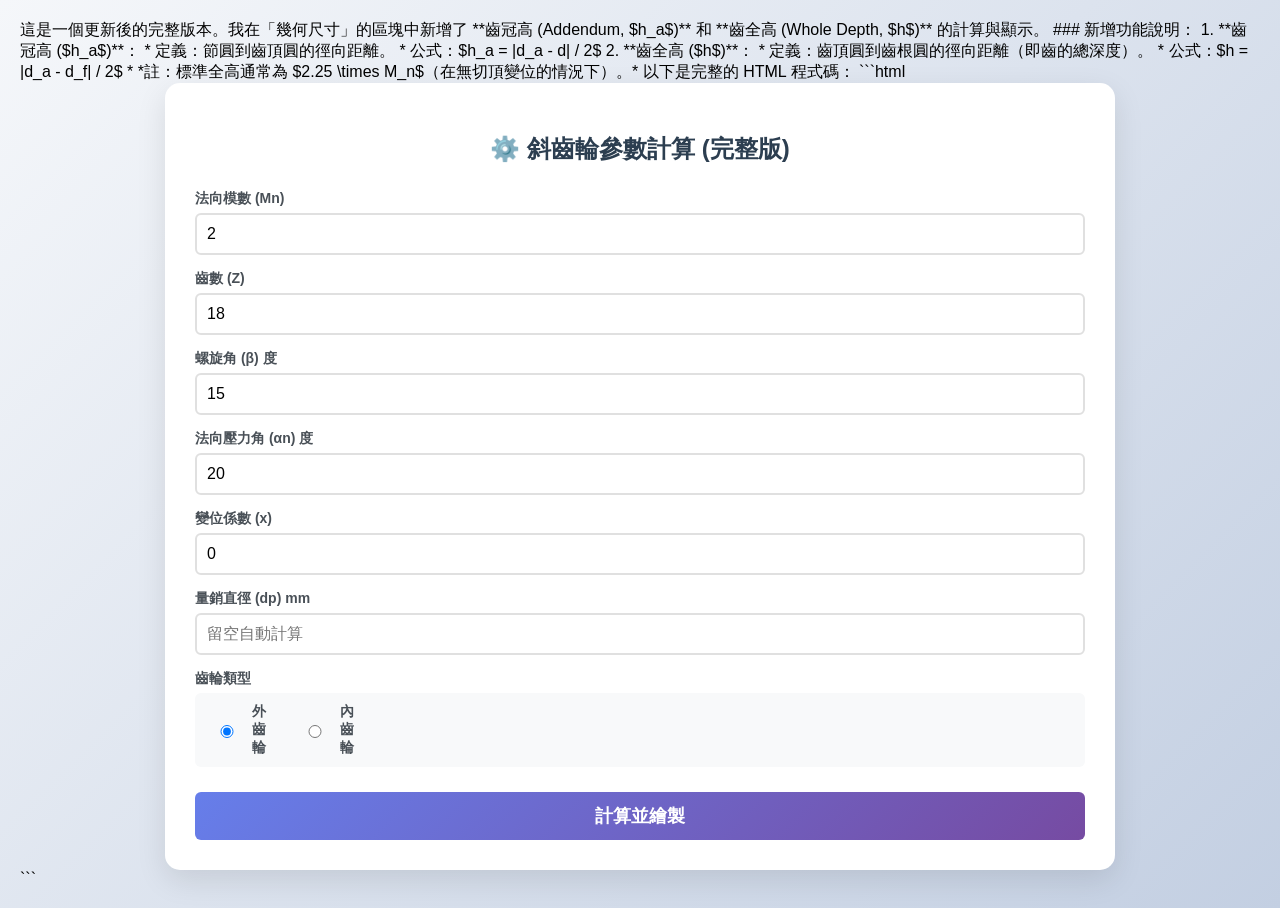
<file: 斜齒輪參數計算 (完整齒形顯示).html>
這是一個更新後的完整版本。我在「幾何尺寸」的區塊中新增了 **齒冠高 (Addendum, $h_a$)** 和 **齒全高 (Whole Depth, $h$)** 的計算與顯示。

### 新增功能說明：
1.  **齒冠高 ($h_a$)**：
    *   定義：節圓到齒頂圓的徑向距離。
    *   公式：$h_a = |d_a - d| / 2$
2.  **齒全高 ($h$)**：
    *   定義：齒頂圓到齒根圓的徑向距離（即齒的總深度）。
    *   公式：$h = |d_a - d_f| / 2$
    *   *註：標準全高通常為 $2.25 \times M_n$（在無切頂變位的情況下）。*

以下是完整的 HTML 程式碼：

```html
<!DOCTYPE html>
<html lang="zh-Hant">
<head>
    <meta charset="UTF-8">
    <meta name="viewport" content="width=device-width, initial-scale=1.0">
    <title>斜齒輪參數計算 (含齒高計算)</title>
    <style>
        * { box-sizing: border-box; }
        body {
            font-family: "Microsoft JhengHei", "Segoe UI", Arial, sans-serif;
            background: linear-gradient(135deg, #f5f7fa 0%, #c3cfe2 100%);
            margin: 0; padding: 20px; min-height: 100vh;
        }
        .container {
            background-color: #fff;
            padding: 30px; border-radius: 15px;
            box-shadow: 0 10px 30px rgba(0,0,0,0.1);
            width: 100%; max-width: 950px; margin: 0 auto;
        }
        h2 { text-align: center; color: #2c3e50; margin-bottom: 25px; }
        
        /* 佈局設定 */
        .main-layout { display: flex; flex-wrap: wrap; gap: 25px; }
        .input-panel { flex: 1; min-width: 280px; }
        .result-panel { flex: 2; min-width: 320px; display: none; }

        /* 表單元素 */
        .form-group { margin-bottom: 15px; }
        label { display: block; margin-bottom: 5px; color: #495057; font-weight: 600; font-size: 14px; }
        input {
            width: 100%; padding: 10px; border: 2px solid #e0e0e0;
            border-radius: 6px; font-size: 16px; transition: 0.2s;
        }
        input:focus { border-color: #667eea; outline: none; }
        
        .gear-type-selector { display: flex; gap: 20px; margin-top: 5px; background: #f8f9fa; padding: 10px; border-radius: 6px; }
        .gear-type-selector label { margin-bottom: 0; cursor: pointer; display: flex; align-items: center; gap: 5px; }

        .btn {
            width: 100%; padding: 12px;
            background: linear-gradient(135deg, #667eea 0%, #764ba2 100%);
            color: white; border: none; border-radius: 6px;
            font-size: 18px; font-weight: bold; cursor: pointer;
            transition: 0.2s; margin-top: 10px;
        }
        .btn:hover { opacity: 0.9; transform: translateY(-1px); }

        /* 結果卡片 */
        .result-card {
            background: #fff; border: 1px solid #e9ecef;
            border-radius: 8px; padding: 20px; margin-bottom: 20px;
            box-shadow: 0 4px 10px rgba(0,0,0,0.03);
        }
        .result-title {
            font-size: 16px; font-weight: bold; color: #2c3e50;
            border-bottom: 2px solid #667eea; padding-bottom: 8px; margin-bottom: 15px;
            display: flex; justify-content: space-between; align-items: center;
        }
        
        .data-grid { display: grid; grid-template-columns: 1fr 1fr; gap: 15px; margin-bottom: 15px; }
        .result-row { display: flex; flex-direction: column; }
        .label-sm { font-size: 12px; color: #666; margin-bottom: 2px; }
        .val-lg { font-size: 18px; font-weight: bold; color: #2c3e50; }
        .highlight { color: #667eea; }

        .formula-hint {
            font-size: 11px; color: #888; background: #f8f9fa;
            padding: 4px; border-radius: 4px; font-family: monospace; margin-top: 2px;
        }

        /* SVG 繪圖區 */
        .vis-container {
            text-align: center; margin-top: 15px; padding: 10px;
            background: #fdfdfd; border: 1px dashed #ddd; border-radius: 8px;
            position: relative;
        }
        svg { max-width: 100%; height: auto; background: transparent; }
        
        .gear-path { fill: #eef2f7; stroke: #333; stroke-width: 1; }
        .pcd-circle { fill: none; stroke: #dc3545; stroke-dasharray: 4,3; stroke-width: 1; opacity: 0.7; }
        .base-circle { fill: none; stroke: #28a745; stroke-dasharray: 2,2; stroke-width: 1; opacity: 0.5; }
        .pin-circle { fill: rgba(220, 53, 69, 0.2); stroke: #dc3545; stroke-width: 1.5; }
        .dim-line { stroke: #28a745; stroke-width: 2; marker-end: url(#arrow); marker-start: url(#arrow); }
        .center-mark { fill: #333; }

        .status-badge { padding: 3px 10px; border-radius: 12px; font-size: 12px; color: white; }
        .bg-ok { background-color: #28a745; }
        .bg-err { background-color: #dc3545; }

        .warning-box { margin-top: 10px; padding: 10px; background: #fff3cd; color: #856404; border-radius: 5px; font-size: 13px; display: none; }
    </style>
</head>
<body>

<div class="container">
    <h2>⚙️ 斜齒輪參數計算 (完整版)</h2>
    
    <div class="main-layout">
        <!-- 輸入區 -->
        <div class="input-panel">
            <div class="form-group">
                <label>法向模數 (Mn)</label>
                <input type="number" id="module" step="0.001" value="2" placeholder="mm">
            </div>
            <div class="form-group">
                <label>齒數 (Z)</label>
                <input type="number" id="teeth" step="1" value="18">
            </div>
            <div class="form-group">
                <label>螺旋角 (β) 度</label>
                <input type="number" id="helixAngle" step="0.0001" value="15">
            </div>
            <div class="form-group">
                <label>法向壓力角 (αn) 度</label>
                <input type="number" id="pressureAngle" value="20" step="0.01">
            </div>
            <div class="form-group">
                <label>變位係數 (x)</label>
                <input type="number" id="shiftCoeff" value="0" step="0.001">
            </div>
            <div class="form-group">
                <label>量銷直徑 (dp) mm</label>
                <input type="number" id="pinDia" step="0.0001" placeholder="留空自動計算">
            </div>
            <div class="form-group">
                <label>齒輪類型</label>
                <div class="gear-type-selector">
                    <label><input type="radio" name="gearType" value="external" checked> 外齒輪</label>
                    <label><input type="radio" name="gearType" value="internal"> 內齒輪</label>
                </div>
            </div>
            <button class="btn" onclick="calculate()">計算並繪製</button>
            <div id="helixWarning" class="warning-box"></div>
        </div>

        <!-- 結果區 -->
        <div class="result-panel" id="resultPanel">
            
            <!-- 1. 幾何與齒形 -->
            <div class="result-card">
                <div class="result-title">1. 幾何尺寸與齒形</div>
                <div class="data-grid">
                    <div class="result-row">
                        <span class="label-sm">節圓直徑 (d)</span>
                        <span class="val-lg" id="resPCD"></span>
                        <div class="formula-hint">d = Z·Mn / cos(β)</div>
                    </div>
                    <div class="result-row">
                        <span class="label-sm">基圓直徑 (db)</span>
                        <span class="val-lg" id="resDb"></span>
                        <div class="formula-hint">db = d·cos(αt)</div>
                    </div>
                    
                    <div class="result-row">
                        <span class="label-sm">齒頂圓 (da)</span>
                        <span class="val-lg highlight" id="resOD"></span>
                    </div>
                    <div class="result-row">
                        <span class="label-sm">齒根圓 (df)</span>
                        <span class="val-lg" id="resDf"></span>
                    </div>

                    <!-- 新增：齒高計算 -->
                    <div class="result-row">
                        <span class="label-sm">齒冠高 (ha)</span>
                        <span class="val-lg" id="resHa"></span>
                        <div class="formula-hint">|da - d| / 2</div>
                    </div>
                    <div class="result-row">
                        <span class="label-sm">齒全高 (h)</span>
                        <span class="val-lg" id="resH"></span>
                        <div class="formula-hint">|da - df| / 2</div>
                    </div>
                </div>
                
                <!-- 齒輪 SVG -->
                <div class="vis-container">
                    <svg id="gearSvg" viewBox="0 0 300 300">
                        <defs>
                            <marker id="arrow" markerWidth="6" markerHeight="6" refX="5" refY="3" orient="auto">
                                <path d="M0,0 L0,6 L6,3 z" fill="#28a745" />
                            </marker>
                        </defs>
                        <!-- 動態內容 -->
                    </svg>
                    <div style="font-size:12px; color:#666; margin-top:5px;">
                        紅虛線: 節圓 / 綠虛線: 基圓
                    </div>
                </div>
            </div>

            <!-- 2. 測量數據 -->
            <div class="result-card">
                <div class="result-title">2. 測量數據 (跨齒厚 & 跨銷法)</div>
                
                <div style="background:#f0f8ff; padding:10px; border-radius:5px; margin-bottom:15px;">
                    <strong style="color:#0056b3;">跨銷法 (Over Pin)</strong>
                    <div class="data-grid" style="margin-top:5px;">
                        <div class="result-row">
                            <span class="label-sm">量銷直徑 (dp)</span>
                            <span class="val-lg" id="resPinDia"></span>
                        </div>
                        <div class="result-row">
                            <span class="label-sm">跨銷尺寸 (M)</span>
                            <span class="val-lg highlight" id="resM"></span>
                        </div>
                    </div>
                    <div class="formula-hint" id="pinNote"></div>
                </div>

                <div style="background:#fff5f5; padding:10px; border-radius:5px;">
                    <strong style="color:#b30000;">跨齒厚 (Span)</strong> <span id="spanStatus"></span>
                    <div class="data-grid" style="margin-top:5px;">
                        <div class="result-row">
                            <span class="label-sm">跨測齒數 (k)</span>
                            <span class="val-lg" id="resK"></span>
                        </div>
                        <div class="result-row">
                            <span class="label-sm">跨齒厚度 (W)</span>
                            <span class="val-lg highlight" id="resW"></span>
                        </div>
                    </div>
                </div>

                <!-- 跨銷示意圖 SVG -->
                <div class="vis-container">
                    <svg id="pinSvg" viewBox="0 0 300 300">
                        <!-- 動態內容 -->
                    </svg>
                    <div style="font-size:12px; color:#666; margin-top:5px;">
                        實線顯示量銷在齒槽中的位置
                    </div>
                </div>
            </div>

        </div>
    </div>
</div>

<script>
    const PI = Math.PI;
    const inv = (a) => Math.tan(a) - a;
    const fmt = (n) => n.toFixed(3);

    function invInvolute(invAlpha) {
        if (invAlpha < 0) return 0;
        let a = Math.pow(3 * invAlpha, 1/3);
        for(let i=0; i<50; i++) {
            let diff = inv(a) - invAlpha;
            if(Math.abs(diff) < 1e-9) break;
            a = a - diff / Math.pow(Math.tan(a), 2);
        }
        return a;
    }

    function calculate() {
        // 1. 讀取
        const mn = parseFloat(document.getElementById('module').value);
        const z = parseInt(document.getElementById('teeth').value);
        const betaDeg = parseFloat(document.getElementById('helixAngle').value);
        const alphaDeg = parseFloat(document.getElementById('pressureAngle').value);
        const x = parseFloat(document.getElementById('shiftCoeff').value);
        let dp = parseFloat(document.getElementById('pinDia').value);
        const isExt = document.querySelector('input[name="gearType"]:checked').value === 'external';

        if([mn, z, betaDeg, alphaDeg, x].some(isNaN)) return alert("請輸入完整參數");

        // 2. 幾何計算
        const beta = betaDeg * PI/180;
        const alpha_n = alphaDeg * PI/180;
        const mt = mn / Math.cos(beta);
        const alpha_t = Math.atan(Math.tan(alpha_n)/Math.cos(beta));
        
        const d = z * mt;
        const db = d * Math.cos(alpha_t);
        
        // 齒頂高係數與頂隙係數 (標準)
        const ha_star = 1.0;
        const c_star = 0.25;

        let da, df;
        let ha, h;

        if(isExt) {
            // 外齒輪
            da = d + 2*mn*(ha_star + x);
            df = d - 2*mn*(ha_star + c_star - x);
            
            // 齒高計算 (幾何差值)
            ha = (da - d) / 2;
            h = (da - df) / 2;
        } else {
            // 內齒輪 (da是內徑/齒頂，df是外徑/齒根)
            da = d - 2*mn*(ha_star - x);
            df = d + 2*mn*(ha_star + c_star + x);
            
            // 齒高計算 (幾何差值，取絕對值)
            ha = Math.abs(d - da) / 2;
            h = Math.abs(df - da) / 2;
        }

        // 3. 跨齒厚計算
        const k = Math.max(1, Math.round(z*alpha_t/PI + 0.5));
        const W = mn*Math.cos(alpha_n)*(PI*(k-0.5) + z*inv(alpha_t)) + 2*x*mn*Math.sin(alpha_n);

        // 4. 跨銷法計算
        if(isNaN(dp)) dp = 1.728 * mn;
        
        const inv_an = inv(alpha_n);
        let inv_aM, M;
        
        if(isExt) {
            inv_aM = dp/(mn*z*Math.cos(alpha_n)) + inv_an + (2*x*Math.tan(alpha_n))/z - PI/(2*z);
        } else {
            inv_aM = -dp/(mn*z*Math.cos(alpha_n)) + inv_an + (2*x*Math.tan(alpha_n))/z + PI/(2*z);
        }
        
        const aM = invInvolute(Math.abs(inv_aM));
        const dM = (mn*z*Math.cos(alpha_n)) / (Math.cos(aM)*Math.cos(beta));
        
        const isEven = (z % 2 === 0);
        if(isExt) {
            M = isEven ? dM + dp : dM * Math.cos(PI/(2*z)) + dp;
        } else {
            M = isEven ? dM - dp : dM * Math.cos(PI/(2*z)) - dp;
        }

        // 5. 填寫數據
        document.getElementById('resPCD').innerText = fmt(d);
        document.getElementById('resOD').innerText = fmt(da);
        document.getElementById('resDf').innerText = fmt(df);
        document.getElementById('resDb').innerText = fmt(db);
        document.getElementById('resHa').innerText = fmt(ha); // 齒冠高
        document.getElementById('resH').innerText = fmt(h);   // 齒全高

        document.getElementById('resK').innerText = k;
        document.getElementById('resW').innerText = fmt(W);
        document.getElementById('resPinDia').innerText = fmt(dp);
        document.getElementById('resM').innerText = fmt(M);
        document.getElementById('pinNote').innerText = `${isEven ? '偶數齒' : '奇數齒'}, dM=${fmt(dM)}`;

        // 警告
        const warnBox = document.getElementById('helixWarning');
        const spanStatus = document.getElementById('spanStatus');
        
        if(betaDeg > 40) {
            warnBox.style.display = 'block';
            warnBox.innerText = "⚠️ 螺旋角 > 40°，跨齒厚無法測量，請務必使用跨銷法。";
            spanStatus.innerHTML = "<span class='status-badge bg-err'>不建議</span>";
        } else {
            warnBox.style.display = 'none';
            spanStatus.innerHTML = "<span class='status-badge bg-ok'>可行</span>";
        }

        document.getElementById('resultPanel').style.display = "block";

        // 6. 繪製圖形
        drawGearSystem(z, da, df, d, db, dp, M, isExt, isEven, 'gearSvg', false); 
        drawGearSystem(z, da, df, d, db, dp, M, isExt, isEven, 'pinSvg', true);  
    }

    // 繪圖核心邏輯
    function drawGearSystem(z, da, df, d, db, dp, M, isExt, isEven, svgId, showPins) {
        const svg = document.getElementById(svgId);
        svg.innerHTML = ''; 

        const cx = 150, cy = 150;
        const maxDim = isExt ? Math.max(da, showPins ? M : da) : df; 
        const scale = 130 / (maxDim / 2);

        // 齒形路徑
        const gearPathD = generateGearPath(cx, cy, z, da/2*scale, df/2*scale, isExt);
        
        const pathEl = document.createElementNS("http://www.w3.org/2000/svg", "path");
        pathEl.setAttribute("d", gearPathD);
        pathEl.setAttribute("class", "gear-path");
        
        if (!isExt) {
            const rOut = (df/2 * scale) + 20;
            const outerCircle = ` M ${cx-rOut},${cy} a ${rOut},${rOut} 0 1,0 ${rOut*2},0 a ${rOut},${rOut} 0 1,0 -${rOut*2},0`;
            pathEl.setAttribute("d", gearPathD + outerCircle);
            pathEl.setAttribute("fill-rule", "evenodd");
        }
        svg.appendChild(pathEl);

        drawCircle(svg, cx, cy, d/2*scale, "pcd-circle");
        drawCircle(svg, cx, cy, db/2*scale, "base-circle");
        
        const center = document.createElementNS("http://www.w3.org/2000/svg", "circle");
        center.setAttribute("cx", cx); center.setAttribute("cy", cy);
        center.setAttribute("r", 2); center.setAttribute("class", "center-mark");
        svg.appendChild(center);

        if (showPins) {
            drawPinsAndDim(svg, cx, cy, z, dp, M, scale, isExt, isEven);
        }
    }

    function generateGearPath(cx, cy, z, rTip, rRoot, isExt) {
        let d = "";
        const step = (Math.PI * 2) / z;
        const startAngle = -Math.PI/2 - step/2; // 調整起始角度讓齒槽在 12 點鐘

        const toothAngle = step / 2; 
        const rBase = rRoot; 
        const rTop = rTip;
        
        const spanRoot = toothAngle * 1.2; 
        const spanTip = toothAngle * 0.6; 

        for (let i = 0; i < z; i++) {
            const theta = startAngle + i * step;
            const a1 = theta - spanRoot/2;
            const a2 = theta - spanTip/2;
            const a3 = theta + spanTip/2;
            const a4 = theta + spanRoot/2;

            const p1 = polar(cx, cy, rBase, a1);
            const p2 = polar(cx, cy, rTop, a2);
            const p3 = polar(cx, cy, rTop, a3);
            const p4 = polar(cx, cy, rBase, a4);

            if (i === 0) d += `M ${p1.x},${p1.y} `;
            else d += `A ${rBase},${rBase} 0 0,${isExt?1:0} ${p1.x},${p1.y} `;
            
            d += `L ${p2.x},${p2.y} `;
            d += `A ${rTop},${rTop} 0 0,${isExt?1:0} ${p3.x},${p3.y} `;
            d += `L ${p4.x},${p4.y} `;
        }
        const theta0 = startAngle;
        const p1_0 = polar(cx, cy, rBase, theta0 - spanRoot/2);
        d += `A ${rBase},${rBase} 0 0,${isExt?1:0} ${p1_0.x},${p1_0.y} Z`;
        return d;
    }

    function drawPinsAndDim(svg, cx, cy, z, dp, M, scale, isExt, isEven) {
        const rPin = dp/2 * scale;
        const dist = isExt ? (M - dp)/2 : (M + dp)/2;
        const rCenter = dist * scale;

        // Pin 1: 12點鐘
        const p1 = polar(cx, cy, rCenter, -PI/2);
        
        // Pin 2
        const angle2 = -PI/2 + PI + (isEven ? 0 : PI/z);
        const p2 = polar(cx, cy, rCenter, angle2);

        const createPin = (x, y) => {
            const c = document.createElementNS("http://www.w3.org/2000/svg", "circle");
            c.setAttribute("cx", x); c.setAttribute("cy", y);
            c.setAttribute("r", rPin); c.setAttribute("class", "pin-circle");
            return c;
        };
        svg.appendChild(createPin(p1.x, p1.y));
        svg.appendChild(createPin(p2.x, p2.y));

        // 尺寸線 M
        if (isExt) {
            const dimX = cx + rCenter + rPin + 20;
            const topY = p1.y - rPin;
            // 奇數齒下半部取投影或示意位置
            const botY = cy + rCenter + rPin; 
            
            const line = document.createElementNS("http://www.w3.org/2000/svg", "line");
            line.setAttribute("x1", dimX); line.setAttribute("y1", topY);
            line.setAttribute("x2", dimX); line.setAttribute("y2", botY);
            line.setAttribute("class", "dim-line");
            
            // 輔助線
            const l1 = line.cloneNode(); l1.setAttribute("x1", cx); l1.setAttribute("x2", dimX+5); l1.setAttribute("y1", topY); l1.setAttribute("y2", topY); l1.setAttribute("stroke", "#ccc"); l1.removeAttribute("class");
            const l2 = line.cloneNode(); l2.setAttribute("x1", cx); l2.setAttribute("x2", dimX+5); l2.setAttribute("y1", botY); l2.setAttribute("y2", botY); l2.setAttribute("stroke", "#ccc"); l2.removeAttribute("class");

            svg.appendChild(l1); svg.appendChild(l2); svg.appendChild(line);

            const txt = document.createElementNS("http://www.w3.org/2000/svg", "text");
            txt.setAttribute("x", dimX + 10); txt.setAttribute("y", cy);
            txt.setAttribute("fill", "#28a745"); txt.setAttribute("font-weight", "bold");
            txt.textContent = "M";
            svg.appendChild(txt);
        } else {
            // 內齒輪
            const topY = p1.y + rPin;
            const botY = cy + rCenter - rPin;
            
            const line = document.createElementNS("http://www.w3.org/2000/svg", "line");
            line.setAttribute("x1", cx); line.setAttribute("y1", topY);
            line.setAttribute("x2", cx); line.setAttribute("y2", botY);
            line.setAttribute("class", "dim-line");
            svg.appendChild(line);

            const txt = document.createElementNS("http://www.w3.org/2000/svg", "text");
            txt.setAttribute("x", cx + 10); txt.setAttribute("y", cy);
            txt.setAttribute("fill", "#28a745"); txt.setAttribute("font-weight", "bold");
            txt.textContent = "M";
            svg.appendChild(txt);
        }
    }

    function drawCircle(svg, cx, cy, r, cls) {
        const c = document.createElementNS("http://www.w3.org/2000/svg", "circle");
        c.setAttribute("cx", cx); c.setAttribute("cy", cy);
        c.setAttribute("r", r); c.setAttribute("class", cls);
        svg.appendChild(c);
    }

    function polar(cx, cy, r, angle) {
        return { x: cx + r * Math.cos(angle), y: cy + r * Math.sin(angle) };
    }
</script>

</body>
</html>
```
</file>
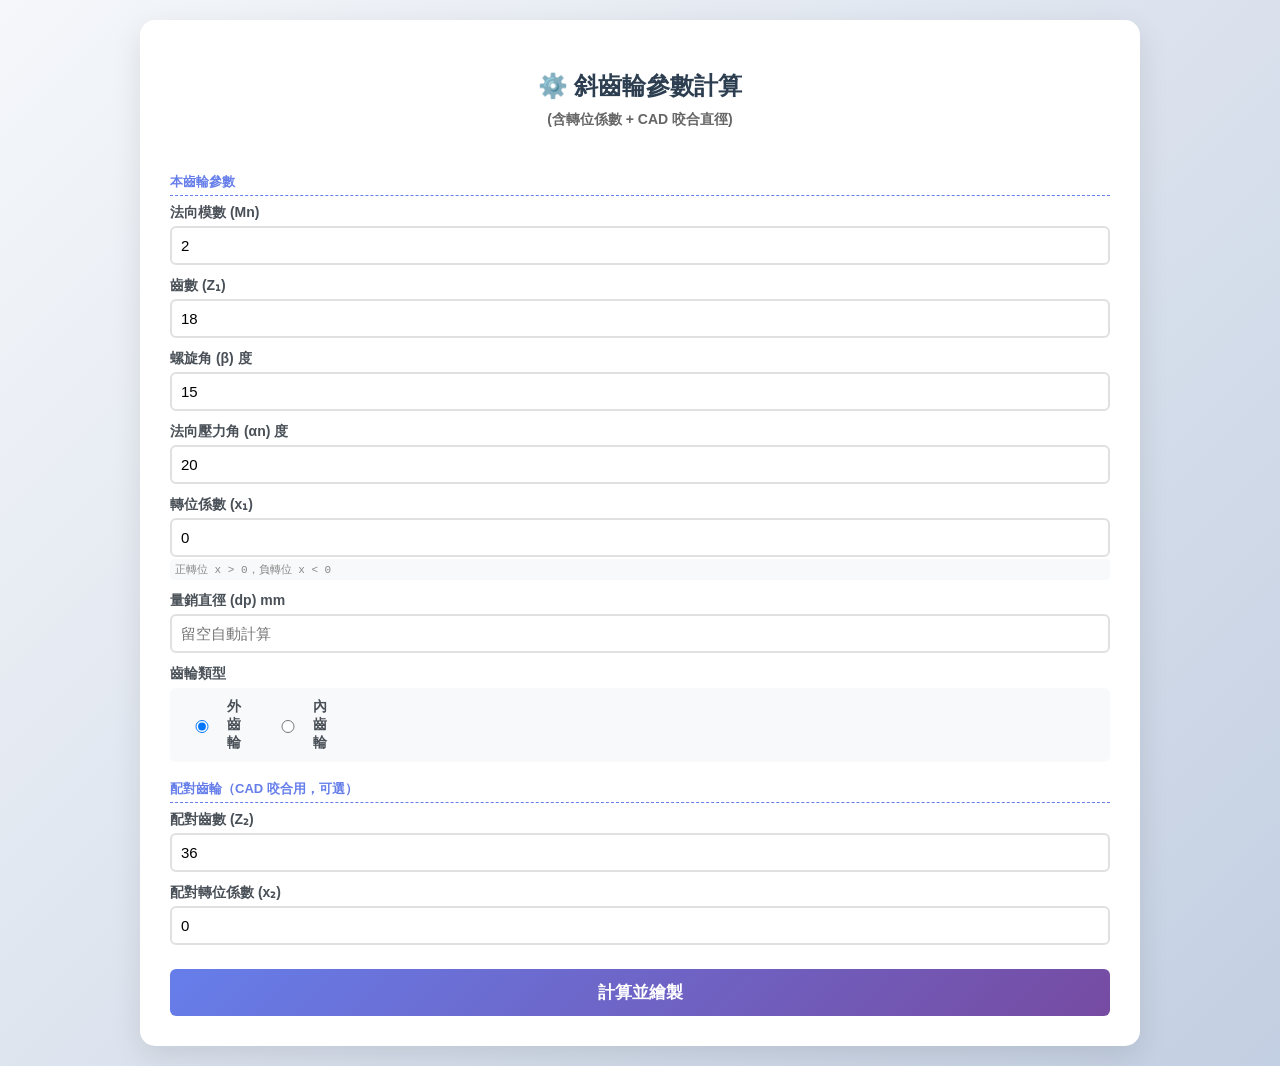
<file: 齒輪參數計算_含轉位與咬合直徑.html>
<!DOCTYPE html>
<html lang="zh-Hant">
<head>
    <meta charset="UTF-8">
    <meta name="viewport" content="width=device-width, initial-scale=1.0">
    <title>斜齒輪參數計算 (含轉位 + 咬合直徑)</title>
    <style>
        * { box-sizing: border-box; }
        body {
            font-family: "Microsoft JhengHei", "Segoe UI", Arial, sans-serif;
            background: linear-gradient(135deg, #f5f7fa 0%, #c3cfe2 100%);
            margin: 0; padding: 20px; min-height: 100vh;
        }
        .container {
            background-color: #fff;
            padding: 30px; border-radius: 15px;
            box-shadow: 0 10px 30px rgba(0,0,0,0.1);
            width: 100%; max-width: 1000px; margin: 0 auto;
        }
        h2 { text-align: center; color: #2c3e50; margin-bottom: 25px; }
        
        .main-layout { display: flex; flex-wrap: wrap; gap: 25px; }
        .input-panel { flex: 1; min-width: 290px; }
        .result-panel { flex: 2; min-width: 340px; display: none; }

        .form-group { margin-bottom: 12px; }
        label { display: block; margin-bottom: 4px; color: #495057; font-weight: 600; font-size: 14px; }
        input {
            width: 100%; padding: 9px; border: 2px solid #e0e0e0;
            border-radius: 6px; font-size: 15px; transition: 0.2s;
        }
        input:focus { border-color: #667eea; outline: none; }
        
        .gear-type-selector { display: flex; gap: 18px; margin-top: 5px; background: #f8f9fa; padding: 10px; border-radius: 6px; }
        .gear-type-selector label { margin-bottom: 0; cursor: pointer; display: flex; align-items: center; gap: 5px; }

        .section-title {
            font-size: 13px; font-weight: bold; color: #667eea;
            margin: 18px 0 8px; padding-bottom: 4px;
            border-bottom: 1px dashed #667eea;
        }

        .btn {
            width: 100%; padding: 12px;
            background: linear-gradient(135deg, #667eea 0%, #764ba2 100%);
            color: white; border: none; border-radius: 6px;
            font-size: 17px; font-weight: bold; cursor: pointer;
            transition: 0.2s; margin-top: 12px;
        }
        .btn:hover { opacity: 0.9; transform: translateY(-1px); }

        .result-card {
            background: #fff; border: 1px solid #e9ecef;
            border-radius: 8px; padding: 18px; margin-bottom: 18px;
            box-shadow: 0 4px 10px rgba(0,0,0,0.03);
        }
        .result-title {
            font-size: 15px; font-weight: bold; color: #2c3e50;
            border-bottom: 2px solid #667eea; padding-bottom: 7px; margin-bottom: 14px;
            display: flex; justify-content: space-between; align-items: center;
        }
        
        .data-grid { display: grid; grid-template-columns: 1fr 1fr; gap: 12px; margin-bottom: 12px; }
        .result-row { display: flex; flex-direction: column; }
        .label-sm { font-size: 12px; color: #666; margin-bottom: 2px; }
        .val-lg { font-size: 17px; font-weight: bold; color: #2c3e50; }
        .highlight { color: #667eea; }
        .highlight-green { color: #28a745; }
        .warning-text { color: #dc3545; font-weight: bold; }

        .formula-hint {
            font-size: 11px; color: #888; background: #f8f9fa;
            padding: 3px 5px; border-radius: 4px; font-family: monospace; margin-top: 2px;
        }

        .vis-container {
            text-align: center; margin-top: 12px; padding: 10px;
            background: #fdfdfd; border: 1px dashed #ddd; border-radius: 8px;
        }
        svg { max-width: 100%; height: auto; background: transparent; }
        
        .gear-path { fill: #eef2f7; stroke: #333; stroke-width: 1; }
        .pcd-circle { fill: none; stroke: #dc3545; stroke-dasharray: 4,3; stroke-width: 1; opacity: 0.7; }
        .base-circle { fill: none; stroke: #28a745; stroke-dasharray: 2,2; stroke-width: 1; opacity: 0.5; }
        .pin-circle { fill: rgba(220, 53, 69, 0.2); stroke: #dc3545; stroke-width: 1.5; }
        .dim-line { stroke: #28a745; stroke-width: 2; marker-end: url(#arrow); marker-start: url(#arrow); }
        .center-mark { fill: #333; }

        .status-badge { padding: 3px 10px; border-radius: 12px; font-size: 12px; color: white; }
        .bg-ok { background-color: #28a745; }
        .bg-err { background-color: #dc3545; }

        .warning-box { margin-top: 10px; padding: 10px; background: #fff3cd; color: #856404; border-radius: 5px; font-size: 13px; display: none; }
        .info-box {
            margin-top: 10px; padding: 11px; background: #e8f4fd; color: #0c5460;
            border-radius: 6px; font-size: 13px; border-left: 4px solid #17a2b8;
        }
        .cad-box {
            margin-top: 10px; padding: 12px; background: #f0fff4; color: #155724;
            border-radius: 6px; font-size: 13px; border-left: 4px solid #28a745;
        }
    </style>
</head>
<body>

<div class="container">
    <h2>⚙️ 斜齒輪參數計算<br><small style="font-size:14px;color:#666;">(含轉位係數 + CAD 咬合直徑)</small></h2>
    
    <div class="main-layout">
        <!-- 輸入區 -->
        <div class="input-panel">
            <div class="section-title">本齒輪參數</div>
            <div class="form-group">
                <label>法向模數 (Mn)</label>
                <input type="number" id="module" step="0.001" value="2" placeholder="mm">
            </div>
            <div class="form-group">
                <label>齒數 (Z₁)</label>
                <input type="number" id="teeth" step="1" value="18">
            </div>
            <div class="form-group">
                <label>螺旋角 (β) 度</label>
                <input type="number" id="helixAngle" step="0.0001" value="15">
            </div>
            <div class="form-group">
                <label>法向壓力角 (αn) 度</label>
                <input type="number" id="pressureAngle" value="20" step="0.01">
            </div>
            <div class="form-group">
                <label>轉位係數 (x₁)</label>
                <input type="number" id="shiftCoeff" value="0" step="0.001">
                <div class="formula-hint">正轉位 x &gt; 0，負轉位 x &lt; 0</div>
            </div>
            <div class="form-group">
                <label>量銷直徑 (dp) mm</label>
                <input type="number" id="pinDia" step="0.0001" placeholder="留空自動計算">
            </div>
            <div class="form-group">
                <label>齒輪類型</label>
                <div class="gear-type-selector">
                    <label><input type="radio" name="gearType" value="external" checked> 外齒輪</label>
                    <label><input type="radio" name="gearType" value="internal"> 內齒輪</label>
                </div>
            </div>

            <div class="section-title">配對齒輪（CAD 咬合用，可選）</div>
            <div class="form-group">
                <label>配對齒數 (Z₂)</label>
                <input type="number" id="teeth2" step="1" value="36" placeholder="留空則不計算咬合">
            </div>
            <div class="form-group">
                <label>配對轉位係數 (x₂)</label>
                <input type="number" id="shiftCoeff2" value="0" step="0.001">
            </div>

            <button class="btn" onclick="calculate()">計算並繪製</button>
            <div id="helixWarning" class="warning-box"></div>
        </div>

        <!-- 結果區 -->
        <div class="result-panel" id="resultPanel">
            
            <!-- 1. 幾何與齒形 -->
            <div class="result-card">
                <div class="result-title">1. 本齒輪幾何尺寸</div>
                <div class="data-grid">
                    <div class="result-row">
                        <span class="label-sm">節圓直徑 (d₁) 參考</span>
                        <span class="val-lg" id="resPCD"></span>
                        <div class="formula-hint">d = Z·Mn / cos(β)　(不受 x 影響)</div>
                    </div>
                    <div class="result-row">
                        <span class="label-sm">基圓直徑 (db)</span>
                        <span class="val-lg" id="resDb"></span>
                        <div class="formula-hint">db = d·cos(αt)</div>
                    </div>
                    <div class="result-row">
                        <span class="label-sm">齒頂圓 (da)</span>
                        <span class="val-lg highlight" id="resOD"></span>
                    </div>
                    <div class="result-row">
                        <span class="label-sm">齒根圓 (df)</span>
                        <span class="val-lg" id="resDf"></span>
                    </div>
                    <div class="result-row">
                        <span class="label-sm">齒冠高 (ha)</span>
                        <span class="val-lg" id="resHa"></span>
                        <div class="formula-hint">|da - d| / 2</div>
                    </div>
                    <div class="result-row">
                        <span class="label-sm">齒全高 (h)</span>
                        <span class="val-lg" id="resH"></span>
                        <div class="formula-hint">|da - df| / 2</div>
                    </div>
                </div>
                
                <div class="vis-container">
                    <svg id="gearSvg" viewBox="0 0 300 300">
                        <defs>
                            <marker id="arrow" markerWidth="6" markerHeight="6" refX="5" refY="3" orient="auto">
                                <path d="M0,0 L0,6 L6,3 z" fill="#28a745" />
                            </marker>
                        </defs>
                    </svg>
                    <div style="font-size:12px; color:#666; margin-top:5px;">
                        紅虛線: 節圓 / 綠虛線: 基圓
                    </div>
                </div>
            </div>

            <!-- 2. 轉位係數 -->
            <div class="result-card">
                <div class="result-title">2. 轉位係數分析</div>
                <div class="data-grid">
                    <div class="result-row">
                        <span class="label-sm">轉位係數 (x₁)</span>
                        <span class="val-lg highlight" id="resX"></span>
                        <div class="formula-hint">刀具偏移 = x · Mn</div>
                    </div>
                    <div class="result-row">
                        <span class="label-sm">分度圓齒厚 (s)</span>
                        <span class="val-lg" id="resS"></span>
                        <div class="formula-hint">s = Mn·(π/2 + 2x·tan(αn))</div>
                    </div>
                    <div class="result-row">
                        <span class="label-sm">當量齒數 (zv)</span>
                        <span class="val-lg" id="resZv"></span>
                        <div class="formula-hint">zv = Z / cos³(β)</div>
                    </div>
                    <div class="result-row">
                        <span class="label-sm">最小轉位係數 (xmin)</span>
                        <span class="val-lg" id="resXmin"></span>
                        <div class="formula-hint">xmin = 1 − zv·sin²(αn)/2</div>
                    </div>
                </div>
                <div id="shiftStatus" class="info-box"></div>
            </div>

            <!-- 3. CAD 咬合直徑 (新增重點) -->
            <div class="result-card" id="meshCard" style="display:none;">
                <div class="result-title">3. CAD 咬合直徑與中心距 ★</div>
                <div class="data-grid">
                    <div class="result-row">
                        <span class="label-sm">標準中心距 (a₀)</span>
                        <span class="val-lg" id="resA0"></span>
                        <div class="formula-hint">a₀ = (d₁ + d₂)/2</div>
                    </div>
                    <div class="result-row">
                        <span class="label-sm">實際中心距 (a)</span>
                        <span class="val-lg highlight-green" id="resA"></span>
                        <div class="formula-hint">a = a₀ · cos(αt)/cos(αw)</div>
                    </div>
                    <div class="result-row">
                        <span class="label-sm">工作節圓直徑 dw₁ (咬合)</span>
                        <span class="val-lg highlight-green" id="resDw1"></span>
                        <div class="formula-hint">dw₁ = 2a · Z₁/(Z₁+Z₂)</div>
                    </div>
                    <div class="result-row">
                        <span class="label-sm">工作節圓直徑 dw₂ (咬合)</span>
                        <span class="val-lg highlight-green" id="resDw2"></span>
                        <div class="formula-hint">dw₂ = 2a · Z₂/(Z₁+Z₂)</div>
                    </div>
                    <div class="result-row">
                        <span class="label-sm">工作壓力角 αw</span>
                        <span class="val-lg" id="resAw"></span>
                        <div class="formula-hint">由 inv(αw) 反算</div>
                    </div>
                    <div class="result-row">
                        <span class="label-sm">總轉位係數 Σx</span>
                        <span class="val-lg" id="resSumX"></span>
                        <div class="formula-hint">x₁ + x₂</div>
                    </div>
                </div>
                <div class="cad-box">
                    <strong>CAD 繪圖建議：</strong><br>
                    • 兩個齒輪的<strong>咬合直徑</strong>請使用 <strong>dw₁</strong> 與 <strong>dw₂</strong>（而非參考節圓 d）<br>
                    • 中心距請使用實際中心距 <strong>a</strong><br>
                    • 參考節圓 d 仍用於定義基圓與漸開線
                </div>
            </div>

            <!-- 4. 測量數據 -->
            <div class="result-card">
                <div class="result-title">4. 測量數據 (跨齒厚 & 跨銷法)</div>
                
                <div style="background:#f0f8ff; padding:10px; border-radius:5px; margin-bottom:12px;">
                    <strong style="color:#0056b3;">跨銷法 (Over Pin)</strong>
                    <div class="data-grid" style="margin-top:5px;">
                        <div class="result-row">
                            <span class="label-sm">量銷直徑 (dp)</span>
                            <span class="val-lg" id="resPinDia"></span>
                        </div>
                        <div class="result-row">
                            <span class="label-sm">跨銷尺寸 (M)</span>
                            <span class="val-lg highlight" id="resM"></span>
                        </div>
                    </div>
                    <div class="formula-hint" id="pinNote"></div>
                </div>

                <div style="background:#fff5f5; padding:10px; border-radius:5px;">
                    <strong style="color:#b30000;">跨齒厚 (Span)</strong> <span id="spanStatus"></span>
                    <div class="data-grid" style="margin-top:5px;">
                        <div class="result-row">
                            <span class="label-sm">跨測齒數 (k)</span>
                            <span class="val-lg" id="resK"></span>
                        </div>
                        <div class="result-row">
                            <span class="label-sm">跨齒厚度 (W)</span>
                            <span class="val-lg highlight" id="resW"></span>
                        </div>
                    </div>
                </div>

                <div class="vis-container">
                    <svg id="pinSvg" viewBox="0 0 300 300"></svg>
                    <div style="font-size:12px; color:#666; margin-top:5px;">
                        實線顯示量銷在齒槽中的位置
                    </div>
                </div>
            </div>

        </div>
    </div>
</div>

<script>
    const PI = Math.PI;
    const inv = (a) => Math.tan(a) - a;
    const fmt = (n) => n.toFixed(3);
    const fmt4 = (n) => n.toFixed(4);

    function invInvolute(invAlpha) {
        if (invAlpha < 0) return 0;
        let a = Math.pow(3 * invAlpha, 1/3);
        for(let i=0; i<50; i++) {
            let diff = inv(a) - invAlpha;
            if(Math.abs(diff) < 1e-9) break;
            a = a - diff / Math.pow(Math.tan(a), 2);
        }
        return a;
    }

    function calculate() {
        // 1. 讀取本齒輪
        const mn = parseFloat(document.getElementById('module').value);
        const z1 = parseInt(document.getElementById('teeth').value);
        const betaDeg = parseFloat(document.getElementById('helixAngle').value);
        const alphaDeg = parseFloat(document.getElementById('pressureAngle').value);
        const x1 = parseFloat(document.getElementById('shiftCoeff').value);
        let dp = parseFloat(document.getElementById('pinDia').value);
        const isExt = document.querySelector('input[name="gearType"]:checked').value === 'external';

        // 配對齒輪
        const z2Input = document.getElementById('teeth2').value;
        const z2 = z2Input ? parseInt(z2Input) : NaN;
        const x2 = parseFloat(document.getElementById('shiftCoeff2').value) || 0;

        if([mn, z1, betaDeg, alphaDeg, x1].some(isNaN)) return alert("請輸入完整本齒輪參數");

        // 2. 幾何計算
        const beta = betaDeg * PI/180;
        const alpha_n = alphaDeg * PI/180;
        const mt = mn / Math.cos(beta);
        const alpha_t = Math.atan(Math.tan(alpha_n)/Math.cos(beta));
        
        const d1 = z1 * mt;
        const db = d1 * Math.cos(alpha_t);
        
        const ha_star = 1.0;
        const c_star = 0.25;

        let da, df, ha, h;

        if(isExt) {
            da = d1 + 2*mn*(ha_star + x1);
            df = d1 - 2*mn*(ha_star + c_star - x1);
            ha = (da - d1) / 2;
            h = (da - df) / 2;
        } else {
            da = d1 - 2*mn*(ha_star - x1);
            df = d1 + 2*mn*(ha_star + c_star + x1);
            ha = Math.abs(d1 - da) / 2;
            h = Math.abs(df - da) / 2;
        }

        // 轉位相關
        const s = mn * (PI/2 + 2 * x1 * Math.tan(alpha_n));
        const cosBeta = Math.cos(beta);
        const zv = z1 / Math.pow(cosBeta, 3);
        const sinAn = Math.sin(alpha_n);
        const xmin = 1 - (zv * sinAn * sinAn) / 2;

        // 跨齒厚
        const k = Math.max(1, Math.round(z1*alpha_t/PI + 0.5));
        const W = mn*Math.cos(alpha_n)*(PI*(k-0.5) + z1*inv(alpha_t)) + 2*x1*mn*Math.sin(alpha_n);

        // 跨銷
        if(isNaN(dp)) dp = 1.728 * mn;
        const inv_an = inv(alpha_n);
        let inv_aM, M;
        
        if(isExt) {
            inv_aM = dp/(mn*z1*Math.cos(alpha_n)) + inv_an + (2*x1*Math.tan(alpha_n))/z1 - PI/(2*z1);
        } else {
            inv_aM = -dp/(mn*z1*Math.cos(alpha_n)) + inv_an + (2*x1*Math.tan(alpha_n))/z1 + PI/(2*z1);
        }
        
        const aM = invInvolute(Math.abs(inv_aM));
        const dM = (mn*z1*Math.cos(alpha_n)) / (Math.cos(aM)*Math.cos(beta));
        const isEven = (z1 % 2 === 0);
        if(isExt) {
            M = isEven ? dM + dp : dM * Math.cos(PI/(2*z1)) + dp;
        } else {
            M = isEven ? dM - dp : dM * Math.cos(PI/(2*z1)) - dp;
        }

        // ===== CAD 咬合參數計算 =====
        let hasMesh = !isNaN(z2) && z2 > 0;
        let a0, a, dw1, dw2, alpha_w, sumX;

        if (hasMesh) {
            const d2 = z2 * mt;                    // 配對齒輪參考節圓
            a0 = (d1 + d2) / 2;                    // 標準中心距

            sumX = x1 + x2;
            // inv(αw) = inv(αt) + 2·tan(αn)·Σx / (z1+z2)
            const inv_aw = inv(alpha_t) + 2 * Math.tan(alpha_n) * sumX / (z1 + z2);
            alpha_w = invInvolute(inv_aw);

            // 實際中心距
            a = a0 * Math.cos(alpha_t) / Math.cos(alpha_w);

            // 工作節圓（咬合直徑）
            dw1 = 2 * a * z1 / (z1 + z2);
            dw2 = 2 * a * z2 / (z1 + z2);
        }

        // 5. 填寫結果
        document.getElementById('resPCD').innerText = fmt(d1);
        document.getElementById('resOD').innerText = fmt(da);
        document.getElementById('resDf').innerText = fmt(df);
        document.getElementById('resDb').innerText = fmt(db);
        document.getElementById('resHa').innerText = fmt(ha);
        document.getElementById('resH').innerText = fmt(h);

        document.getElementById('resX').innerText = fmt4(x1);
        document.getElementById('resS').innerText = fmt(s);
        document.getElementById('resZv').innerText = fmt(zv);
        document.getElementById('resXmin').innerText = fmt4(xmin);

        // 轉位狀態
        const shiftStatus = document.getElementById('shiftStatus');
        if (isExt) {
            if (x1 < xmin) {
                shiftStatus.innerHTML = `<span class="warning-text">⚠️ 警告：x₁ = ${fmt4(x1)} &lt; xmin = ${fmt4(xmin)}，可能根切。建議 x₁ ≥ ${fmt4(xmin)}</span>`;
            } else if (x1 === 0) {
                shiftStatus.innerHTML = `✅ 標準齒輪 (x=0)。理論不根切條件 x ≥ ${fmt4(xmin)}`;
            } else if (x1 > 0) {
                shiftStatus.innerHTML = `✅ 正轉位。x₁ 大於最小建議值 ${fmt4(xmin)}，有利避免根切`;
            } else {
                shiftStatus.innerHTML = `ℹ️ 負轉位。需注意齒厚變薄與根切風險`;
            }
        } else {
            shiftStatus.innerHTML = `內齒輪。目前 x₁ = ${fmt4(x1)}`;
        }

        // 咬合結果
        const meshCard = document.getElementById('meshCard');
        if (hasMesh) {
            meshCard.style.display = 'block';
            document.getElementById('resA0').innerText = fmt(a0);
            document.getElementById('resA').innerText = fmt(a);
            document.getElementById('resDw1').innerText = fmt(dw1);
            document.getElementById('resDw2').innerText = fmt(dw2);
            document.getElementById('resAw').innerText = (alpha_w * 180 / PI).toFixed(4) + '°';
            document.getElementById('resSumX').innerText = fmt4(sumX);
        } else {
            meshCard.style.display = 'none';
        }

        document.getElementById('resK').innerText = k;
        document.getElementById('resW').innerText = fmt(W);
        document.getElementById('resPinDia').innerText = fmt(dp);
        document.getElementById('resM').innerText = fmt(M);
        document.getElementById('pinNote').innerText = `${isEven ? '偶數齒' : '奇數齒'}, dM=${fmt(dM)}`;

        // 螺旋角警告
        const warnBox = document.getElementById('helixWarning');
        const spanStatus = document.getElementById('spanStatus');
        if(betaDeg > 40) {
            warnBox.style.display = 'block';
            warnBox.innerText = "⚠️ 螺旋角 > 40°，跨齒厚無法測量，請使用跨銷法。";
            spanStatus.innerHTML = "<span class='status-badge bg-err'>不建議</span>";
        } else {
            warnBox.style.display = 'none';
            spanStatus.innerHTML = "<span class='status-badge bg-ok'>可行</span>";
        }

        document.getElementById('resultPanel').style.display = "block";

        // 繪圖
        drawGearSystem(z1, da, df, d1, db, dp, M, isExt, isEven, 'gearSvg', false); 
        drawGearSystem(z1, da, df, d1, db, dp, M, isExt, isEven, 'pinSvg', true);  
    }

    function drawGearSystem(z, da, df, d, db, dp, M, isExt, isEven, svgId, showPins) {
        const svg = document.getElementById(svgId);
        svg.innerHTML = ''; 
        const cx = 150, cy = 150;
        const maxDim = isExt ? Math.max(da, showPins ? M : da) : df; 
        const scale = 130 / (maxDim / 2);

        const gearPathD = generateGearPath(cx, cy, z, da/2*scale, df/2*scale, isExt);
        const pathEl = document.createElementNS("http://www.w3.org/2000/svg", "path");
        pathEl.setAttribute("d", gearPathD);
        pathEl.setAttribute("class", "gear-path");
        
        if (!isExt) {
            const rOut = (df/2 * scale) + 20;
            const outerCircle = ` M ${cx-rOut},${cy} a ${rOut},${rOut} 0 1,0 ${rOut*2},0 a ${rOut},${rOut} 0 1,0 -${rOut*2},0`;
            pathEl.setAttribute("d", gearPathD + outerCircle);
            pathEl.setAttribute("fill-rule", "evenodd");
        }
        svg.appendChild(pathEl);

        drawCircle(svg, cx, cy, d/2*scale, "pcd-circle");
        drawCircle(svg, cx, cy, db/2*scale, "base-circle");
        
        const center = document.createElementNS("http://www.w3.org/2000/svg", "circle");
        center.setAttribute("cx", cx); center.setAttribute("cy", cy);
        center.setAttribute("r", 2); center.setAttribute("class", "center-mark");
        svg.appendChild(center);

        if (showPins) {
            drawPinsAndDim(svg, cx, cy, z, dp, M, scale, isExt, isEven);
        }
    }

    function generateGearPath(cx, cy, z, rTip, rRoot, isExt) {
        let d = "";
        const step = (Math.PI * 2) / z;
        const startAngle = -Math.PI/2 - step/2;
        const toothAngle = step / 2; 
        const rBase = rRoot; 
        const rTop = rTip;
        const spanRoot = toothAngle * 1.2; 
        const spanTip = toothAngle * 0.6; 

        for (let i = 0; i < z; i++) {
            const theta = startAngle + i * step;
            const a1 = theta - spanRoot/2;
            const a2 = theta - spanTip/2;
            const a3 = theta + spanTip/2;
            const a4 = theta + spanRoot/2;
            const p1 = polar(cx, cy, rBase, a1);
            const p2 = polar(cx, cy, rTop, a2);
            const p3 = polar(cx, cy, rTop, a3);
            const p4 = polar(cx, cy, rBase, a4);

            if (i === 0) d += `M ${p1.x},${p1.y} `;
            else d += `A ${rBase},${rBase} 0 0,${isExt?1:0} ${p1.x},${p1.y} `;
            d += `L ${p2.x},${p2.y} `;
            d += `A ${rTop},${rTop} 0 0,${isExt?1:0} ${p3.x},${p3.y} `;
            d += `L ${p4.x},${p4.y} `;
        }
        const theta0 = startAngle;
        const p1_0 = polar(cx, cy, rBase, theta0 - spanRoot/2);
        d += `A ${rBase},${rBase} 0 0,${isExt?1:0} ${p1_0.x},${p1_0.y} Z`;
        return d;
    }

    function drawPinsAndDim(svg, cx, cy, z, dp, M, scale, isExt, isEven) {
        const rPin = dp/2 * scale;
        const dist = isExt ? (M - dp)/2 : (M + dp)/2;
        const rCenter = dist * scale;
        const p1 = polar(cx, cy, rCenter, -PI/2);
        const angle2 = -PI/2 + PI + (isEven ? 0 : PI/z);
        const p2 = polar(cx, cy, rCenter, angle2);

        const createPin = (x, y) => {
            const c = document.createElementNS("http://www.w3.org/2000/svg", "circle");
            c.setAttribute("cx", x); c.setAttribute("cy", y);
            c.setAttribute("r", rPin); c.setAttribute("class", "pin-circle");
            return c;
        };
        svg.appendChild(createPin(p1.x, p1.y));
        svg.appendChild(createPin(p2.x, p2.y));

        if (isExt) {
            const dimX = cx + rCenter + rPin + 20;
            const topY = p1.y - rPin;
            const botY = cy + rCenter + rPin; 
            const line = document.createElementNS("http://www.w3.org/2000/svg", "line");
            line.setAttribute("x1", dimX); line.setAttribute("y1", topY);
            line.setAttribute("x2", dimX); line.setAttribute("y2", botY);
            line.setAttribute("class", "dim-line");
            const l1 = line.cloneNode(); l1.setAttribute("x1", cx); l1.setAttribute("x2", dimX+5); l1.setAttribute("y1", topY); l1.setAttribute("y2", topY); l1.setAttribute("stroke", "#ccc"); l1.removeAttribute("class");
            const l2 = line.cloneNode(); l2.setAttribute("x1", cx); l2.setAttribute("x2", dimX+5); l2.setAttribute("y1", botY); l2.setAttribute("y2", botY); l2.setAttribute("stroke", "#ccc"); l2.removeAttribute("class");
            svg.appendChild(l1); svg.appendChild(l2); svg.appendChild(line);
            const txt = document.createElementNS("http://www.w3.org/2000/svg", "text");
            txt.setAttribute("x", dimX + 10); txt.setAttribute("y", cy);
            txt.setAttribute("fill", "#28a745"); txt.setAttribute("font-weight", "bold");
            txt.textContent = "M";
            svg.appendChild(txt);
        } else {
            const topY = p1.y + rPin;
            const botY = cy + rCenter - rPin;
            const line = document.createElementNS("http://www.w3.org/2000/svg", "line");
            line.setAttribute("x1", cx); line.setAttribute("y1", topY);
            line.setAttribute("x2", cx); line.setAttribute("y2", botY);
            line.setAttribute("class", "dim-line");
            svg.appendChild(line);
            const txt = document.createElementNS("http://www.w3.org/2000/svg", "text");
            txt.setAttribute("x", cx + 10); txt.setAttribute("y", cy);
            txt.setAttribute("fill", "#28a745"); txt.setAttribute("font-weight", "bold");
            txt.textContent = "M";
            svg.appendChild(txt);
        }
    }

    function drawCircle(svg, cx, cy, r, cls) {
        const c = document.createElementNS("http://www.w3.org/2000/svg", "circle");
        c.setAttribute("cx", cx); c.setAttribute("cy", cy);
        c.setAttribute("r", r); c.setAttribute("class", cls);
        svg.appendChild(c);
    }

    function polar(cx, cy, r, angle) {
        return { x: cx + r * Math.cos(angle), y: cy + r * Math.sin(angle) };
    }
</script>

</body>
</html>
</file>
